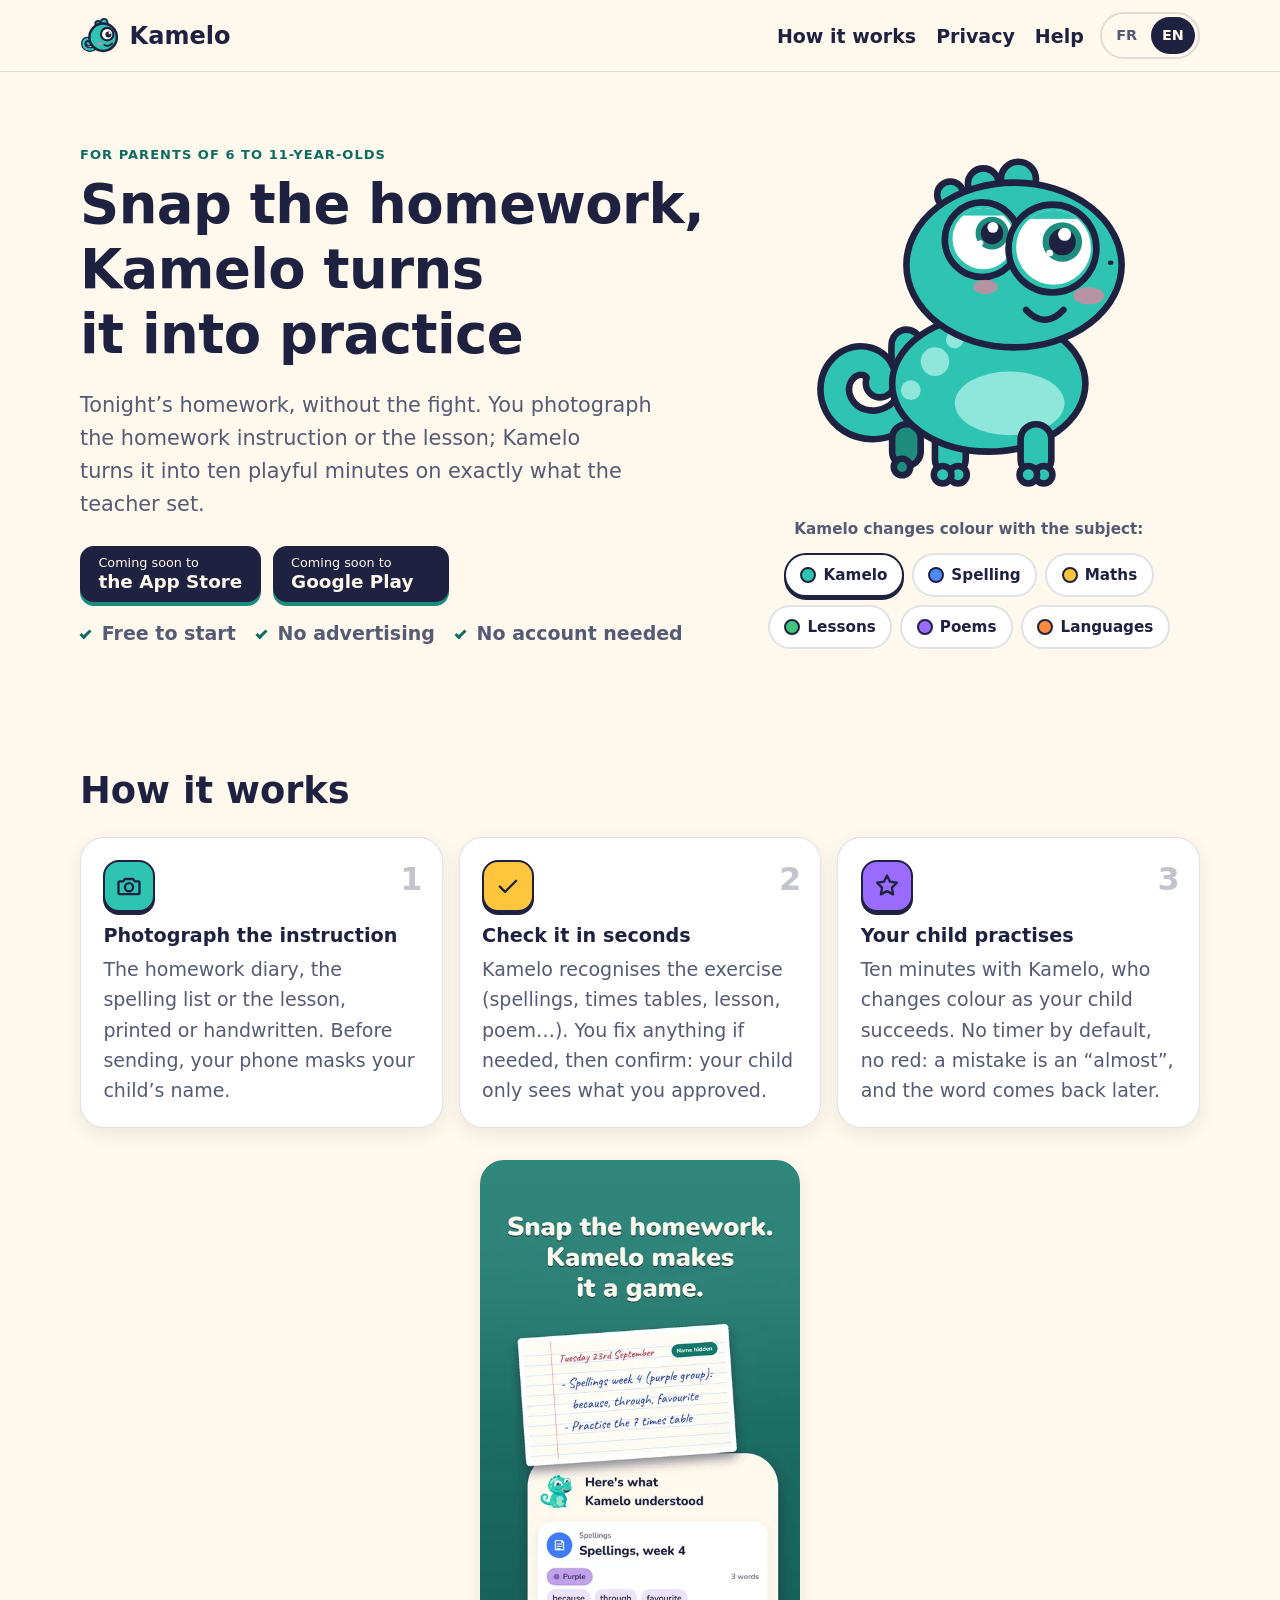
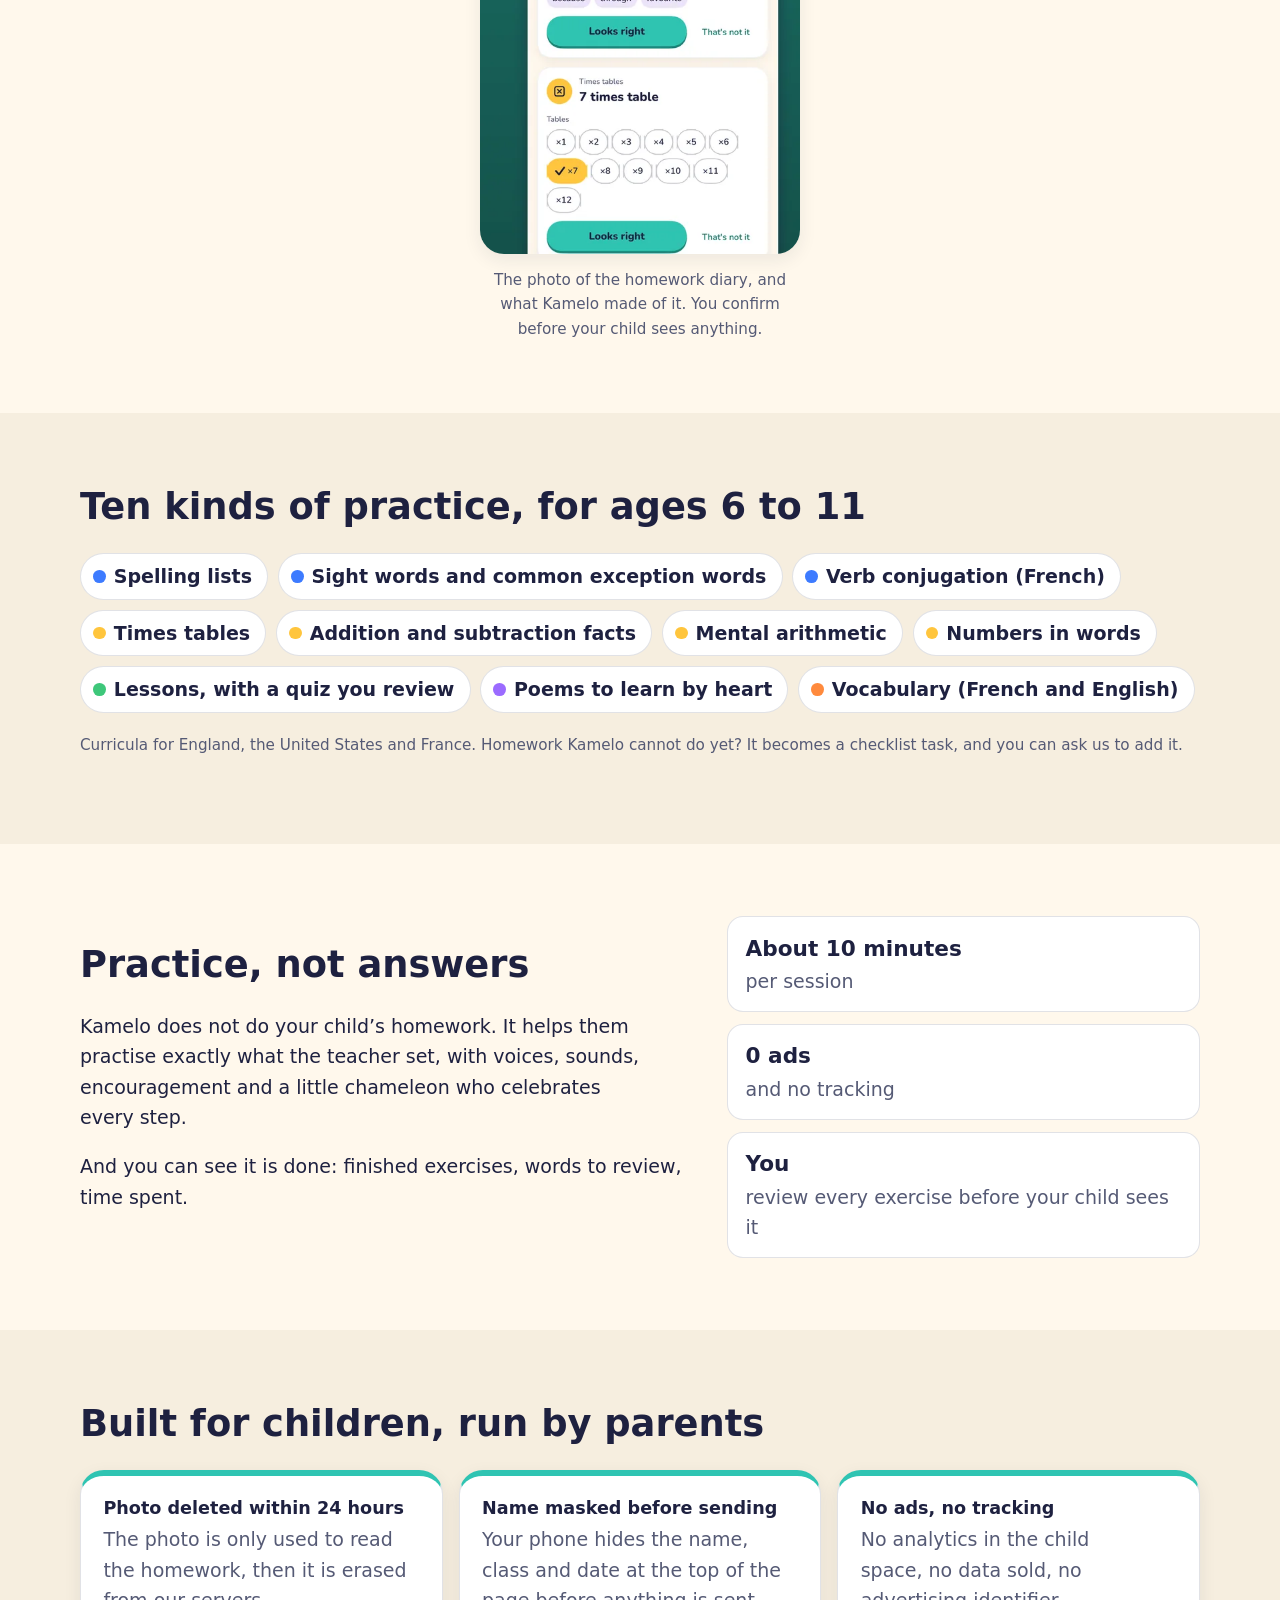
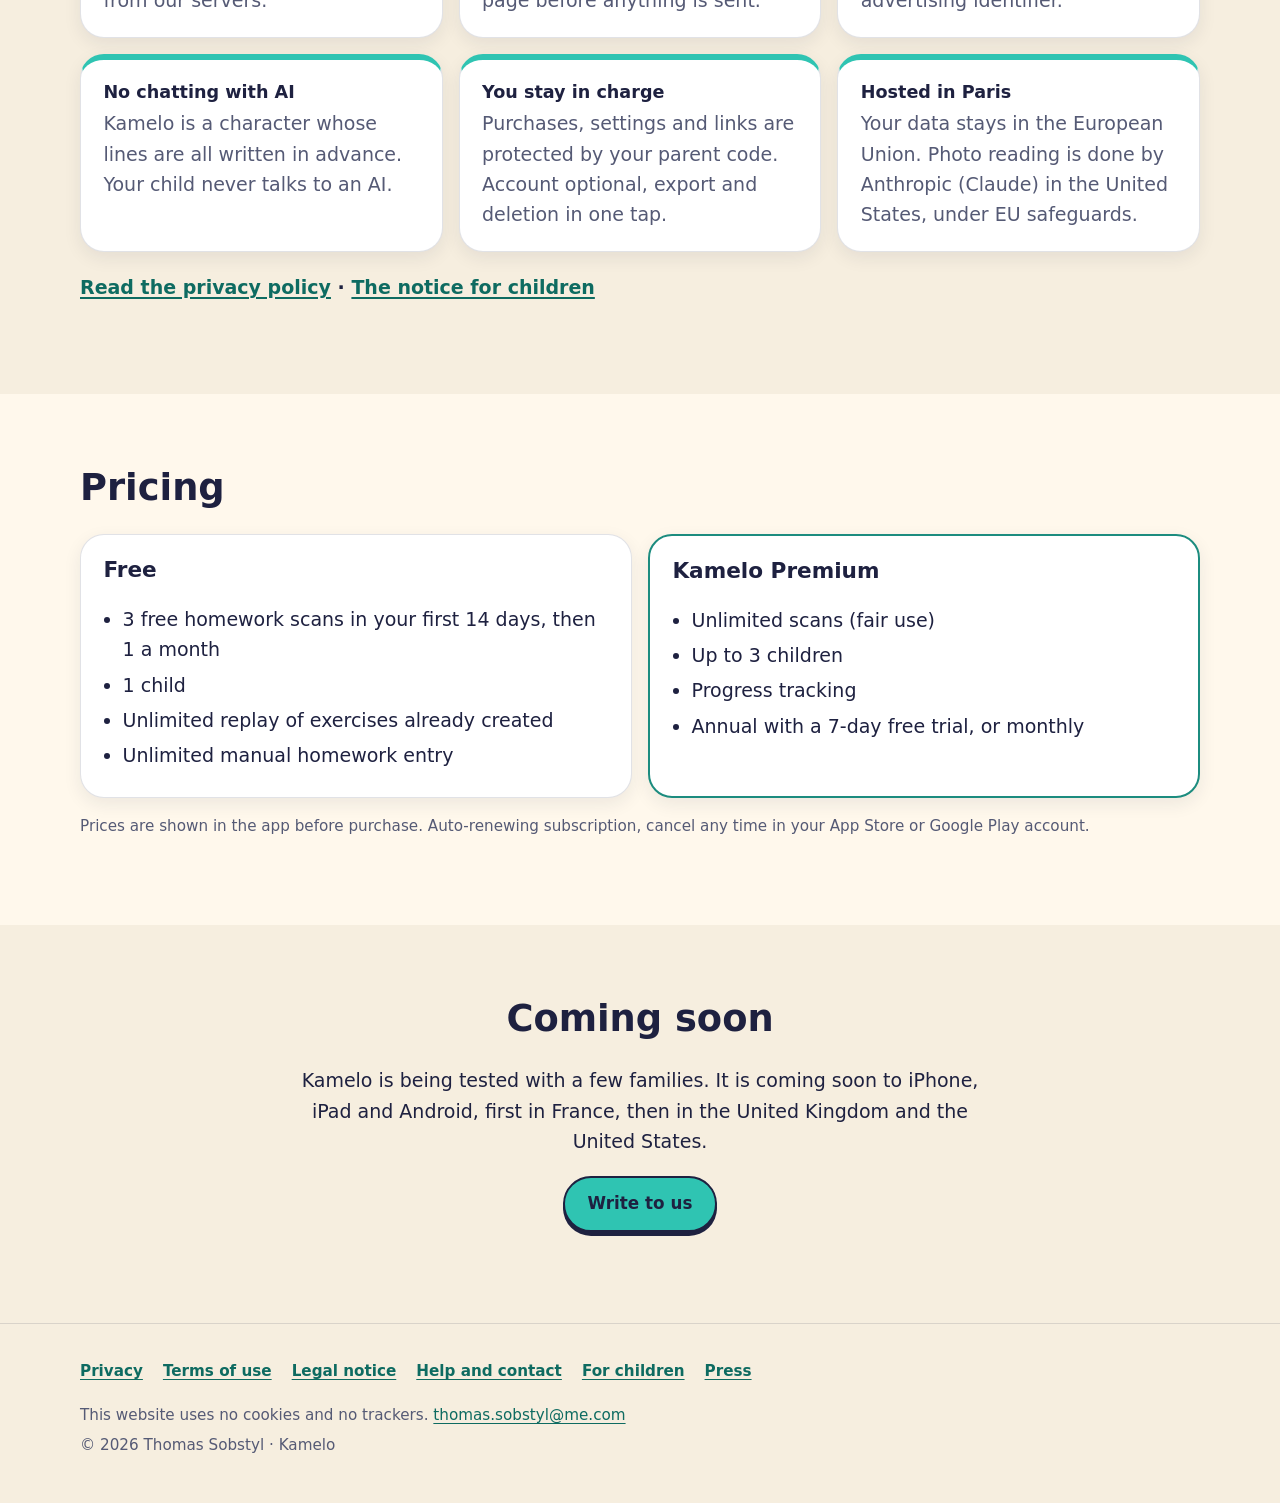
<file: index.html>
<!doctype html>
<html lang="fr" data-title-fr="Kamelo · appli d’aide aux devoirs : dictée, tables, leçons" data-title-en="Kamelo · homework help app: spellings, times tables, poems">
<head>
<meta charset="utf-8">
<meta name="viewport" content="width=device-width, initial-scale=1">
<meta http-equiv="Content-Security-Policy" content="default-src 'none'; img-src 'self'; style-src 'self'; script-src 'sha256-I9BgKOawifnJGNiBx4F5HJiavsiwz4P4nHcMTh/zUJw='; base-uri 'none'; form-action 'none'">
<meta name="referrer" content="no-referrer">
<title>Kamelo · appli d’aide aux devoirs : dictée, tables, leçons</title>
<meta name="description" content="Photographiez le cahier de textes : Kamelo transforme la dictée, les tables ou la leçon du soir en dix minutes de jeu, du CP au CM2. Sans publicité, sans traceur.">
<script type="application/ld+json">{"@context": "https://schema.org", "@type": "MobileApplication", "name": "Kamelo", "operatingSystem": "iOS, Android", "applicationCategory": "EducationalApplication", "inLanguage": ["fr", "en"], "url": "https://fox1304.github.io/kamelo-site/", "image": "https://fox1304.github.io/kamelo-site/og-kamelo.png", "description": "Photographiez le cahier de textes : Kamelo transforme la dictée, les tables ou la leçon du soir en dix minutes de jeu, du CP au CM2. Sans publicité, sans traceur.", "offers": {"@type": "Offer", "price": "0", "priceCurrency": "EUR"}, "author": {"@type": "Person", "name": "Thomas Sobstyl"}}</script>
<link rel="canonical" href="https://fox1304.github.io/kamelo-site/">
<meta property="og:url" content="https://fox1304.github.io/kamelo-site/">
<meta property="og:type" content="website">
<meta property="og:site_name" content="Kamelo">
<meta property="og:title" content="Kamelo · appli d’aide aux devoirs : dictée, tables, leçons">
<meta property="og:description" content="Photographiez le cahier de textes : Kamelo transforme la dictée, les tables ou la leçon du soir en dix minutes de jeu, du CP au CM2. Sans publicité, sans traceur.">
<meta property="og:locale" content="fr_FR">
<meta property="og:locale:alternate" content="en_GB">
<meta property="og:locale:alternate" content="en_US">
<meta property="og:image" content="https://fox1304.github.io/kamelo-site/og-kamelo.png">
<meta property="og:image:width" content="1200">
<meta property="og:image:height" content="630">
<meta property="og:image:alt" content="Kamelo, le caméléon : « Les devoirs du soir, sans dispute. »">
<meta name="twitter:card" content="summary_large_image">
<meta name="color-scheme" content="light dark">
<meta name="theme-color" content="#FFF8EC" media="(prefers-color-scheme: light)">
<meta name="theme-color" content="#14161F" media="(prefers-color-scheme: dark)">
<link rel="icon" href="favicon.svg" type="image/svg+xml">
<link rel="apple-touch-icon" href="apple-touch-icon.png">
<link rel="stylesheet" href="style.css">
<script>(function () {
  var root = document.documentElement, loc = window.location;
  function langOf(h) {
    h = (h || "").replace(/^#/, "").toLowerCase();
    if (h === "en" || h.slice(0, 3) === "en-") return "en";
    if (h === "fr" || h.slice(0, 3) === "fr-") return "fr";
    return null;
  }
  function browserLang() {
    var list = navigator.languages || [navigator.language || ""];
    for (var i = 0; i < list.length; i++) {
      var l = String(list[i]).toLowerCase().slice(0, 2);
      if (l === "fr" || l === "en") return l;
    }
    return "fr";
  }
  function apply(lang) {
    root.setAttribute("data-show", lang);
    root.setAttribute("lang", lang);
    var t = root.getAttribute("data-title-" + lang);
    if (t) document.title = t;
    var sw = document.querySelectorAll("[data-set-lang]");
    for (var i = 0; i < sw.length; i++) {
      if (sw[i].getAttribute("data-set-lang") === lang) sw[i].setAttribute("aria-current", "true");
      else sw[i].removeAttribute("aria-current");
    }
  }
  var h = loc.hash.slice(1).toLowerCase();
  if ((h === "fr" || h === "en") && window.history.replaceState) window.history.replaceState(null, "", loc.pathname + loc.search);
  apply(langOf(h) || browserLang());
  window.addEventListener("hashchange", function () { var l = langOf(loc.hash); if (l) apply(l); });
  document.addEventListener("DOMContentLoaded", function () {
    apply(root.getAttribute("data-show"));
    var sw = document.querySelectorAll("[data-set-lang]");
    for (var i = 0; i < sw.length; i++) sw[i].addEventListener("click", function (e) {
      e.preventDefault();
      apply(this.getAttribute("data-set-lang"));
    });
    var art = document.querySelector("[data-kamelo]");
    var skins = document.querySelectorAll("[data-skin]");
    for (var j = 0; j < skins.length; j++) skins[j].addEventListener("click", function () {
      if (art) {
        art.style.setProperty("--k-skin", this.getAttribute("data-skin"));
        art.style.setProperty("--k-deep", this.getAttribute("data-deep"));
        art.style.setProperty("--k-light", this.getAttribute("data-light"));
      }
      for (var k = 0; k < skins.length; k++) skins[k].setAttribute("aria-pressed", skins[k] === this ? "true" : "false");
    });
  });
})();</script>
</head>
<body class="page-home">
<a class="skip" href="#main"><span data-lang="fr">Aller au contenu</span><span data-lang="en" lang="en">Skip to content</span></a>
<header class="site-header">
  <div class="wrap header-inner">
    <a class="brand" href="./"><img src="favicon.svg" alt="" width="40" height="40"><span>Kamelo</span></a>
    <nav class="nav" aria-label="Menu">
      <ul>
        <li data-lang="fr"><a href="index.html#fr-comment-ca-marche">Comment ça marche</a></li>
        <li data-lang="fr"><a href="privacy.html#fr">Confidentialité</a></li>
        <li data-lang="fr"><a href="support.html#fr">Aide</a></li>
        <li data-lang="en" lang="en"><a href="index.html#en-how-it-works">How it works</a></li>
        <li data-lang="en" lang="en"><a href="privacy.html#en">Privacy</a></li>
        <li data-lang="en" lang="en"><a href="support.html#en">Help</a></li>
      </ul>
    </nav>
    <div class="lang-switch" role="group" aria-label="Langue / Language">
      <a href="#fr" hreflang="fr" lang="fr" data-set-lang="fr" aria-label="Français">FR</a>
      <a href="#en" hreflang="en" lang="en" data-set-lang="en" aria-label="English">EN</a>
    </div>
  </div>
</header>
<main id="main" tabindex="-1">
<section class="hero">
  <div class="wrap hero-grid">
    <div class="hero-copy">
      <div data-lang="fr">
        <p class="eyebrow">Pour les parents d’enfants de 6 à 11 ans</p>
        <h1>Photographiez les devoirs, Kamelo en fait des exercices</h1>
        <p class="lead">Les devoirs du soir, sans dispute. Vous photographiez la consigne du cahier de textes ou la leçon&#8239;; Kamelo la transforme en dix minutes de jeu, sur exactement ce que l’enseignant a demandé.</p>
        <div class="store-row">
          <a class="store" href="#fr-disponibilite"><span class="store-small">Bientôt sur</span> <span class="store-big">l’App Store</span></a>
          <a class="store" href="#fr-disponibilite"><span class="store-small">Bientôt sur</span> <span class="store-big">Google Play</span></a>
        </div>
        <ul class="ticks">
          <li>Gratuit pour commencer</li>
          <li>Sans publicité</li>
          <li>Sans compte obligatoire</li>
        </ul>
      </div>
      <div data-lang="en" lang="en">
        <p class="eyebrow">For parents of 6 to 11-year-olds</p>
        <h1>Snap the homework, Kamelo turns it into practice</h1>
        <p class="lead">Tonight’s homework, without the fight. You photograph the homework instruction or the lesson; Kamelo turns it into ten playful minutes on exactly what the teacher set.</p>
        <div class="store-row">
          <a class="store" href="#en-availability"><span class="store-small">Coming soon to</span> <span class="store-big">the App Store</span></a>
          <a class="store" href="#en-availability"><span class="store-small">Coming soon to</span> <span class="store-big">Google Play</span></a>
        </div>
        <ul class="ticks">
          <li>Free to start</li>
          <li>No advertising</li>
          <li>No account needed</li>
        </ul>
      </div>
    </div>
    <div class="hero-art">
      <svg class="kamelo" data-kamelo viewBox="24 40 306 324" width="300" height="318" aria-hidden="true" focusable="false">
        <g class="k-body">
          <path d="M122 272C121.6 263.8 118.1 227.2 119.4 222.6C120.6 218.1 128.1 237.3 129.4 244.8C130.8 252.3 129.8 260.9 127.5 267.7C125.2 274.5 120.4 281.2 115.4 285.7C110.4 290.2 103.4 293.4 97.3 294.8C91.1 296.2 84 295.7 78.3 294C72.6 292.3 67.1 288.6 63.3 284.6C59.5 280.7 56.8 275.2 55.5 270.3C54.3 265.4 54.6 259.8 55.8 255.3C57.1 250.9 59.9 246.6 62.9 243.6C65.8 240.7 70 238.6 73.6 237.6C77.3 236.7 81.4 237 84.6 237.9C87.8 238.8 90.9 240.9 92.9 243C94.9 245.1 96.1 248.1 96.7 250.5C97.2 252.9 96.1 256.4 96 257.6" fill="none" stroke="#1E2140" stroke-width="32" stroke-linecap="round" stroke-linejoin="round"/>
          <path class="k-skin-stroke" d="M122 272C121.6 263.8 118.1 227.2 119.4 222.6C120.6 218.1 128.1 237.3 129.4 244.8C130.8 252.3 129.8 260.9 127.5 267.7C125.2 274.5 120.4 281.2 115.4 285.7C110.4 290.2 103.4 293.4 97.3 294.8C91.1 296.2 84 295.7 78.3 294C72.6 292.3 67.1 288.6 63.3 284.6C59.5 280.7 56.8 275.2 55.5 270.3C54.3 265.4 54.6 259.8 55.8 255.3C57.1 250.9 59.9 246.6 62.9 243.6C65.8 240.7 70 238.6 73.6 237.6C77.3 236.7 81.4 237 84.6 237.9C87.8 238.8 90.9 240.9 92.9 243C94.9 245.1 96.1 248.1 96.7 250.5C97.2 252.9 96.1 256.4 96 257.6" fill="none" stroke="#2FC4B2" stroke-width="20" stroke-linecap="round" stroke-linejoin="round"/>
          <rect class="k-deep" x="107" y="295" width="26" height="38" rx="13" fill="#1F8C80" stroke="#1E2140" stroke-width="6"/>
          <circle class="k-deep" cx="116" cy="334" r="7.5" fill="#1F8C80" stroke="#1E2140" stroke-width="6"/>
          <rect class="k-skin" x="146" y="295" width="28" height="46" rx="14" fill="#2FC4B2" stroke="#1E2140" stroke-width="6"/>
          <circle class="k-skin" cx="167" cy="341" r="8" fill="#2FC4B2" stroke="#1E2140" stroke-width="6"/>
          <circle class="k-skin" cx="153" cy="341" r="8" fill="#2FC4B2" stroke="#1E2140" stroke-width="6"/>
          <ellipse class="k-skin" cx="195" cy="258" rx="88" ry="62" fill="#2FC4B2" stroke="#1E2140" stroke-width="6"/>
          <ellipse class="k-light" cx="214" cy="276" rx="50" ry="29" fill="#8FE6DA"/>
          <circle class="k-light" cx="164" cy="218" r="8" fill="#8FE6DA"/>
          <circle class="k-light" cx="124" cy="264" r="9" fill="#8FE6DA"/>
          <circle class="k-light" cx="146" cy="238" r="13" fill="#8FE6DA"/>
          <rect class="k-skin" x="224" y="295" width="28" height="46" rx="14" fill="#2FC4B2" stroke="#1E2140" stroke-width="6"/>
          <circle class="k-skin" cx="245" cy="341" r="8" fill="#2FC4B2" stroke="#1E2140" stroke-width="6"/>
          <circle class="k-skin" cx="231" cy="341" r="8" fill="#2FC4B2" stroke="#1E2140" stroke-width="6"/>
        </g>
        <g class="k-head">
          <circle class="k-skin" cx="160" cy="86" r="12" fill="#2FC4B2" stroke="#1E2140" stroke-width="6"/>
          <circle class="k-skin" cx="190" cy="76" r="14" fill="#2FC4B2" stroke="#1E2140" stroke-width="6"/>
          <circle class="k-skin" cx="222" cy="72" r="16" fill="#2FC4B2" stroke="#1E2140" stroke-width="6"/>
          <ellipse class="k-skin" cx="218" cy="150" rx="98" ry="75" fill="#2FC4B2" stroke="#1E2140" stroke-width="6"/>
          <ellipse cx="306" cy="148" rx="2.5" ry="2" fill="#1E2140"/>
          <circle class="k-skin" cx="189" cy="127" r="34" fill="#2FC4B2" stroke="#1E2140" stroke-width="6"/>
          <clipPath id="k-eye-b"><circle cx="190" cy="126" r="28"/></clipPath>
          <circle cx="190" cy="126" r="28" fill="#FFFFFF"/>
          <g clip-path="url(#k-eye-b)">
            <g class="k-gaze"><circle class="k-deep" cx="198" cy="121" r="15" fill="#1F8C80"/><circle cx="198" cy="121" r="10.2" fill="#1E2140"/></g>
            <rect class="k-skin k-lid" x="158" y="96" width="64" height="9" fill="#2FC4B2"/>
          </g>
          <circle cx="198.75" cy="115.75" r="4.95" fill="#FFFFFF"/>
          <circle cx="187.5" cy="130" r="2.55" fill="#FFFFFF"/>
          <ellipse cx="192" cy="170" rx="11" ry="6.5" fill="#FF7A9A" opacity="0.65"/>
          <ellipse cx="286" cy="178" rx="14" ry="8" fill="#FF7A9A" opacity="0.65"/>
          <circle class="k-skin" cx="253" cy="135" r="40" fill="#2FC4B2" stroke="#1E2140" stroke-width="6"/>
          <clipPath id="k-eye-f"><circle cx="254" cy="134" r="34"/></clipPath>
          <circle cx="254" cy="134" r="34" fill="#FFFFFF"/>
          <g clip-path="url(#k-eye-f)">
            <g class="k-gaze"><circle class="k-deep" cx="262" cy="129" r="18" fill="#1F8C80"/><circle cx="262" cy="129" r="12.24" fill="#1E2140"/></g>
            <rect class="k-skin k-lid" x="216" y="98" width="76" height="10" fill="#2FC4B2"/>
          </g>
          <circle cx="264.1" cy="122.1" r="5.94" fill="#FFFFFF"/>
          <circle cx="250.6" cy="139.2" r="3.06" fill="#FFFFFF"/>
          <path d="M229 191Q246 209 263 191" fill="none" stroke="#1E2140" stroke-width="6" stroke-linecap="round"/>
        </g>
      </svg>
      <div class="skins" role="group" aria-labelledby="skins-label">
        <p id="skins-label" class="skins-label"><span data-lang="fr">Kamelo change de couleur selon la matière&#8239;:</span><span data-lang="en" lang="en">Kamelo changes colour with the subject:</span></p>
        <button type="button" class="skin skin-kamelo" data-skin="#2FC4B2" data-deep="#1F8C80" data-light="#8FE6DA" aria-pressed="true"><span class="dot" aria-hidden="true"></span>Kamelo</button>
        <button type="button" class="skin skin-french" data-skin="#4F8BFF" data-deep="#2A5BC4" data-light="#B9D0FF" aria-pressed="false"><span class="dot" aria-hidden="true"></span><span data-lang="fr">Français</span><span data-lang="en" lang="en">Spelling</span></button>
        <button type="button" class="skin skin-maths" data-skin="#FFC53D" data-deep="#C8900E" data-light="#FFE7A6" aria-pressed="false"><span class="dot" aria-hidden="true"></span><span data-lang="fr">Maths</span><span data-lang="en" lang="en">Maths</span></button>
        <button type="button" class="skin skin-lesson" data-skin="#3EC77A" data-deep="#238A50" data-light="#A9EBC6" aria-pressed="false"><span class="dot" aria-hidden="true"></span><span data-lang="fr">Leçons</span><span data-lang="en" lang="en">Lessons</span></button>
        <button type="button" class="skin skin-poetry" data-skin="#9B6BFF" data-deep="#6B44C9" data-light="#D3C1FF" aria-pressed="false"><span class="dot" aria-hidden="true"></span><span data-lang="fr">Poésie</span><span data-lang="en" lang="en">Poems</span></button>
        <button type="button" class="skin skin-language" data-skin="#FF8A3D" data-deep="#C45A14" data-light="#FFC8A1" aria-pressed="false"><span class="dot" aria-hidden="true"></span><span data-lang="fr">Langues</span><span data-lang="en" lang="en">Languages</span></button>
      </div>
    </div>
  </div>
</section>

<div data-lang="fr" lang="fr" id="fr">
  <section class="band" aria-labelledby="fr-comment-ca-marche">
    <div class="wrap">
      <h2 id="fr-comment-ca-marche" class="section-title">Comment ça marche&#8239;?</h2>
      <ol class="steps">
        <li class="card step">
          <span class="step-icon" aria-hidden="true"><svg viewBox="0 0 24 24" width="28" height="28" fill="none" stroke="currentColor" stroke-width="2" stroke-linecap="round" stroke-linejoin="round"><path d="M4 8h3l1.5-2h7L17 8h3a1 1 0 0 1 1 1v9a1 1 0 0 1-1 1H4a1 1 0 0 1-1-1V9a1 1 0 0 1 1-1z"/><circle cx="12" cy="13" r="3.5"/></svg></span>
          <h3>Photographiez la consigne</h3>
          <p>Le cahier de textes, la liste de mots ou la leçon, imprimés ou manuscrits. Avant l’envoi, votre téléphone masque le nom de votre enfant.</p>
        </li>
        <li class="card step">
          <span class="step-icon" aria-hidden="true"><svg viewBox="0 0 24 24" width="28" height="28" fill="none" stroke="currentColor" stroke-width="2" stroke-linecap="round" stroke-linejoin="round"><path d="M5 12.5l4.5 4.5L19 7.5"/></svg></span>
          <h3>Vérifiez en quelques secondes</h3>
          <p>Kamelo reconnaît l’exercice (dictée, tables, leçon, poésie…). Vous corrigez si besoin, puis vous confirmez&#8239;: votre enfant ne voit que ce que vous avez validé.</p>
        </li>
        <li class="card step">
          <span class="step-icon" aria-hidden="true"><svg viewBox="0 0 24 24" width="28" height="28" fill="none" stroke="currentColor" stroke-width="2" stroke-linecap="round" stroke-linejoin="round"><path d="M12 3l2.6 5.3 5.9.9-4.3 4.2 1 5.8L12 16.4 6.8 19.2l1-5.8L3.5 9.2l5.9-.9z"/></svg></span>
          <h3>Votre enfant s’entraîne</h3>
          <p>Dix minutes avec Kamelo, qui change de couleur au fil des réussites. Pas de chrono par défaut, pas de rouge&#8239;: une erreur, c’est un «&nbsp;presque&nbsp;», et le mot revient plus tard.</p>
        </li>
      </ol>
      <figure class="shot">
        <img src="shot-scan-fr.webp" width="480" height="1040" loading="lazy" decoding="async" alt="Une page de cahier de textes photographiée, prénom masqué, et les exercices que Kamelo en a tirés : la dictée 2 (la girafe, le musicien, un film) et la table de 7, à confirmer.">
        <figcaption>La photo du cahier de textes, et ce que Kamelo en a fait. Vous confirmez avant que votre enfant ne voie quoi que ce soit.</figcaption>
      </figure>
    </div>
  </section>

  <section class="band band-alt" aria-labelledby="fr-exercices">
    <div class="wrap">
      <h2 id="fr-exercices" class="section-title">Dix types d’exercices, du CP au CM2</h2>
      <ul class="types">
        <li class="t-french">Dictée et listes de mots</li>
        <li class="t-french">Mots invariables</li>
        <li class="t-french">Conjugaison</li>
        <li class="t-maths">Tables de multiplication</li>
        <li class="t-maths">Additions et soustractions</li>
        <li class="t-maths">Calcul mental</li>
        <li class="t-maths">Nombres en lettres</li>
        <li class="t-lesson">Leçons, avec un quiz relu par vous</li>
        <li class="t-poetry">Poésie à apprendre</li>
        <li class="t-language">Vocabulaire d’anglais</li>
      </ul>
      <p class="note">Programmes de France, d’Angleterre et des États-Unis. Un devoir que Kamelo ne sait pas encore faire&#8239;? Il devient une tâche à cocher, et vous pouvez nous demander de l’ajouter.</p>
    </div>
  </section>

  <section class="band" aria-labelledby="fr-entrainement">
    <div class="wrap split">
      <div>
        <h2 id="fr-entrainement" class="section-title">L’entraînement, pas les réponses</h2>
        <p>Kamelo ne fait pas les devoirs à la place de votre enfant. Il l’aide à s’entraîner sur ce que l’enseignant a demandé, avec des voix, des sons, des encouragements et un petit caméléon qui se réjouit de chaque progrès.</p>
        <p>Et vous, vous voyez que c’est fait&#8239;: les exercices terminés, les mots à revoir, le temps passé.</p>
      </div>
      <ul class="facts">
        <li><strong>10 minutes</strong> environ par séance</li>
        <li><strong>0 publicité</strong> et aucun traceur</li>
        <li><strong>Vous</strong> relisez chaque exercice avant votre enfant</li>
      </ul>
    </div>
  </section>

  <section class="band band-alt" aria-labelledby="fr-vie-privee">
    <div class="wrap">
      <h2 id="fr-vie-privee" class="section-title">Pensé pour les enfants, piloté par les parents</h2>
      <ul class="promises">
        <li class="card"><h3>Photo supprimée sous 24&nbsp;heures</h3><p>La photo sert uniquement à lire le devoir, puis elle est effacée de nos serveurs.</p></li>
        <li class="card"><h3>Nom masqué avant l’envoi</h3><p>Votre téléphone cache le nom, la classe et la date en haut de la feuille avant tout envoi.</p></li>
        <li class="card"><h3>Ni publicité, ni traceur</h3><p>Aucun outil d’analyse dans l’espace enfant, aucune donnée revendue, aucun identifiant publicitaire.</p></li>
        <li class="card"><h3>Pas de discussion avec l’IA</h3><p>Kamelo est un personnage dont toutes les phrases sont écrites à l’avance. Votre enfant ne parle jamais à une IA.</p></li>
        <li class="card"><h3>Vous gardez la main</h3><p>Achats, réglages et liens sont protégés par votre code parent. Compte facultatif, export et suppression en un geste.</p></li>
        <li class="card"><h3>Hébergé à Paris</h3><p>Vos données restent dans l’Union européenne. La lecture des photos est confiée à Anthropic (Claude), aux États-Unis, avec les garanties européennes.</p></li>
      </ul>
      <p class="more"><a href="privacy.html#fr">Lire la politique de confidentialité</a> · <a href="children.html#fr">La notice pour les enfants</a></p>
    </div>
  </section>

  <section class="band" aria-labelledby="fr-tarifs">
    <div class="wrap">
      <h2 id="fr-tarifs" class="section-title">Tarifs</h2>
      <div class="plans">
        <div class="card plan">
          <h3>Gratuit</h3>
          <ul>
            <li>3 scans de devoirs offerts les 14 premiers jours, puis 1 par mois</li>
            <li>1 enfant</li>
            <li>Exercices déjà créés illimités</li>
            <li>Saisie manuelle des devoirs, illimitée</li>
          </ul>
        </div>
        <div class="card plan plan-premium">
          <h3>Kamelo Premium</h3>
          <ul>
            <li>Scans illimités (usage raisonnable)</li>
            <li>Jusqu’à 3 enfants</li>
            <li>Suivi des progrès</li>
            <li>Annuel avec 7 jours d’essai gratuit, ou mensuel</li>
          </ul>
        </div>
      </div>
      <p class="note">Prix affichés dans l’application avant l’achat. Abonnement à renouvellement automatique, résiliable à tout moment depuis votre compte App Store ou Google Play.</p>
    </div>
  </section>

  <section class="band band-alt" aria-labelledby="fr-disponibilite">
    <div class="wrap narrow center">
      <h2 id="fr-disponibilite" class="section-title">Bientôt disponible</h2>
      <p>Kamelo est en test auprès de quelques familles. Il arrive bientôt sur iPhone, iPad et Android, d’abord en France, puis au Royaume-Uni et aux États-Unis.</p>
      <p><a class="btn" href="mailto:thomas.sobstyl@me.com">Nous écrire</a></p>
    </div>
  </section>
</div>

<div data-lang="en" lang="en" id="en">
  <section class="band" aria-labelledby="en-how-it-works">
    <div class="wrap">
      <h2 id="en-how-it-works" class="section-title">How it works</h2>
      <ol class="steps">
        <li class="card step">
          <span class="step-icon" aria-hidden="true"><svg viewBox="0 0 24 24" width="28" height="28" fill="none" stroke="currentColor" stroke-width="2" stroke-linecap="round" stroke-linejoin="round"><path d="M4 8h3l1.5-2h7L17 8h3a1 1 0 0 1 1 1v9a1 1 0 0 1-1 1H4a1 1 0 0 1-1-1V9a1 1 0 0 1 1-1z"/><circle cx="12" cy="13" r="3.5"/></svg></span>
          <h3>Photograph the instruction</h3>
          <p>The homework diary, the spelling list or the lesson, printed or handwritten. Before sending, your phone masks your child’s name.</p>
        </li>
        <li class="card step">
          <span class="step-icon" aria-hidden="true"><svg viewBox="0 0 24 24" width="28" height="28" fill="none" stroke="currentColor" stroke-width="2" stroke-linecap="round" stroke-linejoin="round"><path d="M5 12.5l4.5 4.5L19 7.5"/></svg></span>
          <h3>Check it in seconds</h3>
          <p>Kamelo recognises the exercise (spellings, times tables, lesson, poem…). You fix anything if needed, then confirm: your child only sees what you approved.</p>
        </li>
        <li class="card step">
          <span class="step-icon" aria-hidden="true"><svg viewBox="0 0 24 24" width="28" height="28" fill="none" stroke="currentColor" stroke-width="2" stroke-linecap="round" stroke-linejoin="round"><path d="M12 3l2.6 5.3 5.9.9-4.3 4.2 1 5.8L12 16.4 6.8 19.2l1-5.8L3.5 9.2l5.9-.9z"/></svg></span>
          <h3>Your child practises</h3>
          <p>Ten minutes with Kamelo, who changes colour as your child succeeds. No timer by default, no red: a mistake is an “almost”, and the word comes back later.</p>
        </li>
      </ol>
      <figure class="shot">
        <img src="shot-scan-en.webp" width="480" height="1040" loading="lazy" decoding="async" alt="A photographed homework diary page, name masked, and the exercises Kamelo made from it: this week's spellings (because, through, favourite) and the 7 times table, ready to confirm.">
        <figcaption>The photo of the homework diary, and what Kamelo made of it. You confirm before your child sees anything.</figcaption>
      </figure>
    </div>
  </section>

  <section class="band band-alt" aria-labelledby="en-exercises">
    <div class="wrap">
      <h2 id="en-exercises" class="section-title">Ten kinds of practice, for ages 6 to 11</h2>
      <ul class="types">
        <li class="t-french">Spelling lists</li>
        <li class="t-french">Sight words and common exception words</li>
        <li class="t-french">Verb conjugation (French)</li>
        <li class="t-maths">Times tables</li>
        <li class="t-maths">Addition and subtraction facts</li>
        <li class="t-maths">Mental arithmetic</li>
        <li class="t-maths">Numbers in words</li>
        <li class="t-lesson">Lessons, with a quiz you review</li>
        <li class="t-poetry">Poems to learn by heart</li>
        <li class="t-language">Vocabulary (French and English)</li>
      </ul>
      <p class="note">Curricula for England, the United States and France. Homework Kamelo cannot do yet? It becomes a checklist task, and you can ask us to add it.</p>
    </div>
  </section>

  <section class="band" aria-labelledby="en-practice">
    <div class="wrap split">
      <div>
        <h2 id="en-practice" class="section-title">Practice, not answers</h2>
        <p>Kamelo does not do your child’s homework. It helps them practise exactly what the teacher set, with voices, sounds, encouragement and a little chameleon who celebrates every step.</p>
        <p>And you can see it is done: finished exercises, words to review, time spent.</p>
      </div>
      <ul class="facts">
        <li><strong>About 10 minutes</strong> per session</li>
        <li><strong>0 ads</strong> and no tracking</li>
        <li><strong>You</strong> review every exercise before your child sees it</li>
      </ul>
    </div>
  </section>

  <section class="band band-alt" aria-labelledby="en-privacy">
    <div class="wrap">
      <h2 id="en-privacy" class="section-title">Built for children, run by parents</h2>
      <ul class="promises">
        <li class="card"><h3>Photo deleted within 24 hours</h3><p>The photo is only used to read the homework, then it is erased from our servers.</p></li>
        <li class="card"><h3>Name masked before sending</h3><p>Your phone hides the name, class and date at the top of the page before anything is sent.</p></li>
        <li class="card"><h3>No ads, no tracking</h3><p>No analytics in the child space, no data sold, no advertising identifier.</p></li>
        <li class="card"><h3>No chatting with AI</h3><p>Kamelo is a character whose lines are all written in advance. Your child never talks to an AI.</p></li>
        <li class="card"><h3>You stay in charge</h3><p>Purchases, settings and links are protected by your parent code. Account optional, export and deletion in one tap.</p></li>
        <li class="card"><h3>Hosted in Paris</h3><p>Your data stays in the European Union. Photo reading is done by Anthropic (Claude) in the United States, under EU safeguards.</p></li>
      </ul>
      <p class="more"><a href="privacy.html#en">Read the privacy policy</a> · <a href="children.html#en">The notice for children</a></p>
    </div>
  </section>

  <section class="band" aria-labelledby="en-pricing">
    <div class="wrap">
      <h2 id="en-pricing" class="section-title">Pricing</h2>
      <div class="plans">
        <div class="card plan">
          <h3>Free</h3>
          <ul>
            <li>3 free homework scans in your first 14 days, then 1 a month</li>
            <li>1 child</li>
            <li>Unlimited replay of exercises already created</li>
            <li>Unlimited manual homework entry</li>
          </ul>
        </div>
        <div class="card plan plan-premium">
          <h3>Kamelo Premium</h3>
          <ul>
            <li>Unlimited scans (fair use)</li>
            <li>Up to 3 children</li>
            <li>Progress tracking</li>
            <li>Annual with a 7-day free trial, or monthly</li>
          </ul>
        </div>
      </div>
      <p class="note">Prices are shown in the app before purchase. Auto-renewing subscription, cancel any time in your App Store or Google Play account.</p>
    </div>
  </section>

  <section class="band band-alt" aria-labelledby="en-availability">
    <div class="wrap narrow center">
      <h2 id="en-availability" class="section-title">Coming soon</h2>
      <p>Kamelo is being tested with a few families. It is coming soon to iPhone, iPad and Android, first in France, then in the United Kingdom and the United States.</p>
      <p><a class="btn" href="mailto:thomas.sobstyl@me.com">Write to us</a></p>
    </div>
  </section>
</div>
</main>
<footer class="site-footer">
  <div class="wrap">
    <div class="footer-block" data-lang="fr">
      <nav aria-label="Liens utiles">
        <ul class="footer-links">
          <li><a href="privacy.html#fr">Confidentialité</a></li>
          <li><a href="terms.html#fr">Conditions d’utilisation</a></li>
          <li><a href="terms.html#fr-mentions-legales">Mentions légales</a></li>
          <li><a href="support.html#fr">Aide et contact</a></li>
          <li><a href="children.html#fr">Pour les enfants</a></li>
          <li><a href="press.html#fr">Presse</a></li>
        </ul>
      </nav>
      <p class="footer-note">Ce site n’utilise aucun cookie ni aucun traceur. <a href="mailto:thomas.sobstyl@me.com">thomas.sobstyl@me.com</a></p>
      <p class="footer-copy">© 2026 Thomas Sobstyl · Kamelo</p>
    </div>
    <div class="footer-block" data-lang="en" lang="en">
      <nav aria-label="Useful links">
        <ul class="footer-links">
          <li><a href="privacy.html#en">Privacy</a></li>
          <li><a href="terms.html#en">Terms of use</a></li>
          <li><a href="terms.html#en-legal-notice">Legal notice</a></li>
          <li><a href="support.html#en">Help and contact</a></li>
          <li><a href="children.html#en">For children</a></li>
          <li><a href="press.html#en">Press</a></li>
        </ul>
      </nav>
      <p class="footer-note">This website uses no cookies and no trackers. <a href="mailto:thomas.sobstyl@me.com">thomas.sobstyl@me.com</a></p>
      <p class="footer-copy">© 2026 Thomas Sobstyl · Kamelo</p>
    </div>
  </div>
</footer>
</body>
</html>
</file>
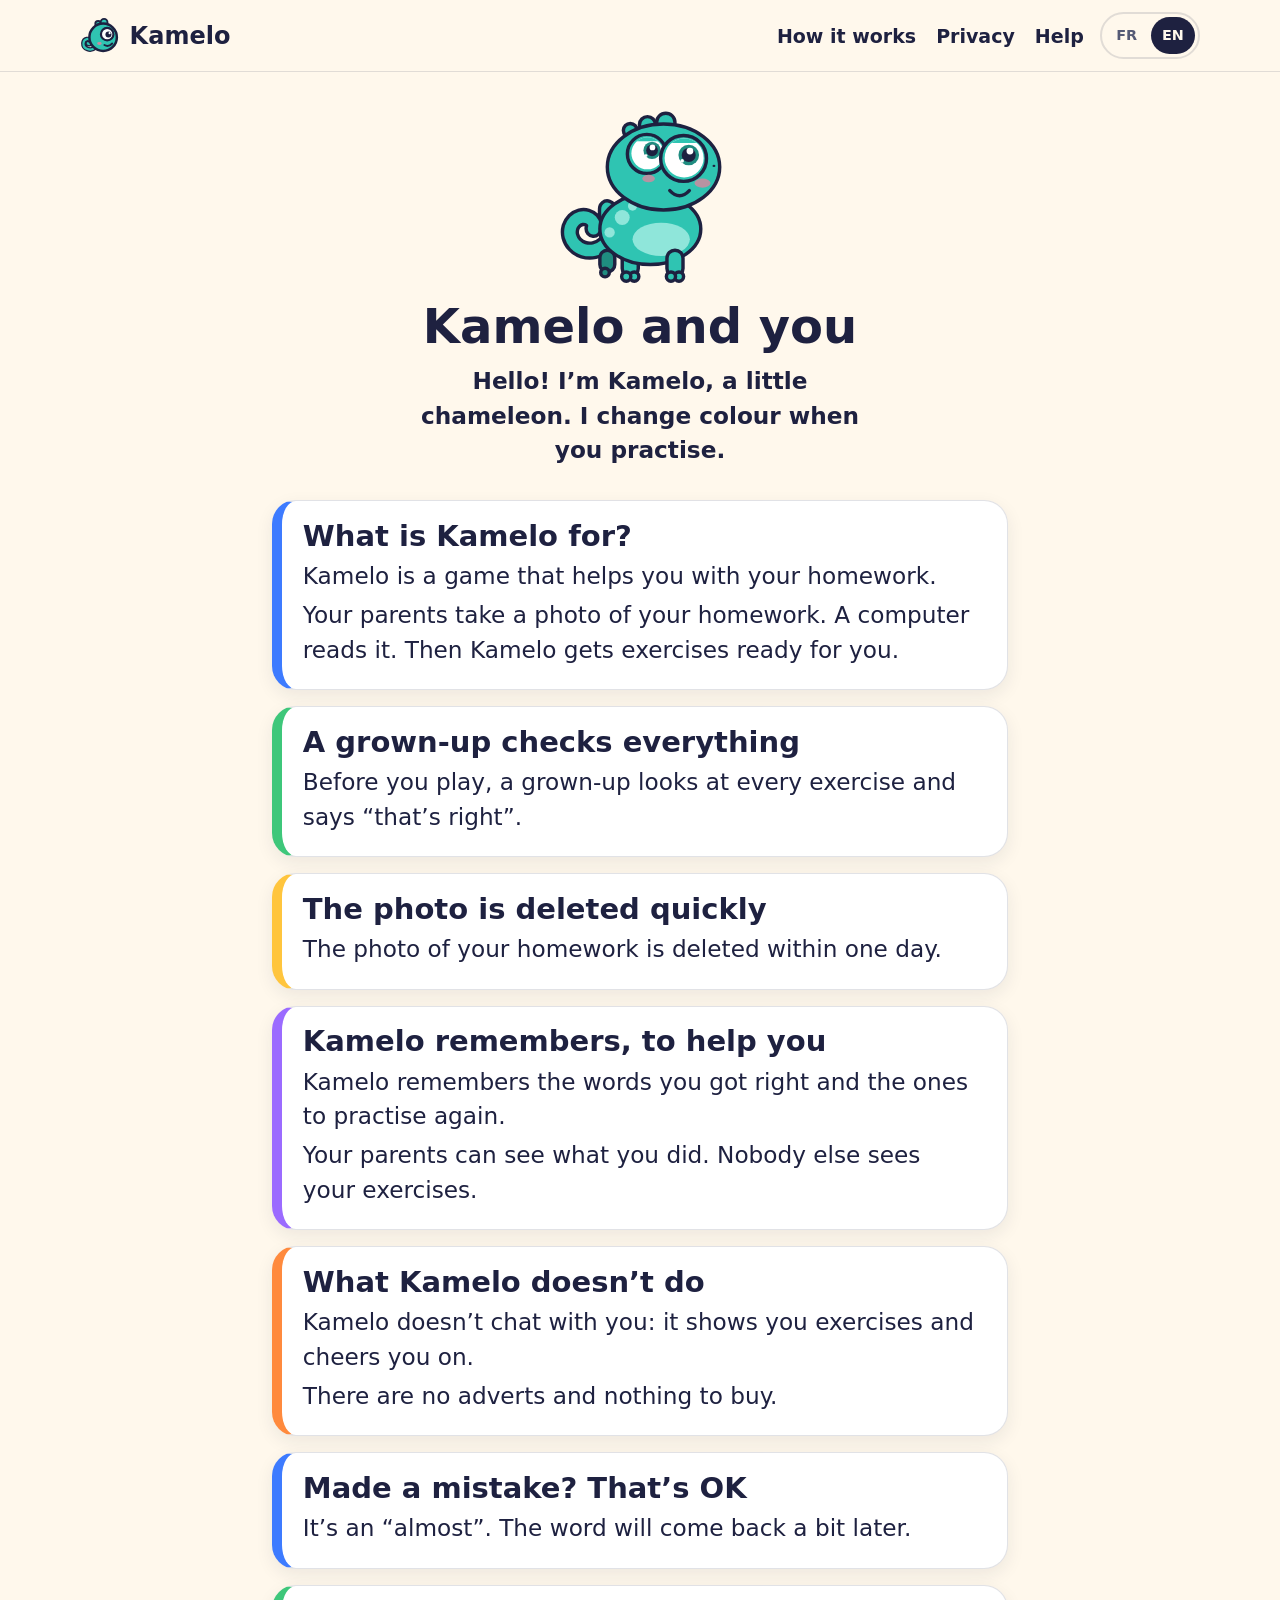
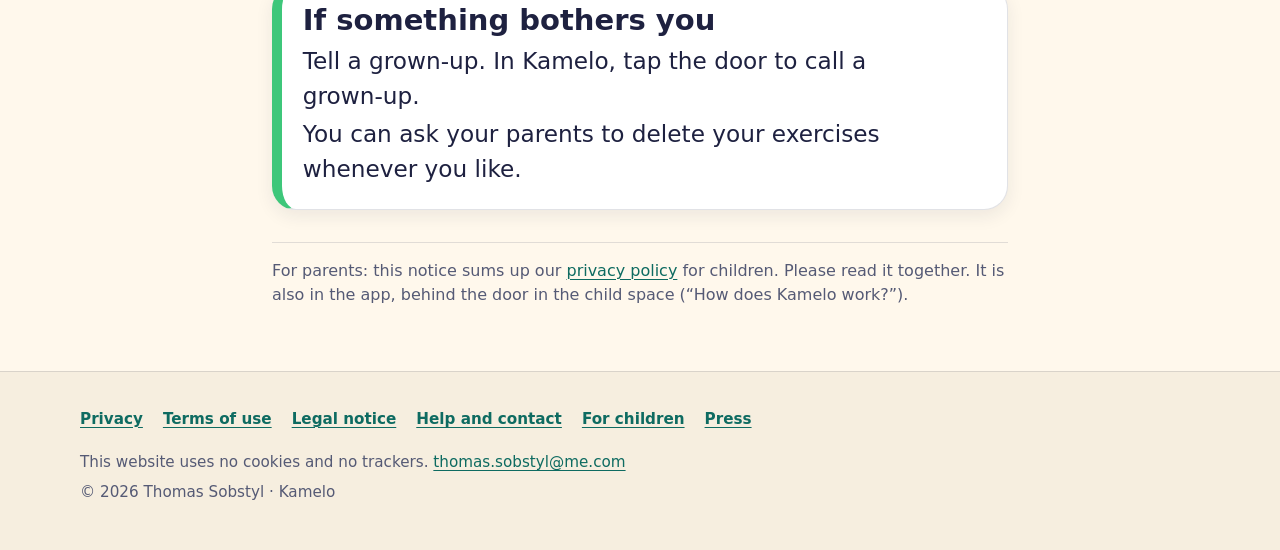
<file: children.html>
<!doctype html>
<html lang="fr" data-title-fr="Kamelo et toi · la notice pour les enfants" data-title-en="Kamelo and you · the notice for children">
<head>
<meta charset="utf-8">
<meta name="viewport" content="width=device-width, initial-scale=1">
<meta http-equiv="Content-Security-Policy" content="default-src 'none'; img-src 'self'; style-src 'self'; script-src 'sha256-I9BgKOawifnJGNiBx4F5HJiavsiwz4P4nHcMTh/zUJw='; base-uri 'none'; form-action 'none'">
<meta name="referrer" content="no-referrer">
<title>Kamelo et toi · la notice pour les enfants</title>
<meta name="description" content="Kamelo expliqué aux enfants de 6 à 11 ans, avec des mots simples : ce que fait Kamelo, qui voit tes exercices, et à qui en parler. Kamelo explained to children.">
<link rel="canonical" href="https://fox1304.github.io/kamelo-site/children.html">
<meta property="og:url" content="https://fox1304.github.io/kamelo-site/children.html">
<meta property="og:type" content="website">
<meta property="og:site_name" content="Kamelo">
<meta property="og:title" content="Kamelo et toi · la notice pour les enfants">
<meta property="og:description" content="Kamelo expliqué aux enfants de 6 à 11 ans, avec des mots simples : ce que fait Kamelo, qui voit tes exercices, et à qui en parler. Kamelo explained to children.">
<meta property="og:locale" content="fr_FR">
<meta property="og:locale:alternate" content="en_GB">
<meta property="og:locale:alternate" content="en_US">
<meta property="og:image" content="https://fox1304.github.io/kamelo-site/og-kamelo.png">
<meta property="og:image:width" content="1200">
<meta property="og:image:height" content="630">
<meta property="og:image:alt" content="Kamelo, le caméléon : « Les devoirs du soir, sans dispute. »">
<meta name="twitter:card" content="summary_large_image">
<meta name="color-scheme" content="light dark">
<meta name="theme-color" content="#FFF8EC" media="(prefers-color-scheme: light)">
<meta name="theme-color" content="#14161F" media="(prefers-color-scheme: dark)">
<link rel="icon" href="favicon.svg" type="image/svg+xml">
<link rel="apple-touch-icon" href="apple-touch-icon.png">
<link rel="stylesheet" href="style.css">
<script>(function () {
  var root = document.documentElement, loc = window.location;
  function langOf(h) {
    h = (h || "").replace(/^#/, "").toLowerCase();
    if (h === "en" || h.slice(0, 3) === "en-") return "en";
    if (h === "fr" || h.slice(0, 3) === "fr-") return "fr";
    return null;
  }
  function browserLang() {
    var list = navigator.languages || [navigator.language || ""];
    for (var i = 0; i < list.length; i++) {
      var l = String(list[i]).toLowerCase().slice(0, 2);
      if (l === "fr" || l === "en") return l;
    }
    return "fr";
  }
  function apply(lang) {
    root.setAttribute("data-show", lang);
    root.setAttribute("lang", lang);
    var t = root.getAttribute("data-title-" + lang);
    if (t) document.title = t;
    var sw = document.querySelectorAll("[data-set-lang]");
    for (var i = 0; i < sw.length; i++) {
      if (sw[i].getAttribute("data-set-lang") === lang) sw[i].setAttribute("aria-current", "true");
      else sw[i].removeAttribute("aria-current");
    }
  }
  var h = loc.hash.slice(1).toLowerCase();
  if ((h === "fr" || h === "en") && window.history.replaceState) window.history.replaceState(null, "", loc.pathname + loc.search);
  apply(langOf(h) || browserLang());
  window.addEventListener("hashchange", function () { var l = langOf(loc.hash); if (l) apply(l); });
  document.addEventListener("DOMContentLoaded", function () {
    apply(root.getAttribute("data-show"));
    var sw = document.querySelectorAll("[data-set-lang]");
    for (var i = 0; i < sw.length; i++) sw[i].addEventListener("click", function (e) {
      e.preventDefault();
      apply(this.getAttribute("data-set-lang"));
    });
    var art = document.querySelector("[data-kamelo]");
    var skins = document.querySelectorAll("[data-skin]");
    for (var j = 0; j < skins.length; j++) skins[j].addEventListener("click", function () {
      if (art) {
        art.style.setProperty("--k-skin", this.getAttribute("data-skin"));
        art.style.setProperty("--k-deep", this.getAttribute("data-deep"));
        art.style.setProperty("--k-light", this.getAttribute("data-light"));
      }
      for (var k = 0; k < skins.length; k++) skins[k].setAttribute("aria-pressed", skins[k] === this ? "true" : "false");
    });
  });
})();</script>
</head>
<body class="page-children">
<a class="skip" href="#main"><span data-lang="fr">Aller au contenu</span><span data-lang="en" lang="en">Skip to content</span></a>
<header class="site-header">
  <div class="wrap header-inner">
    <a class="brand" href="./"><img src="favicon.svg" alt="" width="40" height="40"><span>Kamelo</span></a>
    <nav class="nav" aria-label="Menu">
      <ul>
        <li data-lang="fr"><a href="index.html#fr-comment-ca-marche">Comment ça marche</a></li>
        <li data-lang="fr"><a href="privacy.html#fr">Confidentialité</a></li>
        <li data-lang="fr"><a href="support.html#fr">Aide</a></li>
        <li data-lang="en" lang="en"><a href="index.html#en-how-it-works">How it works</a></li>
        <li data-lang="en" lang="en"><a href="privacy.html#en">Privacy</a></li>
        <li data-lang="en" lang="en"><a href="support.html#en">Help</a></li>
      </ul>
    </nav>
    <div class="lang-switch" role="group" aria-label="Langue / Language">
      <a href="#fr" hreflang="fr" lang="fr" data-set-lang="fr" aria-label="Français">FR</a>
      <a href="#en" hreflang="en" lang="en" data-set-lang="en" aria-label="English">EN</a>
    </div>
  </div>
</header>
<main id="main" tabindex="-1">
<div class="wrap narrow kids">
  <div class="kids-mascot" aria-hidden="true">
    <svg class="kamelo kamelo-small" viewBox="24 40 306 324" width="180" height="190" focusable="false">
      <g class="k-body">
        <path d="M122 272C121.6 263.8 118.1 227.2 119.4 222.6C120.6 218.1 128.1 237.3 129.4 244.8C130.8 252.3 129.8 260.9 127.5 267.7C125.2 274.5 120.4 281.2 115.4 285.7C110.4 290.2 103.4 293.4 97.3 294.8C91.1 296.2 84 295.7 78.3 294C72.6 292.3 67.1 288.6 63.3 284.6C59.5 280.7 56.8 275.2 55.5 270.3C54.3 265.4 54.6 259.8 55.8 255.3C57.1 250.9 59.9 246.6 62.9 243.6C65.8 240.7 70 238.6 73.6 237.6C77.3 236.7 81.4 237 84.6 237.9C87.8 238.8 90.9 240.9 92.9 243C94.9 245.1 96.1 248.1 96.7 250.5C97.2 252.9 96.1 256.4 96 257.6" fill="none" stroke="#1E2140" stroke-width="32" stroke-linecap="round" stroke-linejoin="round"/>
        <path class="k-skin-stroke" d="M122 272C121.6 263.8 118.1 227.2 119.4 222.6C120.6 218.1 128.1 237.3 129.4 244.8C130.8 252.3 129.8 260.9 127.5 267.7C125.2 274.5 120.4 281.2 115.4 285.7C110.4 290.2 103.4 293.4 97.3 294.8C91.1 296.2 84 295.7 78.3 294C72.6 292.3 67.1 288.6 63.3 284.6C59.5 280.7 56.8 275.2 55.5 270.3C54.3 265.4 54.6 259.8 55.8 255.3C57.1 250.9 59.9 246.6 62.9 243.6C65.8 240.7 70 238.6 73.6 237.6C77.3 236.7 81.4 237 84.6 237.9C87.8 238.8 90.9 240.9 92.9 243C94.9 245.1 96.1 248.1 96.7 250.5C97.2 252.9 96.1 256.4 96 257.6" fill="none" stroke="#2FC4B2" stroke-width="20" stroke-linecap="round" stroke-linejoin="round"/>
        <rect class="k-deep" x="107" y="295" width="26" height="38" rx="13" fill="#1F8C80" stroke="#1E2140" stroke-width="6"/>
        <circle class="k-deep" cx="116" cy="334" r="7.5" fill="#1F8C80" stroke="#1E2140" stroke-width="6"/>
        <rect class="k-skin" x="146" y="295" width="28" height="46" rx="14" fill="#2FC4B2" stroke="#1E2140" stroke-width="6"/>
        <circle class="k-skin" cx="167" cy="341" r="8" fill="#2FC4B2" stroke="#1E2140" stroke-width="6"/>
        <circle class="k-skin" cx="153" cy="341" r="8" fill="#2FC4B2" stroke="#1E2140" stroke-width="6"/>
        <ellipse class="k-skin" cx="195" cy="258" rx="88" ry="62" fill="#2FC4B2" stroke="#1E2140" stroke-width="6"/>
        <ellipse class="k-light" cx="214" cy="276" rx="50" ry="29" fill="#8FE6DA"/>
        <circle class="k-light" cx="164" cy="218" r="8" fill="#8FE6DA"/>
        <circle class="k-light" cx="124" cy="264" r="9" fill="#8FE6DA"/>
        <circle class="k-light" cx="146" cy="238" r="13" fill="#8FE6DA"/>
        <rect class="k-skin" x="224" y="295" width="28" height="46" rx="14" fill="#2FC4B2" stroke="#1E2140" stroke-width="6"/>
        <circle class="k-skin" cx="245" cy="341" r="8" fill="#2FC4B2" stroke="#1E2140" stroke-width="6"/>
        <circle class="k-skin" cx="231" cy="341" r="8" fill="#2FC4B2" stroke="#1E2140" stroke-width="6"/>
      </g>
      <g class="k-head">
        <circle class="k-skin" cx="160" cy="86" r="12" fill="#2FC4B2" stroke="#1E2140" stroke-width="6"/>
        <circle class="k-skin" cx="190" cy="76" r="14" fill="#2FC4B2" stroke="#1E2140" stroke-width="6"/>
        <circle class="k-skin" cx="222" cy="72" r="16" fill="#2FC4B2" stroke="#1E2140" stroke-width="6"/>
        <ellipse class="k-skin" cx="218" cy="150" rx="98" ry="75" fill="#2FC4B2" stroke="#1E2140" stroke-width="6"/>
        <ellipse cx="306" cy="148" rx="2.5" ry="2" fill="#1E2140"/>
        <circle class="k-skin" cx="189" cy="127" r="34" fill="#2FC4B2" stroke="#1E2140" stroke-width="6"/>
        <clipPath id="k-eye-b"><circle cx="190" cy="126" r="28"/></clipPath>
        <circle cx="190" cy="126" r="28" fill="#FFFFFF"/>
        <g clip-path="url(#k-eye-b)">
          <g class="k-gaze"><circle class="k-deep" cx="198" cy="121" r="15" fill="#1F8C80"/><circle cx="198" cy="121" r="10.2" fill="#1E2140"/></g>
          <rect class="k-skin k-lid" x="158" y="96" width="64" height="9" fill="#2FC4B2"/>
        </g>
        <circle cx="198.75" cy="115.75" r="4.95" fill="#FFFFFF"/>
        <circle cx="187.5" cy="130" r="2.55" fill="#FFFFFF"/>
        <ellipse cx="192" cy="170" rx="11" ry="6.5" fill="#FF7A9A" opacity="0.65"/>
        <ellipse cx="286" cy="178" rx="14" ry="8" fill="#FF7A9A" opacity="0.65"/>
        <circle class="k-skin" cx="253" cy="135" r="40" fill="#2FC4B2" stroke="#1E2140" stroke-width="6"/>
        <clipPath id="k-eye-f"><circle cx="254" cy="134" r="34"/></clipPath>
        <circle cx="254" cy="134" r="34" fill="#FFFFFF"/>
        <g clip-path="url(#k-eye-f)">
          <g class="k-gaze"><circle class="k-deep" cx="262" cy="129" r="18" fill="#1F8C80"/><circle cx="262" cy="129" r="12.24" fill="#1E2140"/></g>
          <rect class="k-skin k-lid" x="216" y="98" width="76" height="10" fill="#2FC4B2"/>
        </g>
        <circle cx="264.1" cy="122.1" r="5.94" fill="#FFFFFF"/>
        <circle cx="250.6" cy="139.2" r="3.06" fill="#FFFFFF"/>
        <path d="M229 191Q246 209 263 191" fill="none" stroke="#1E2140" stroke-width="6" stroke-linecap="round"/>
      </g>
    </svg>
  </div>

  <article data-lang="fr" lang="fr" id="fr">
    <h1>Kamelo et toi</h1>
    <p class="kids-hello">Bonjour&#8239;! Je suis Kamelo, un petit caméléon. Je change de couleur quand tu t’entraînes.</p>
    <ol class="kids-list">
      <li class="k-card k-french"><h2>À quoi sert Kamelo&#8239;?</h2><p>Kamelo est un jeu pour t’aider à faire tes devoirs.</p><p>Tes parents prennent une photo de ton devoir. Un ordinateur la lit. Puis Kamelo te prépare des exercices.</p></li>
      <li class="k-card k-lesson"><h2>Un adulte vérifie tout</h2><p>Avant que tu joues, un adulte regarde chaque exercice et dit «&nbsp;c’est bon&nbsp;».</p></li>
      <li class="k-card k-maths"><h2>La photo s’efface vite</h2><p>La photo de ton devoir est effacée en un jour.</p></li>
      <li class="k-card k-poetry"><h2>Kamelo se souvient, pour t’aider</h2><p>Kamelo retient les mots que tu as réussis et ceux à revoir.</p><p>Tes parents peuvent voir ce que tu as fait. Personne d’autre ne voit tes exercices.</p></li>
      <li class="k-card k-language"><h2>Ce que Kamelo ne fait pas</h2><p>Kamelo ne discute pas avec toi&#8239;: il te montre des exercices et il t’encourage.</p><p>Il n’y a pas de publicité et rien à acheter.</p></li>
      <li class="k-card k-french"><h2>Tu te trompes&#8239;? Ce n’est pas grave</h2><p>C’est un «&nbsp;presque&nbsp;». Le mot reviendra un peu plus tard.</p></li>
      <li class="k-card k-lesson"><h2>Si quelque chose te dérange</h2><p>Dis-le à un adulte. Dans Kamelo, appuie sur la porte pour appeler un adulte.</p><p>Tu peux demander à tes parents d’effacer tes exercices quand tu veux.</p></li>
    </ol>
    <p class="kids-parents">Pour les parents&#8239;: cette notice résume, pour les enfants, notre <a href="privacy.html#fr">politique de confidentialité</a>. Lisez-la ensemble. Elle est aussi dans l’application, derrière la porte de l’espace enfant («&nbsp;Comment marche Kamelo&nbsp;?&nbsp;»).</p>
  </article>

  <article data-lang="en" lang="en" id="en">
    <h1>Kamelo and you</h1>
    <p class="kids-hello">Hello! I’m Kamelo, a little chameleon. I change colour when you practise.</p>
    <ol class="kids-list">
      <li class="k-card k-french"><h2>What is Kamelo for?</h2><p>Kamelo is a game that helps you with your homework.</p><p>Your parents take a photo of your homework. A computer reads it. Then Kamelo gets exercises ready for you.</p></li>
      <li class="k-card k-lesson"><h2>A grown-up checks everything</h2><p>Before you play, a grown-up looks at every exercise and says “that’s right”.</p></li>
      <li class="k-card k-maths"><h2>The photo is deleted quickly</h2><p>The photo of your homework is deleted within one day.</p></li>
      <li class="k-card k-poetry"><h2>Kamelo remembers, to help you</h2><p>Kamelo remembers the words you got right and the ones to practise again.</p><p>Your parents can see what you did. Nobody else sees your exercises.</p></li>
      <li class="k-card k-language"><h2>What Kamelo doesn’t do</h2><p>Kamelo doesn’t chat with you: it shows you exercises and cheers you on.</p><p>There are no adverts and nothing to buy.</p></li>
      <li class="k-card k-french"><h2>Made a mistake? That’s OK</h2><p>It’s an “almost”. The word will come back a bit later.</p></li>
      <li class="k-card k-lesson"><h2>If something bothers you</h2><p>Tell a grown-up. In Kamelo, tap the door to call a grown-up.</p><p>You can ask your parents to delete your exercises whenever you like.</p></li>
    </ol>
    <p class="kids-parents">For parents: this notice sums up our <a href="privacy.html#en">privacy policy</a> for children. Please read it together. It is also in the app, behind the door in the child space (“How does Kamelo work?”).</p>
  </article>
</div>
</main>
<footer class="site-footer">
  <div class="wrap">
    <div class="footer-block" data-lang="fr">
      <nav aria-label="Liens utiles">
        <ul class="footer-links">
          <li><a href="privacy.html#fr">Confidentialité</a></li>
          <li><a href="terms.html#fr">Conditions d’utilisation</a></li>
          <li><a href="terms.html#fr-mentions-legales">Mentions légales</a></li>
          <li><a href="support.html#fr">Aide et contact</a></li>
          <li><a href="children.html#fr">Pour les enfants</a></li>
          <li><a href="press.html#fr">Presse</a></li>
        </ul>
      </nav>
      <p class="footer-note">Ce site n’utilise aucun cookie ni aucun traceur. <a href="mailto:thomas.sobstyl@me.com">thomas.sobstyl@me.com</a></p>
      <p class="footer-copy">© 2026 Thomas Sobstyl · Kamelo</p>
    </div>
    <div class="footer-block" data-lang="en" lang="en">
      <nav aria-label="Useful links">
        <ul class="footer-links">
          <li><a href="privacy.html#en">Privacy</a></li>
          <li><a href="terms.html#en">Terms of use</a></li>
          <li><a href="terms.html#en-legal-notice">Legal notice</a></li>
          <li><a href="support.html#en">Help and contact</a></li>
          <li><a href="children.html#en">For children</a></li>
          <li><a href="press.html#en">Press</a></li>
        </ul>
      </nav>
      <p class="footer-note">This website uses no cookies and no trackers. <a href="mailto:thomas.sobstyl@me.com">thomas.sobstyl@me.com</a></p>
      <p class="footer-copy">© 2026 Thomas Sobstyl · Kamelo</p>
    </div>
  </div>
</footer>
</body>
</html>
</file>
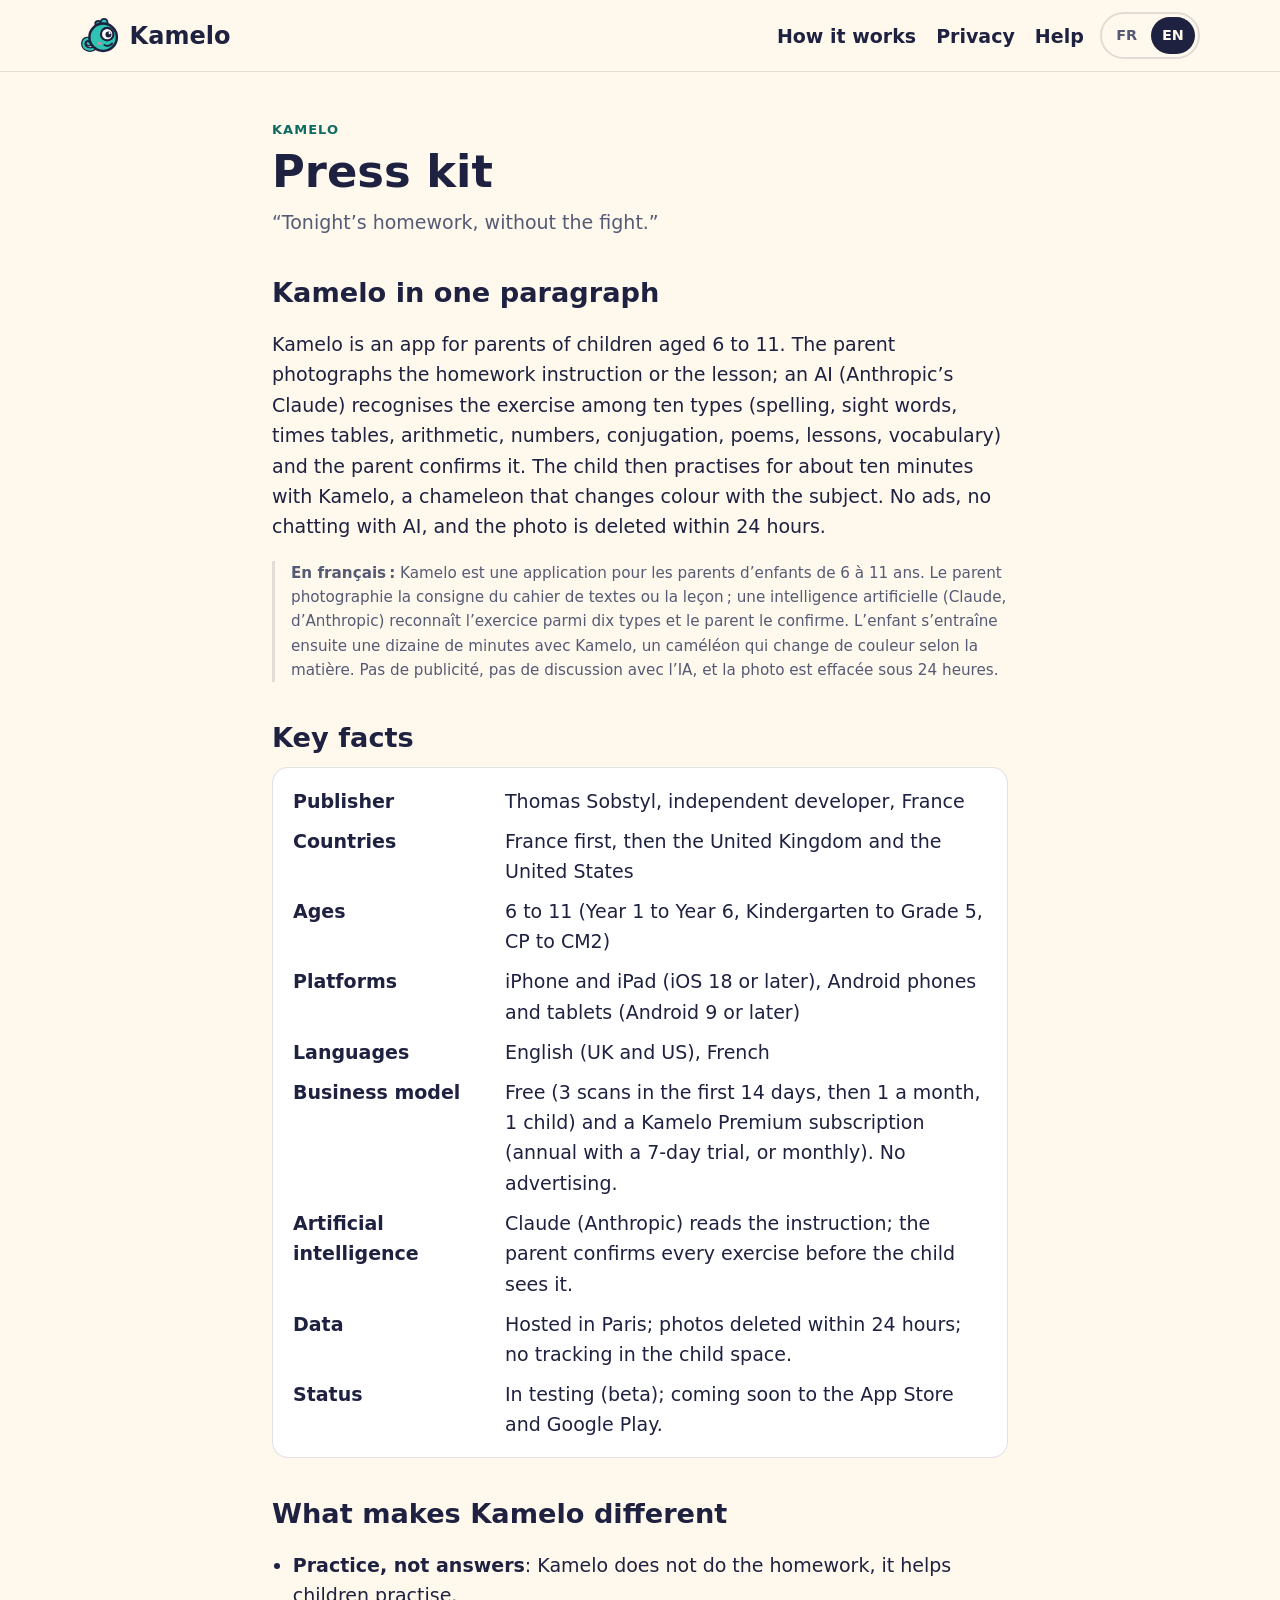
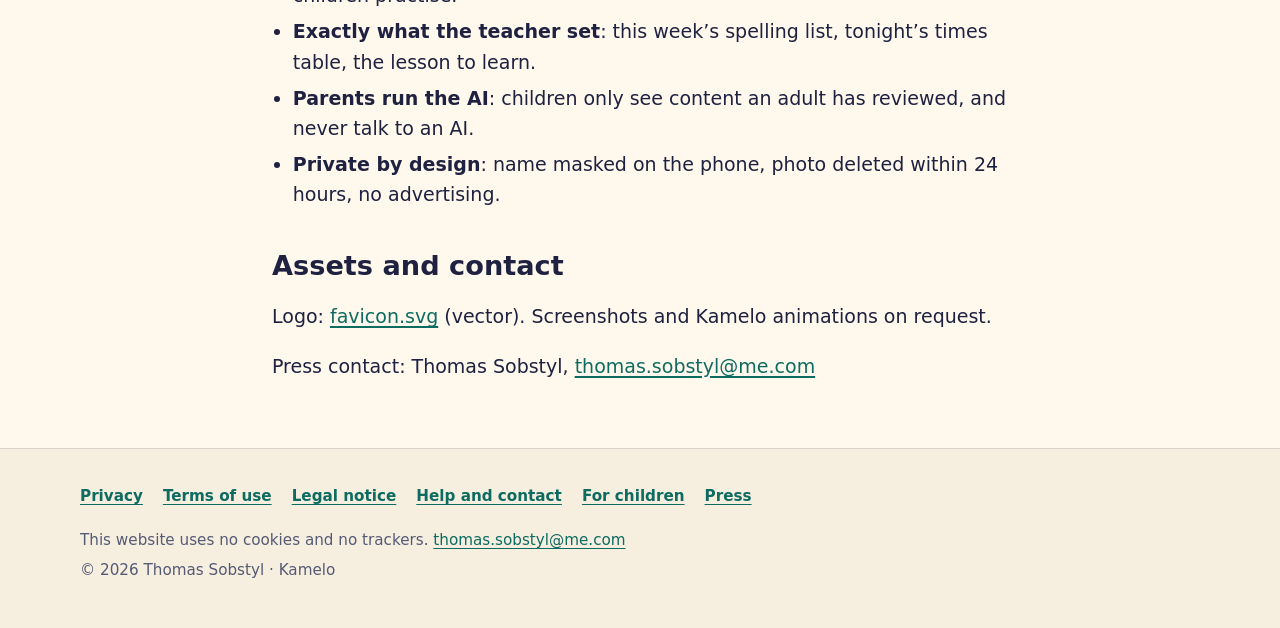
<file: press.html>
<!doctype html>
<html lang="fr" data-title-fr="Presse · Kamelo" data-title-en="Press · Kamelo">
<head>
<meta charset="utf-8">
<meta name="viewport" content="width=device-width, initial-scale=1">
<meta http-equiv="Content-Security-Policy" content="default-src 'none'; img-src 'self'; style-src 'self'; script-src 'sha256-I9BgKOawifnJGNiBx4F5HJiavsiwz4P4nHcMTh/zUJw='; base-uri 'none'; form-action 'none'">
<meta name="referrer" content="no-referrer">
<title>Presse · Kamelo</title>
<meta name="description" content="Kit presse Kamelo : description, chiffres clés, pays, âges, plateformes et contact. Kamelo press kit in English.">
<link rel="canonical" href="https://fox1304.github.io/kamelo-site/press.html">
<meta property="og:url" content="https://fox1304.github.io/kamelo-site/press.html">
<meta property="og:type" content="website">
<meta property="og:site_name" content="Kamelo">
<meta property="og:title" content="Presse · Kamelo">
<meta property="og:description" content="Kit presse Kamelo : description, chiffres clés, pays, âges, plateformes et contact. Kamelo press kit in English.">
<meta property="og:locale" content="fr_FR">
<meta property="og:locale:alternate" content="en_GB">
<meta property="og:locale:alternate" content="en_US">
<meta property="og:image" content="https://fox1304.github.io/kamelo-site/og-kamelo.png">
<meta property="og:image:width" content="1200">
<meta property="og:image:height" content="630">
<meta property="og:image:alt" content="Kamelo, le caméléon : « Les devoirs du soir, sans dispute. »">
<meta name="twitter:card" content="summary_large_image">
<meta name="color-scheme" content="light dark">
<meta name="theme-color" content="#FFF8EC" media="(prefers-color-scheme: light)">
<meta name="theme-color" content="#14161F" media="(prefers-color-scheme: dark)">
<link rel="icon" href="favicon.svg" type="image/svg+xml">
<link rel="apple-touch-icon" href="apple-touch-icon.png">
<link rel="stylesheet" href="style.css">
<script>(function () {
  var root = document.documentElement, loc = window.location;
  function langOf(h) {
    h = (h || "").replace(/^#/, "").toLowerCase();
    if (h === "en" || h.slice(0, 3) === "en-") return "en";
    if (h === "fr" || h.slice(0, 3) === "fr-") return "fr";
    return null;
  }
  function browserLang() {
    var list = navigator.languages || [navigator.language || ""];
    for (var i = 0; i < list.length; i++) {
      var l = String(list[i]).toLowerCase().slice(0, 2);
      if (l === "fr" || l === "en") return l;
    }
    return "fr";
  }
  function apply(lang) {
    root.setAttribute("data-show", lang);
    root.setAttribute("lang", lang);
    var t = root.getAttribute("data-title-" + lang);
    if (t) document.title = t;
    var sw = document.querySelectorAll("[data-set-lang]");
    for (var i = 0; i < sw.length; i++) {
      if (sw[i].getAttribute("data-set-lang") === lang) sw[i].setAttribute("aria-current", "true");
      else sw[i].removeAttribute("aria-current");
    }
  }
  var h = loc.hash.slice(1).toLowerCase();
  if ((h === "fr" || h === "en") && window.history.replaceState) window.history.replaceState(null, "", loc.pathname + loc.search);
  apply(langOf(h) || browserLang());
  window.addEventListener("hashchange", function () { var l = langOf(loc.hash); if (l) apply(l); });
  document.addEventListener("DOMContentLoaded", function () {
    apply(root.getAttribute("data-show"));
    var sw = document.querySelectorAll("[data-set-lang]");
    for (var i = 0; i < sw.length; i++) sw[i].addEventListener("click", function (e) {
      e.preventDefault();
      apply(this.getAttribute("data-set-lang"));
    });
    var art = document.querySelector("[data-kamelo]");
    var skins = document.querySelectorAll("[data-skin]");
    for (var j = 0; j < skins.length; j++) skins[j].addEventListener("click", function () {
      if (art) {
        art.style.setProperty("--k-skin", this.getAttribute("data-skin"));
        art.style.setProperty("--k-deep", this.getAttribute("data-deep"));
        art.style.setProperty("--k-light", this.getAttribute("data-light"));
      }
      for (var k = 0; k < skins.length; k++) skins[k].setAttribute("aria-pressed", skins[k] === this ? "true" : "false");
    });
  });
})();</script>
</head>
<body class="page-press">
<a class="skip" href="#main"><span data-lang="fr">Aller au contenu</span><span data-lang="en" lang="en">Skip to content</span></a>
<header class="site-header">
  <div class="wrap header-inner">
    <a class="brand" href="./"><img src="favicon.svg" alt="" width="40" height="40"><span>Kamelo</span></a>
    <nav class="nav" aria-label="Menu">
      <ul>
        <li data-lang="fr"><a href="index.html#fr-comment-ca-marche">Comment ça marche</a></li>
        <li data-lang="fr"><a href="privacy.html#fr">Confidentialité</a></li>
        <li data-lang="fr"><a href="support.html#fr">Aide</a></li>
        <li data-lang="en" lang="en"><a href="index.html#en-how-it-works">How it works</a></li>
        <li data-lang="en" lang="en"><a href="privacy.html#en">Privacy</a></li>
        <li data-lang="en" lang="en"><a href="support.html#en">Help</a></li>
      </ul>
    </nav>
    <div class="lang-switch" role="group" aria-label="Langue / Language">
      <a href="#fr" hreflang="fr" lang="fr" data-set-lang="fr" aria-label="Français">FR</a>
      <a href="#en" hreflang="en" lang="en" data-set-lang="en" aria-label="English">EN</a>
    </div>
  </div>
</header>
<main id="main" tabindex="-1">
<div class="wrap narrow">
<article class="doc" data-lang="fr" lang="fr" id="fr">
  <header class="doc-head">
    <p class="eyebrow">Kamelo</p>
    <h1>Espace presse</h1>
    <p class="doc-meta">«&nbsp;Les devoirs du soir, sans dispute.&nbsp;»</p>
  </header>

  <section aria-labelledby="fr-en-bref">
    <h2 id="fr-en-bref">Kamelo en un paragraphe</h2>
    <p>Kamelo est une application pour les parents d’enfants de 6 à 11 ans. Le parent photographie la consigne du cahier de textes ou la leçon&#8239;; une intelligence artificielle (Claude, d’Anthropic) reconnaît l’exercice parmi dix types (dictée, mots invariables, tables, calcul, nombres, conjugaison, poésie, leçon, vocabulaire) et le parent le confirme. L’enfant s’entraîne ensuite une dizaine de minutes avec Kamelo, un caméléon qui change de couleur selon la matière. Pas de publicité, pas de discussion avec l’IA, et la photo est effacée sous 24&nbsp;heures.</p>
    <p lang="en" class="alt-lang"><strong>In English:</strong> Kamelo is an app for parents of children aged 6 to 11. The parent photographs the homework instruction or the lesson; an AI (Anthropic’s Claude) recognises the exercise among ten types (spelling, sight words, times tables, arithmetic, numbers, conjugation, poems, lessons, vocabulary) and the parent confirms it. The child then practises for about ten minutes with Kamelo, a chameleon that changes colour with the subject. No ads, no chatting with AI, and the photo is deleted within 24 hours.</p>
  </section>

  <section aria-labelledby="fr-faits">
    <h2 id="fr-faits">Faits clés</h2>
    <dl class="facts-list">
      <dt>Éditeur</dt><dd>Thomas Sobstyl, développeur indépendant, France</dd>
      <dt>Pays</dt><dd>France d’abord, puis Royaume-Uni et États-Unis</dd>
      <dt>Âges</dt><dd>6 à 11 ans (CP au CM2, Year 1 à Year 6, Kindergarten à Grade 5)</dd>
      <dt>Plateformes</dt><dd>iPhone et iPad (iOS 18 ou plus récent), téléphones et tablettes Android (Android 9 ou plus récent)</dd>
      <dt>Langues</dt><dd>Français, anglais (Royaume-Uni et États-Unis)</dd>
      <dt>Modèle</dt><dd>Gratuit (3 scans offerts les 14 premiers jours, puis 1 par mois, 1 enfant) et abonnement Kamelo Premium (annuel avec 7 jours d’essai, ou mensuel). Aucune publicité.</dd>
      <dt>Intelligence artificielle</dt><dd>Claude (Anthropic) lit la consigne&#8239;; le parent confirme chaque exercice avant l’enfant.</dd>
      <dt>Données</dt><dd>Hébergées à Paris&#8239;; photos supprimées sous 24&nbsp;heures&#8239;; aucun traceur dans l’espace enfant.</dd>
      <dt>Statut</dt><dd>En test (bêta)&#8239;; bientôt sur l’App Store et Google Play.</dd>
    </dl>
  </section>

  <section aria-labelledby="fr-messages">
    <h2 id="fr-messages">Ce qui rend Kamelo différent</h2>
    <ul>
      <li><strong>L’entraînement, pas les réponses</strong>&#8239;: Kamelo ne fait pas les devoirs, il fait réviser.</li>
      <li><strong>Exactement ce que l’enseignant a demandé</strong>&#8239;: la liste de mots de la semaine, la table du jour, la leçon à apprendre.</li>
      <li><strong>Le parent pilote l’IA</strong>&#8239;: l’enfant ne voit que des contenus relus par un adulte, et ne parle jamais à une IA.</li>
      <li><strong>Vie privée dès la conception</strong>&#8239;: nom masqué sur le téléphone, photo effacée sous 24&nbsp;heures, aucune publicité.</li>
    </ul>
  </section>

  <section aria-labelledby="fr-visuels">
    <h2 id="fr-visuels">Visuels et contact</h2>
    <p>Logo&#8239;: <a href="favicon.svg">favicon.svg</a> (vectoriel). Captures d’écran et animations de Kamelo sur demande.</p>
    <p>Contact presse&#8239;: Thomas Sobstyl, <a href="mailto:thomas.sobstyl@me.com">thomas.sobstyl@me.com</a></p>
  </section>
</article>

<article class="doc" data-lang="en" lang="en" id="en">
  <header class="doc-head">
    <p class="eyebrow">Kamelo</p>
    <h1>Press kit</h1>
    <p class="doc-meta">“Tonight’s homework, without the fight.”</p>
  </header>

  <section aria-labelledby="en-in-short">
    <h2 id="en-in-short">Kamelo in one paragraph</h2>
    <p>Kamelo is an app for parents of children aged 6 to 11. The parent photographs the homework instruction or the lesson; an AI (Anthropic’s Claude) recognises the exercise among ten types (spelling, sight words, times tables, arithmetic, numbers, conjugation, poems, lessons, vocabulary) and the parent confirms it. The child then practises for about ten minutes with Kamelo, a chameleon that changes colour with the subject. No ads, no chatting with AI, and the photo is deleted within 24 hours.</p>
    <p lang="fr" class="alt-lang"><strong>En français&#8239;:</strong> Kamelo est une application pour les parents d’enfants de 6 à 11 ans. Le parent photographie la consigne du cahier de textes ou la leçon&#8239;; une intelligence artificielle (Claude, d’Anthropic) reconnaît l’exercice parmi dix types et le parent le confirme. L’enfant s’entraîne ensuite une dizaine de minutes avec Kamelo, un caméléon qui change de couleur selon la matière. Pas de publicité, pas de discussion avec l’IA, et la photo est effacée sous 24&nbsp;heures.</p>
  </section>

  <section aria-labelledby="en-facts">
    <h2 id="en-facts">Key facts</h2>
    <dl class="facts-list">
      <dt>Publisher</dt><dd>Thomas Sobstyl, independent developer, France</dd>
      <dt>Countries</dt><dd>France first, then the United Kingdom and the United States</dd>
      <dt>Ages</dt><dd>6 to 11 (Year 1 to Year 6, Kindergarten to Grade 5, CP to CM2)</dd>
      <dt>Platforms</dt><dd>iPhone and iPad (iOS 18 or later), Android phones and tablets (Android 9 or later)</dd>
      <dt>Languages</dt><dd>English (UK and US), French</dd>
      <dt>Business model</dt><dd>Free (3 scans in the first 14 days, then 1 a month, 1 child) and a Kamelo Premium subscription (annual with a 7-day trial, or monthly). No advertising.</dd>
      <dt>Artificial intelligence</dt><dd>Claude (Anthropic) reads the instruction; the parent confirms every exercise before the child sees it.</dd>
      <dt>Data</dt><dd>Hosted in Paris; photos deleted within 24 hours; no tracking in the child space.</dd>
      <dt>Status</dt><dd>In testing (beta); coming soon to the App Store and Google Play.</dd>
    </dl>
  </section>

  <section aria-labelledby="en-messages">
    <h2 id="en-messages">What makes Kamelo different</h2>
    <ul>
      <li><strong>Practice, not answers</strong>: Kamelo does not do the homework, it helps children practise.</li>
      <li><strong>Exactly what the teacher set</strong>: this week’s spelling list, tonight’s times table, the lesson to learn.</li>
      <li><strong>Parents run the AI</strong>: children only see content an adult has reviewed, and never talk to an AI.</li>
      <li><strong>Private by design</strong>: name masked on the phone, photo deleted within 24 hours, no advertising.</li>
    </ul>
  </section>

  <section aria-labelledby="en-assets">
    <h2 id="en-assets">Assets and contact</h2>
    <p>Logo: <a href="favicon.svg">favicon.svg</a> (vector). Screenshots and Kamelo animations on request.</p>
    <p>Press contact: Thomas Sobstyl, <a href="mailto:thomas.sobstyl@me.com">thomas.sobstyl@me.com</a></p>
  </section>
</article>
</div>
</main>
<footer class="site-footer">
  <div class="wrap">
    <div class="footer-block" data-lang="fr">
      <nav aria-label="Liens utiles">
        <ul class="footer-links">
          <li><a href="privacy.html#fr">Confidentialité</a></li>
          <li><a href="terms.html#fr">Conditions d’utilisation</a></li>
          <li><a href="terms.html#fr-mentions-legales">Mentions légales</a></li>
          <li><a href="support.html#fr">Aide et contact</a></li>
          <li><a href="children.html#fr">Pour les enfants</a></li>
          <li><a href="press.html#fr">Presse</a></li>
        </ul>
      </nav>
      <p class="footer-note">Ce site n’utilise aucun cookie ni aucun traceur. <a href="mailto:thomas.sobstyl@me.com">thomas.sobstyl@me.com</a></p>
      <p class="footer-copy">© 2026 Thomas Sobstyl · Kamelo</p>
    </div>
    <div class="footer-block" data-lang="en" lang="en">
      <nav aria-label="Useful links">
        <ul class="footer-links">
          <li><a href="privacy.html#en">Privacy</a></li>
          <li><a href="terms.html#en">Terms of use</a></li>
          <li><a href="terms.html#en-legal-notice">Legal notice</a></li>
          <li><a href="support.html#en">Help and contact</a></li>
          <li><a href="children.html#en">For children</a></li>
          <li><a href="press.html#en">Press</a></li>
        </ul>
      </nav>
      <p class="footer-note">This website uses no cookies and no trackers. <a href="mailto:thomas.sobstyl@me.com">thomas.sobstyl@me.com</a></p>
      <p class="footer-copy">© 2026 Thomas Sobstyl · Kamelo</p>
    </div>
  </div>
</footer>
</body>
</html>
</file>
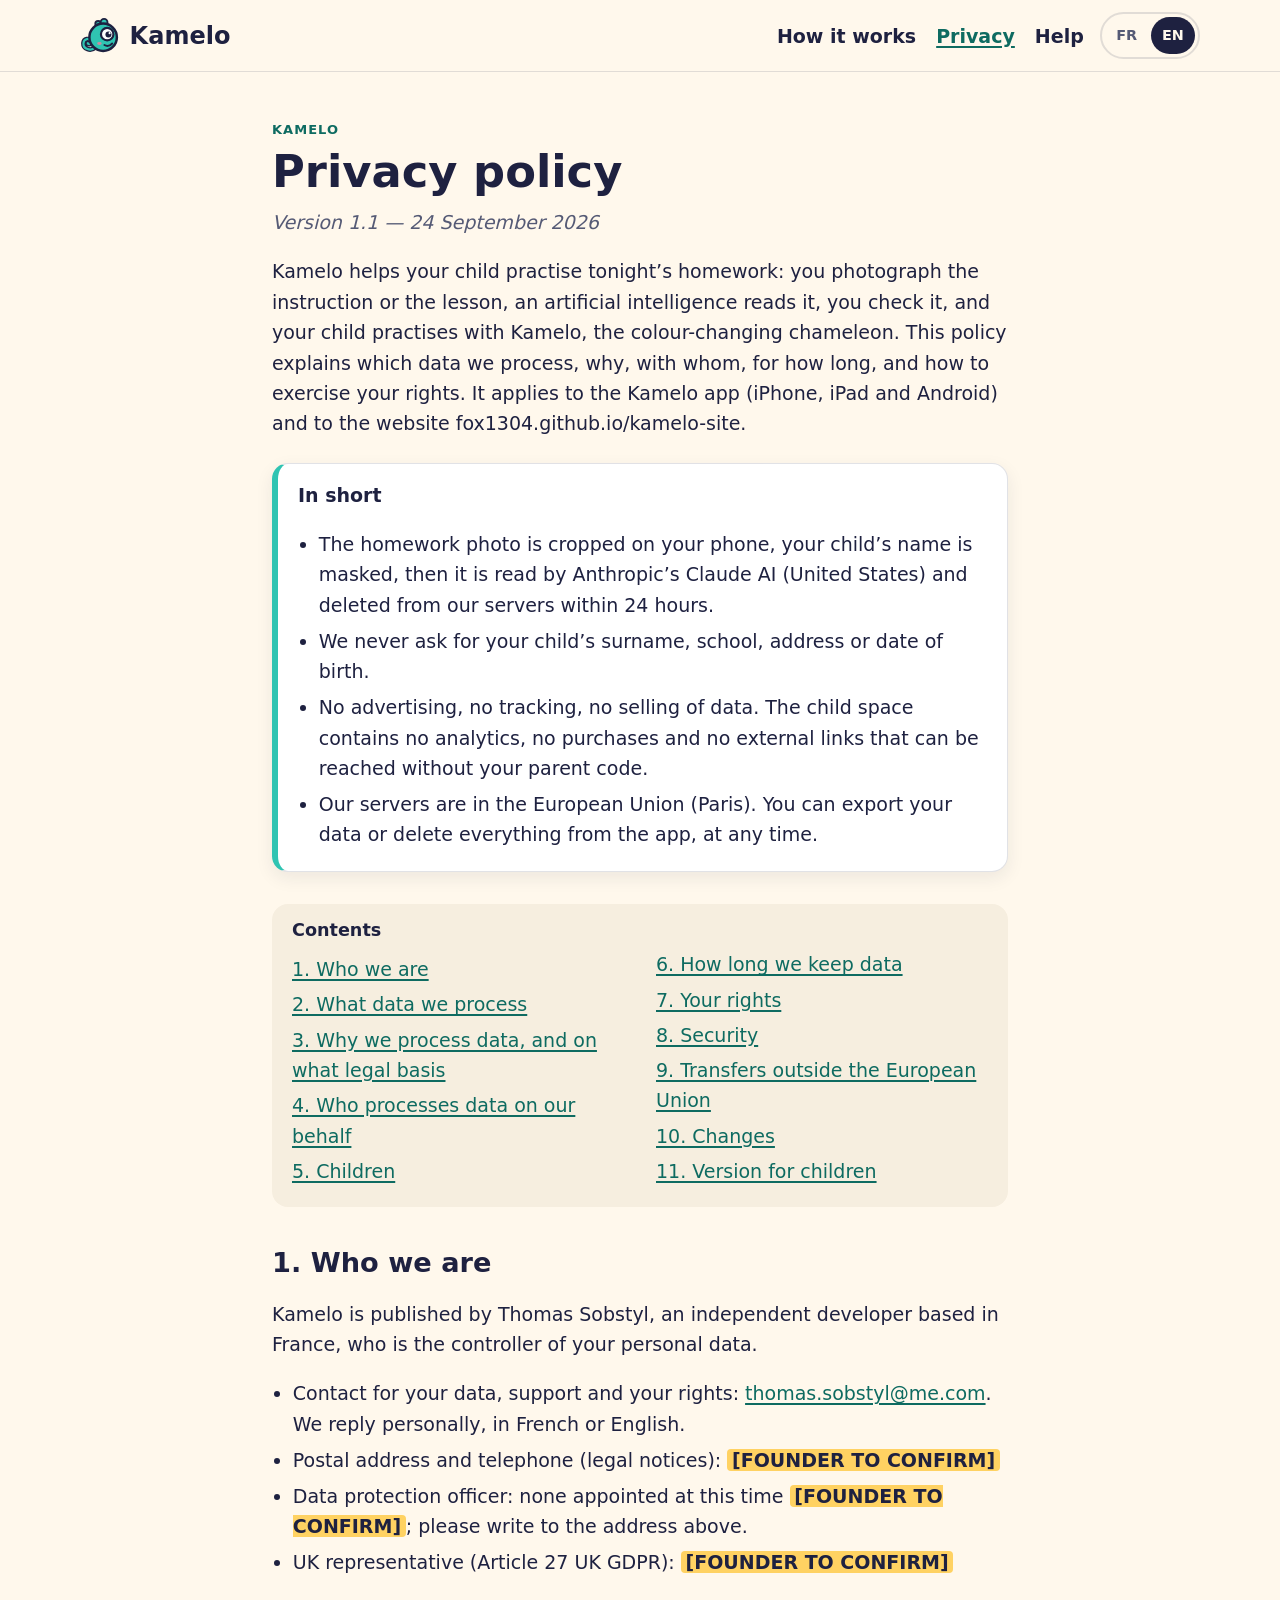
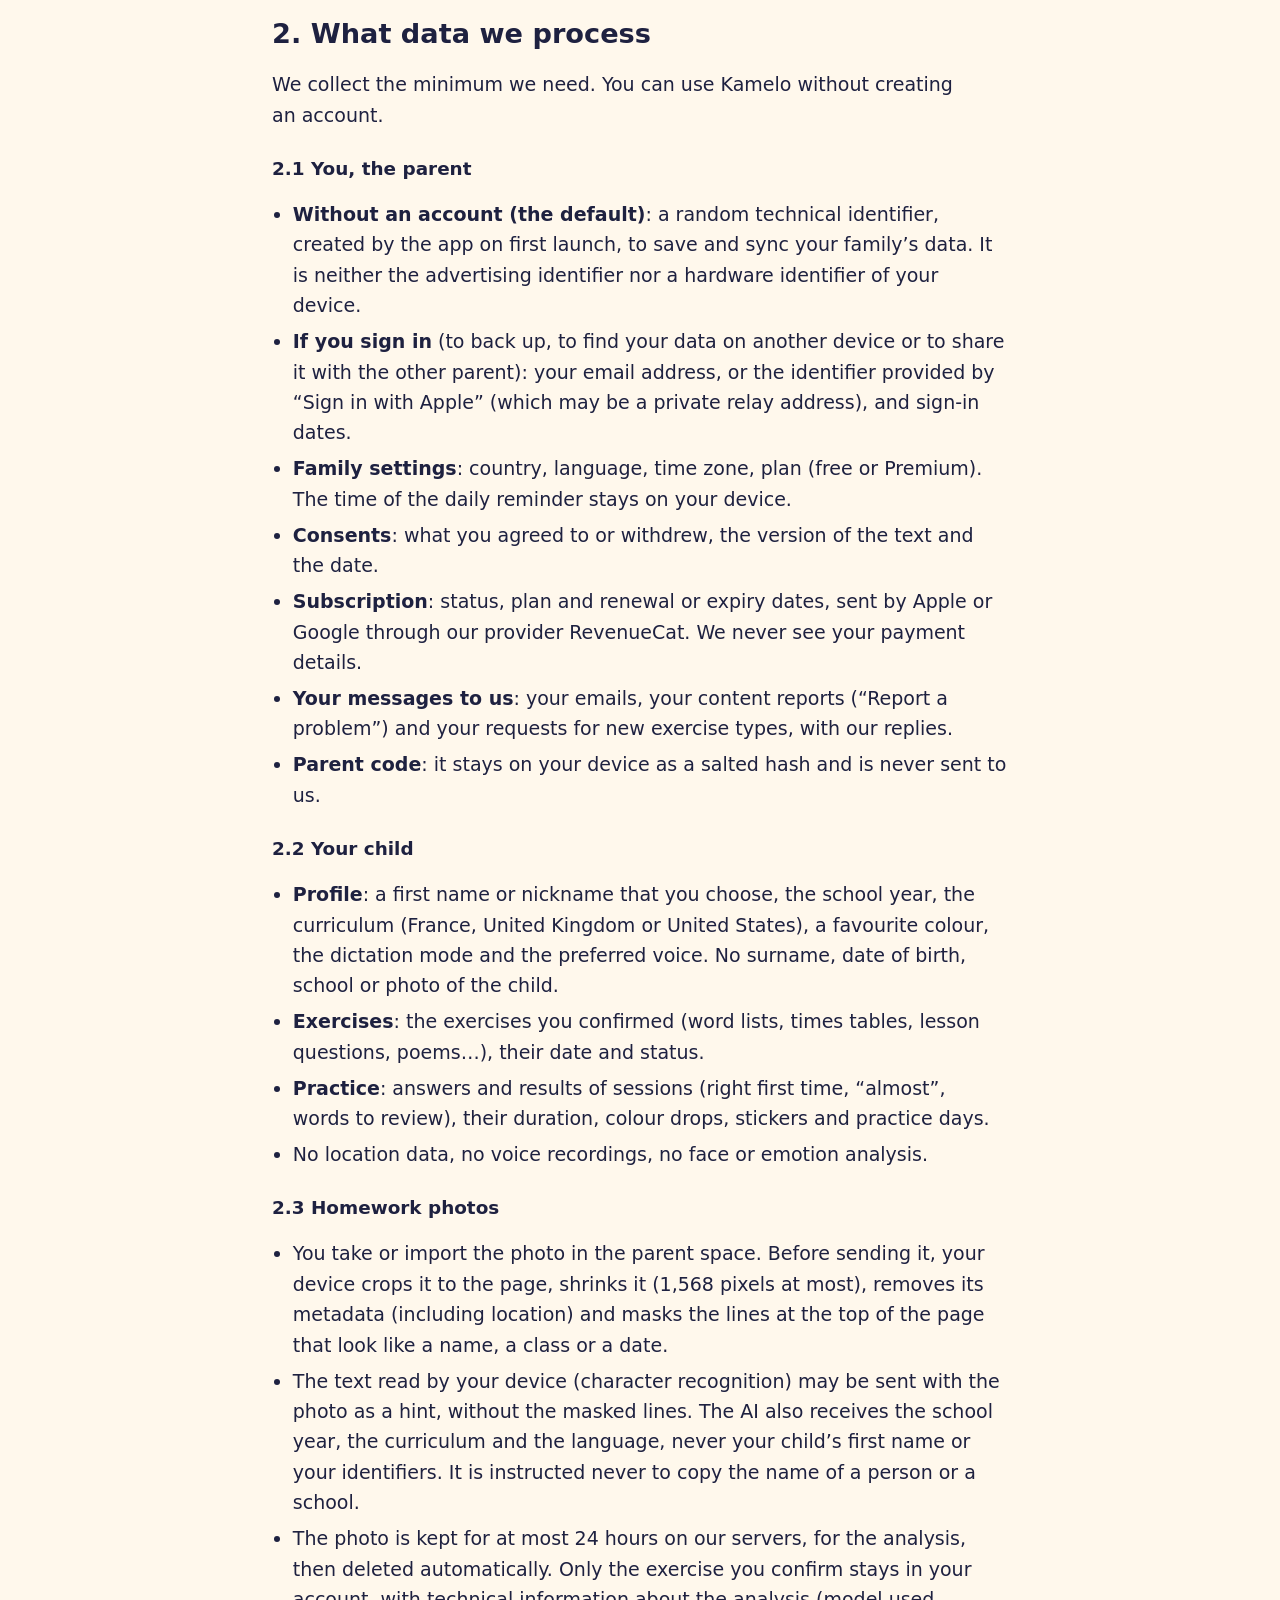
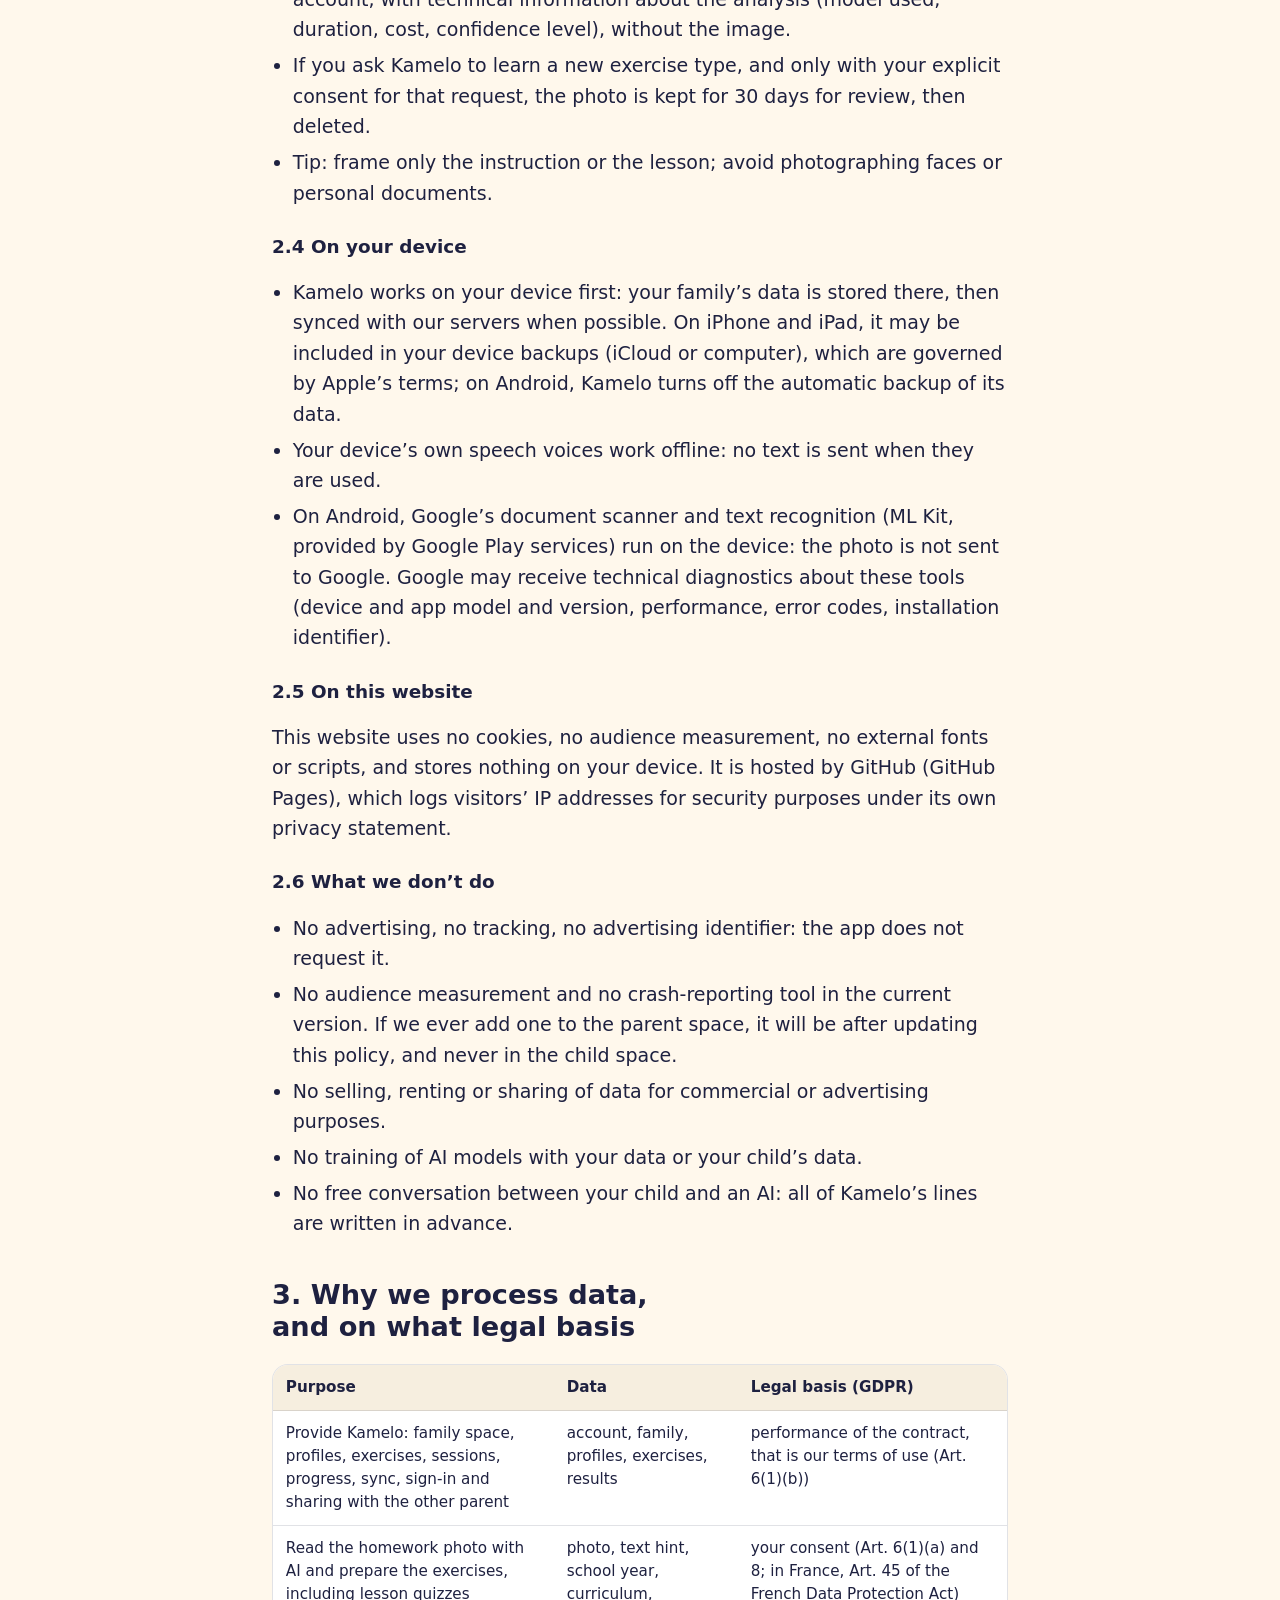
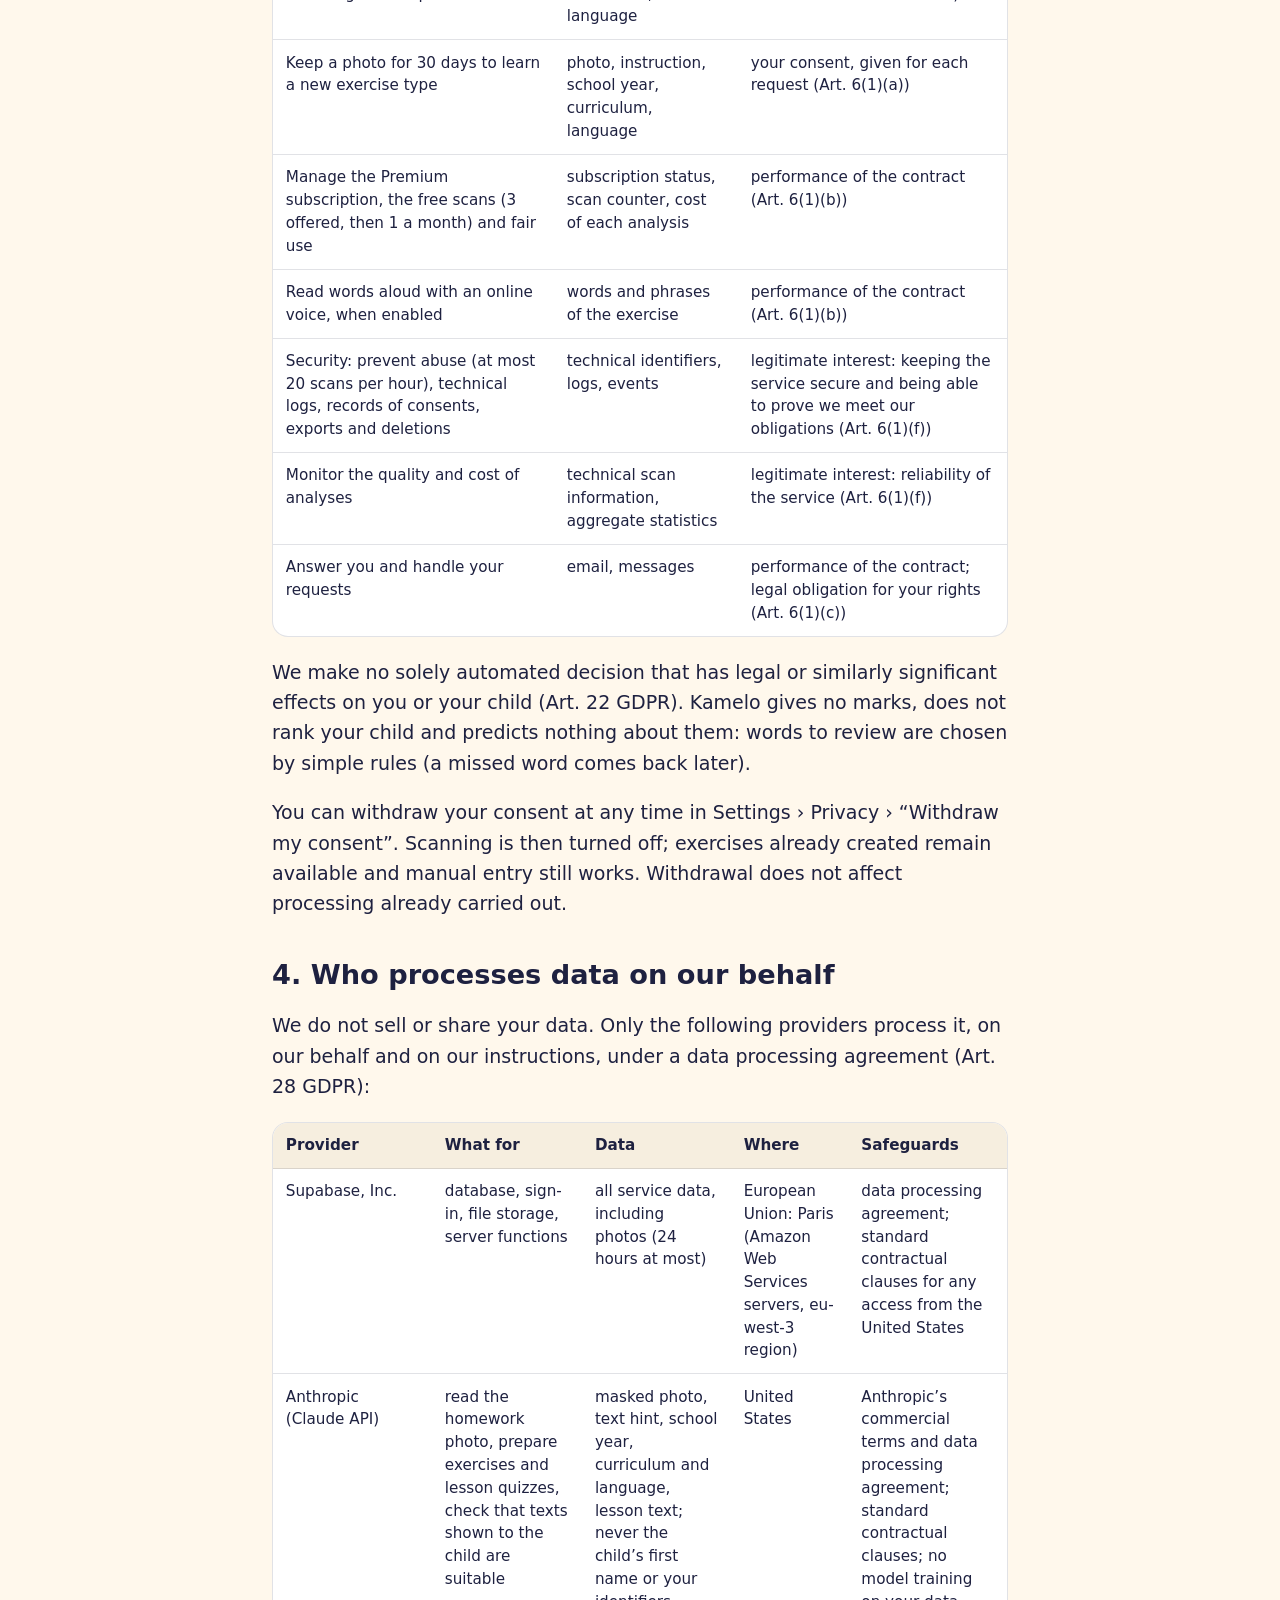
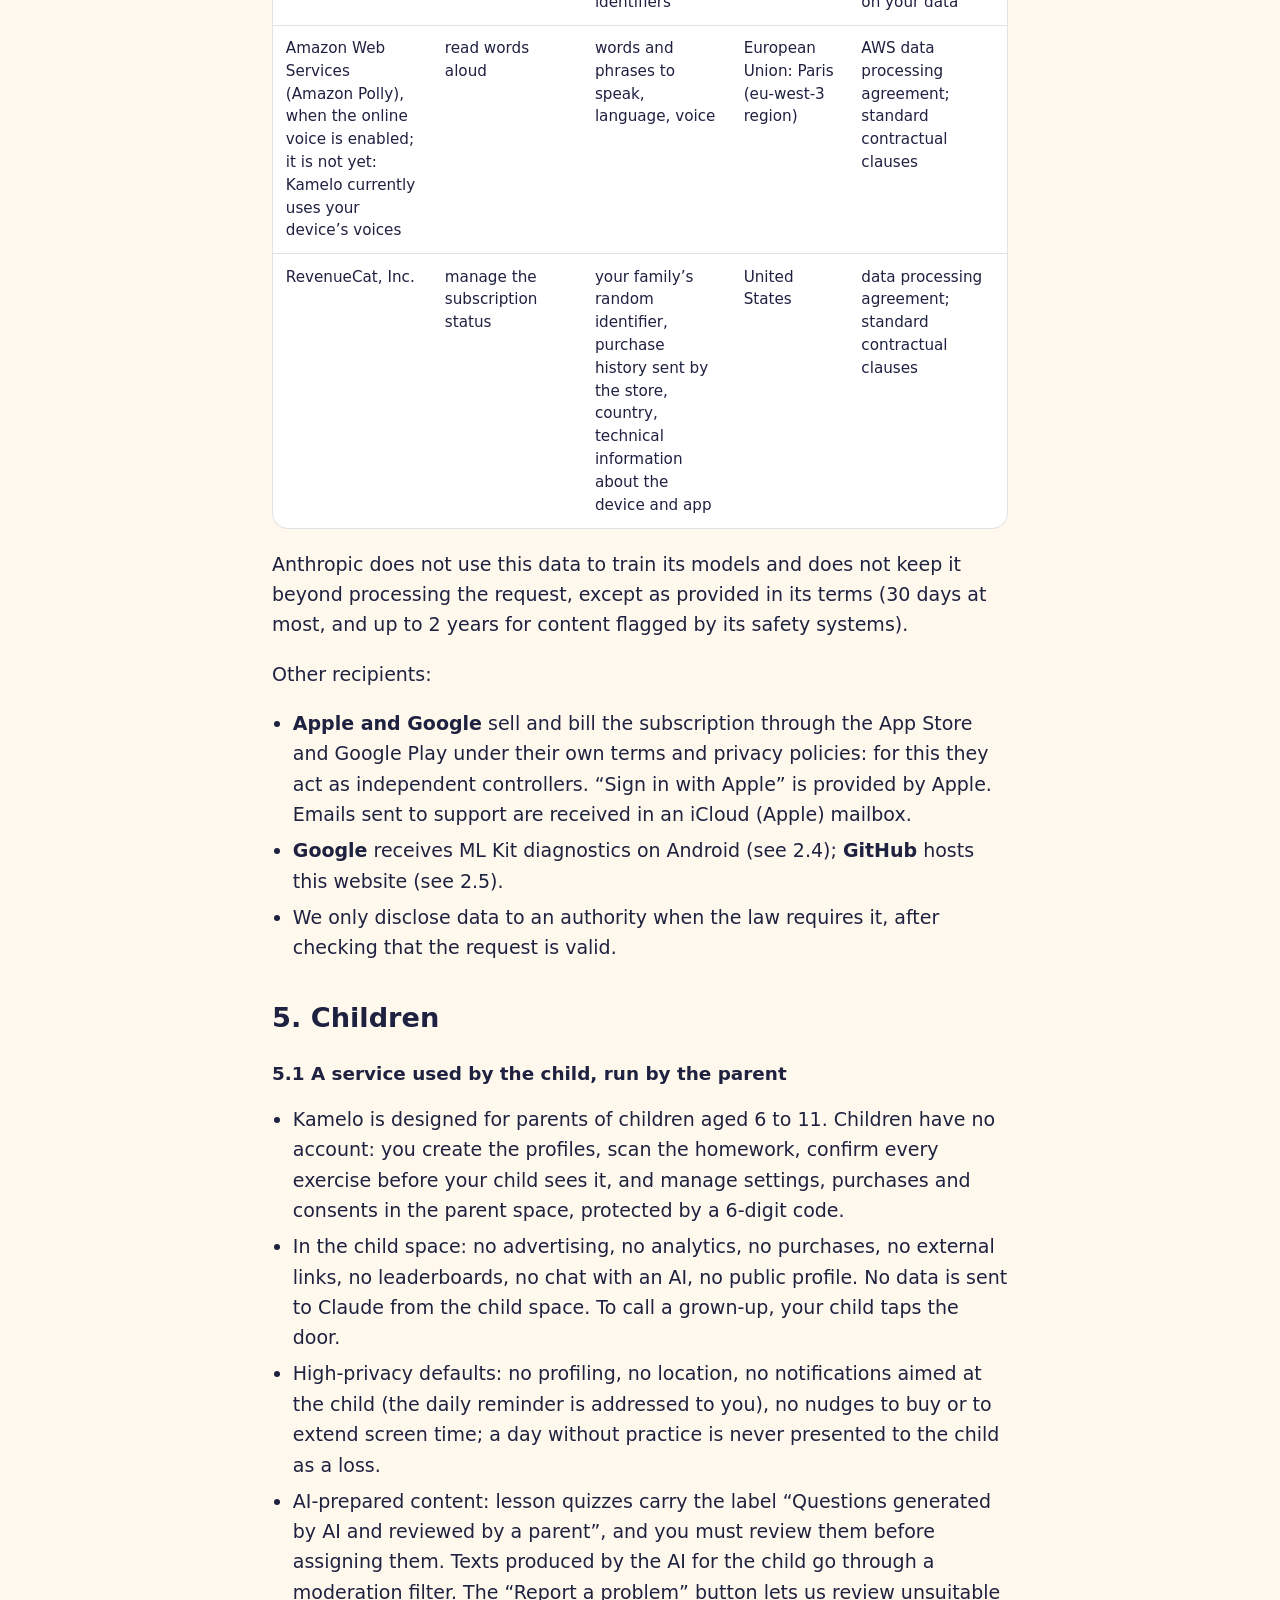
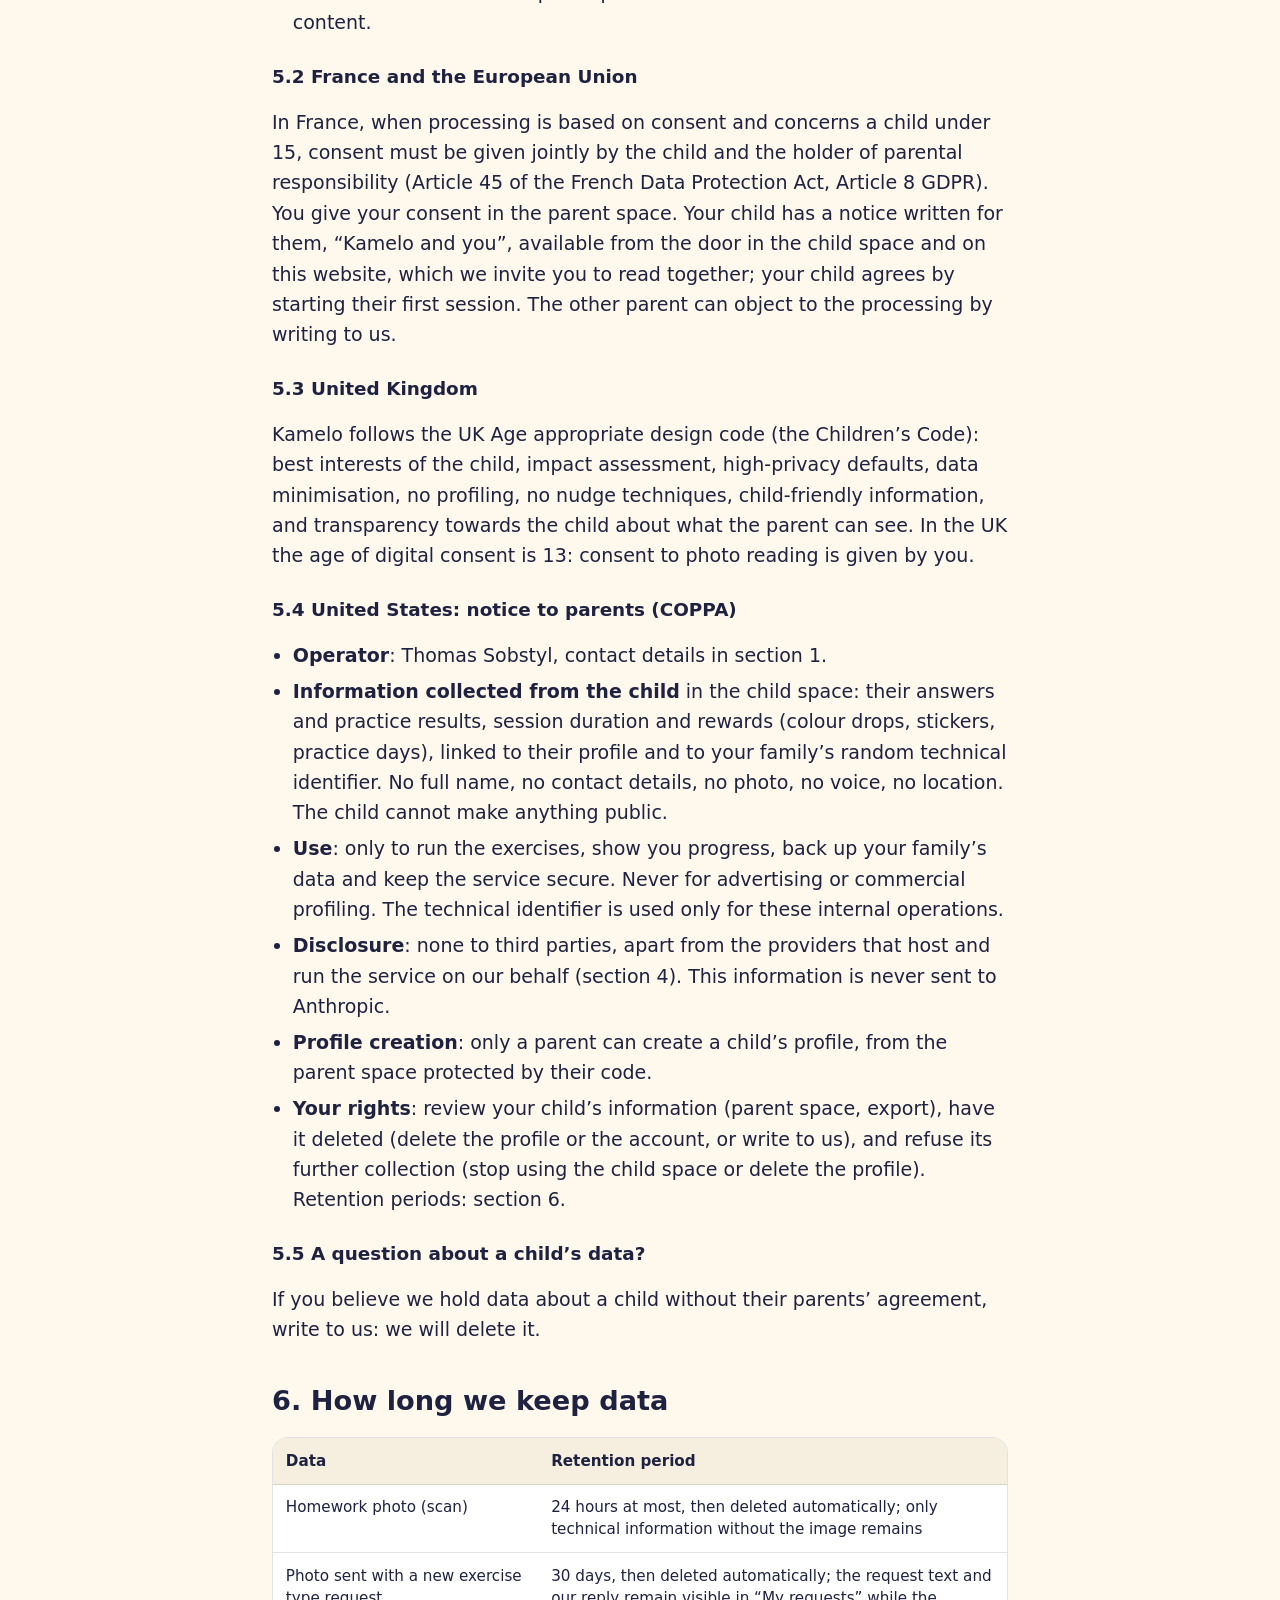
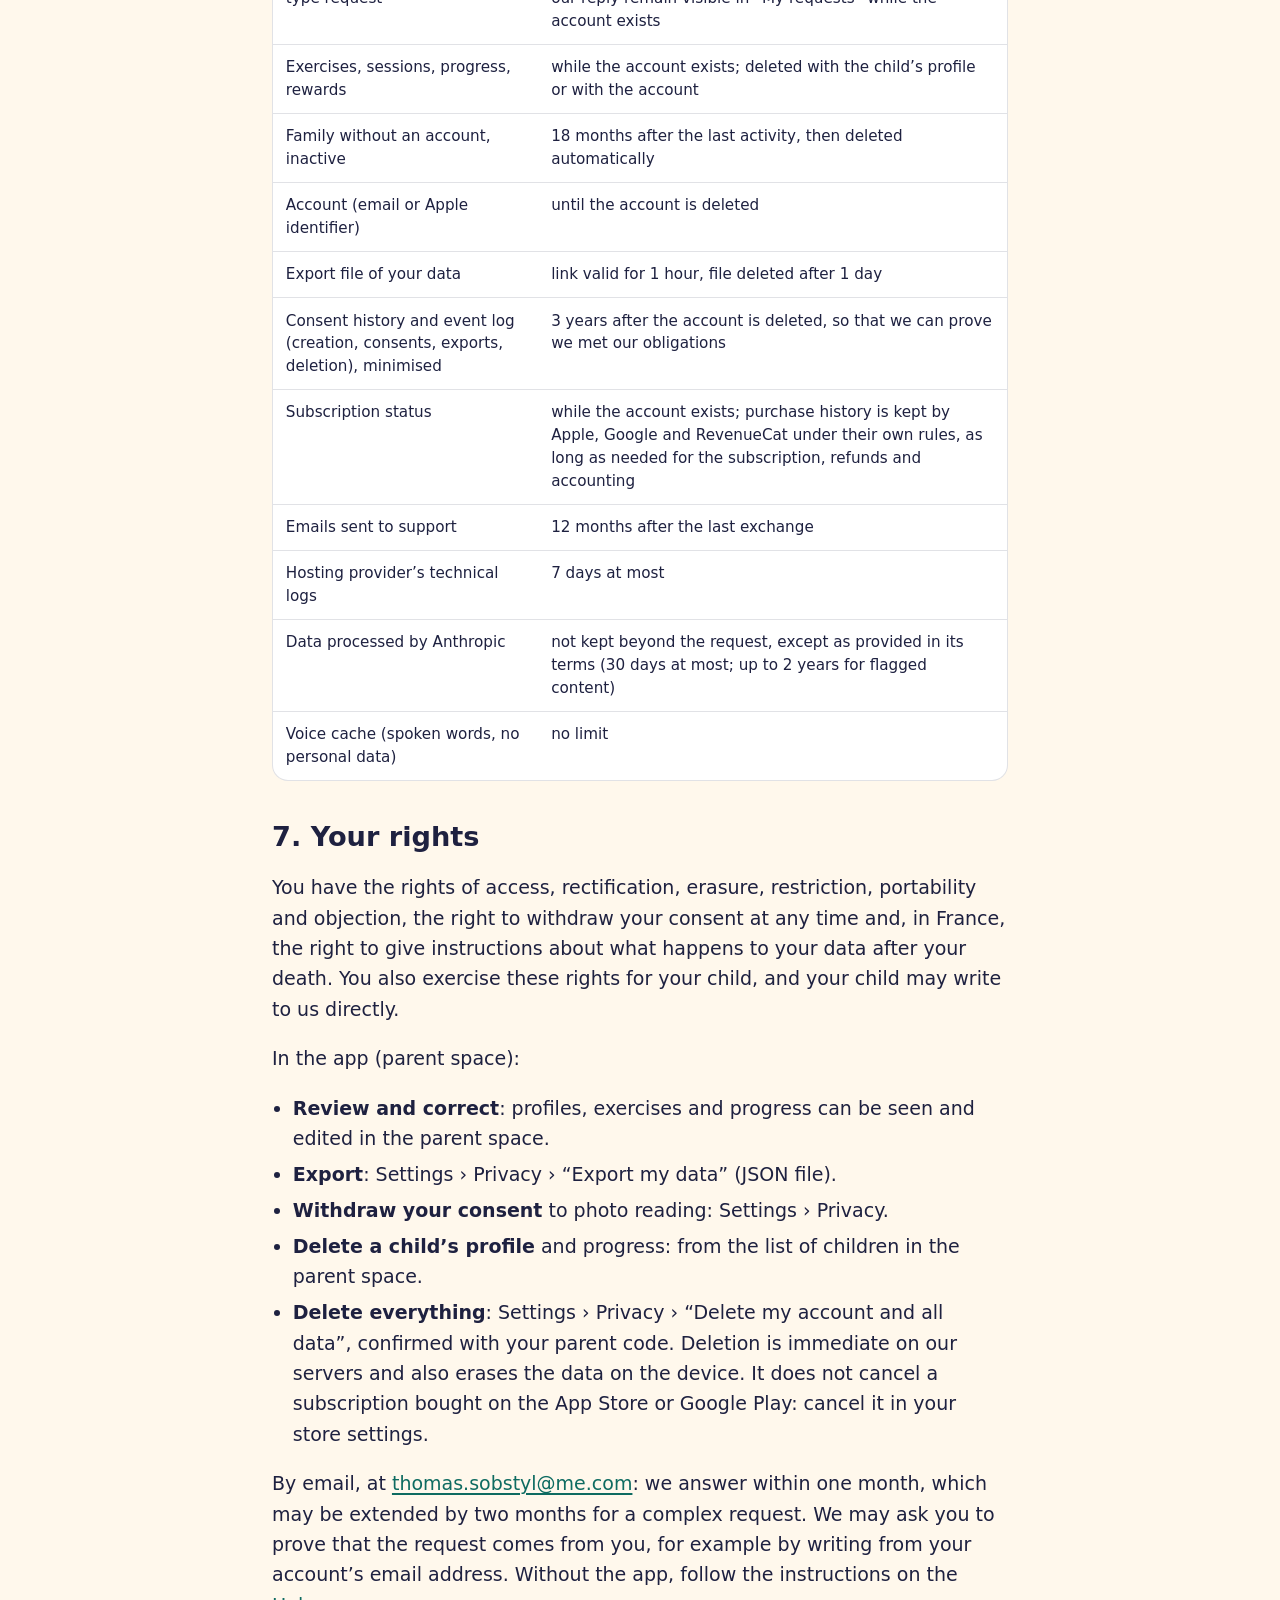
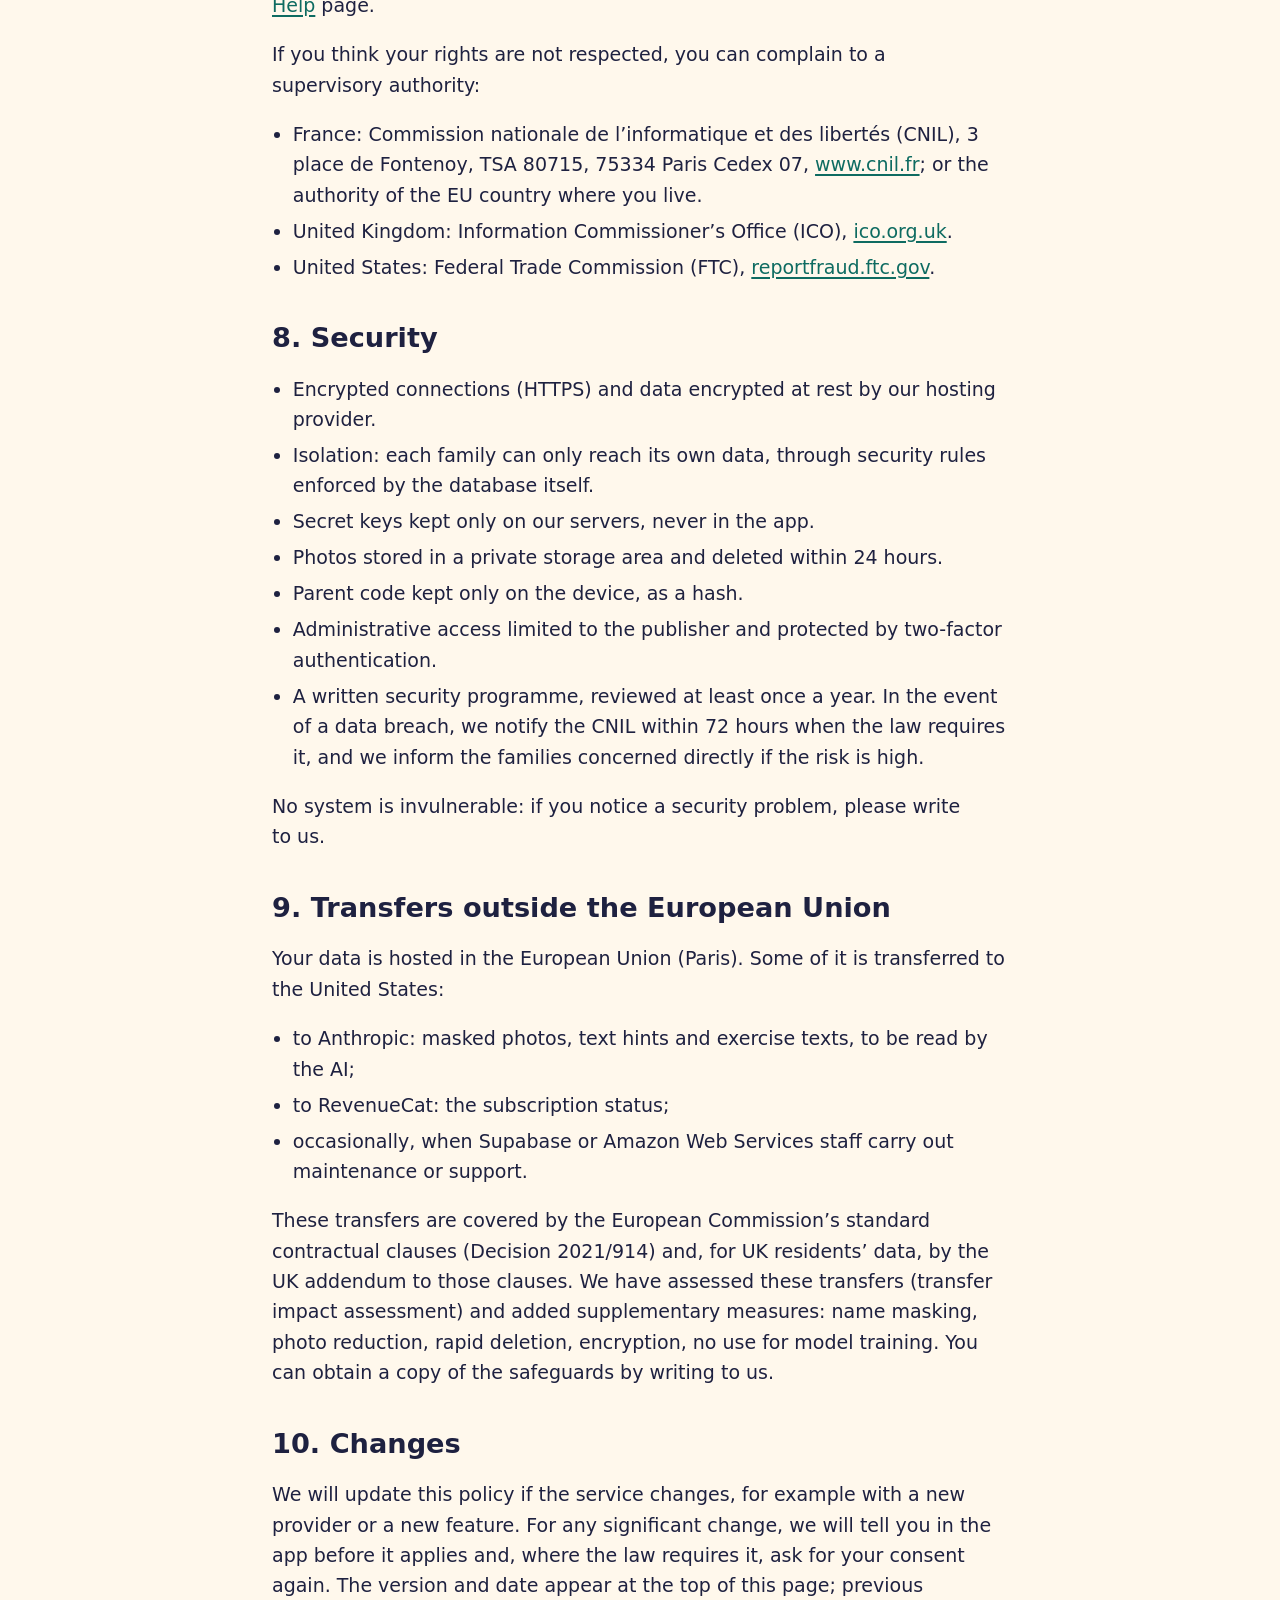
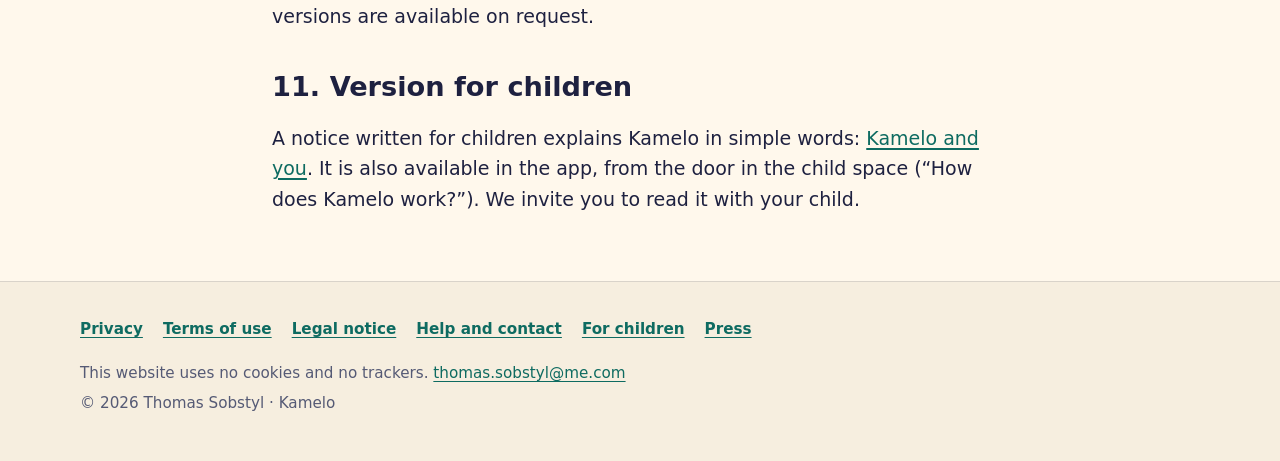
<file: privacy.html>
<!doctype html>
<html lang="fr" data-title-fr="Politique de confidentialité · Kamelo" data-title-en="Privacy policy · Kamelo">
<head>
<meta charset="utf-8">
<meta name="viewport" content="width=device-width, initial-scale=1">
<meta http-equiv="Content-Security-Policy" content="default-src 'none'; img-src 'self'; style-src 'self'; script-src 'sha256-I9BgKOawifnJGNiBx4F5HJiavsiwz4P4nHcMTh/zUJw='; base-uri 'none'; form-action 'none'">
<meta name="referrer" content="no-referrer">
<title>Politique de confidentialité · Kamelo</title>
<meta name="description" content="Politique de confidentialité de Kamelo : données traitées, IA, enfants, durées de conservation, droits. Kamelo privacy policy in English.">
<link rel="canonical" href="https://fox1304.github.io/kamelo-site/privacy.html">
<meta property="og:url" content="https://fox1304.github.io/kamelo-site/privacy.html">
<meta property="og:type" content="website">
<meta property="og:site_name" content="Kamelo">
<meta property="og:title" content="Politique de confidentialité · Kamelo">
<meta property="og:description" content="Politique de confidentialité de Kamelo : données traitées, IA, enfants, durées de conservation, droits. Kamelo privacy policy in English.">
<meta property="og:locale" content="fr_FR">
<meta property="og:locale:alternate" content="en_GB">
<meta property="og:locale:alternate" content="en_US">
<meta property="og:image" content="https://fox1304.github.io/kamelo-site/og-kamelo.png">
<meta property="og:image:width" content="1200">
<meta property="og:image:height" content="630">
<meta property="og:image:alt" content="Kamelo, le caméléon : « Les devoirs du soir, sans dispute. »">
<meta name="twitter:card" content="summary_large_image">
<meta name="color-scheme" content="light dark">
<meta name="theme-color" content="#FFF8EC" media="(prefers-color-scheme: light)">
<meta name="theme-color" content="#14161F" media="(prefers-color-scheme: dark)">
<link rel="icon" href="favicon.svg" type="image/svg+xml">
<link rel="apple-touch-icon" href="apple-touch-icon.png">
<link rel="stylesheet" href="style.css">
<script>(function () {
  var root = document.documentElement, loc = window.location;
  function langOf(h) {
    h = (h || "").replace(/^#/, "").toLowerCase();
    if (h === "en" || h.slice(0, 3) === "en-") return "en";
    if (h === "fr" || h.slice(0, 3) === "fr-") return "fr";
    return null;
  }
  function browserLang() {
    var list = navigator.languages || [navigator.language || ""];
    for (var i = 0; i < list.length; i++) {
      var l = String(list[i]).toLowerCase().slice(0, 2);
      if (l === "fr" || l === "en") return l;
    }
    return "fr";
  }
  function apply(lang) {
    root.setAttribute("data-show", lang);
    root.setAttribute("lang", lang);
    var t = root.getAttribute("data-title-" + lang);
    if (t) document.title = t;
    var sw = document.querySelectorAll("[data-set-lang]");
    for (var i = 0; i < sw.length; i++) {
      if (sw[i].getAttribute("data-set-lang") === lang) sw[i].setAttribute("aria-current", "true");
      else sw[i].removeAttribute("aria-current");
    }
  }
  var h = loc.hash.slice(1).toLowerCase();
  if ((h === "fr" || h === "en") && window.history.replaceState) window.history.replaceState(null, "", loc.pathname + loc.search);
  apply(langOf(h) || browserLang());
  window.addEventListener("hashchange", function () { var l = langOf(loc.hash); if (l) apply(l); });
  document.addEventListener("DOMContentLoaded", function () {
    apply(root.getAttribute("data-show"));
    var sw = document.querySelectorAll("[data-set-lang]");
    for (var i = 0; i < sw.length; i++) sw[i].addEventListener("click", function (e) {
      e.preventDefault();
      apply(this.getAttribute("data-set-lang"));
    });
    var art = document.querySelector("[data-kamelo]");
    var skins = document.querySelectorAll("[data-skin]");
    for (var j = 0; j < skins.length; j++) skins[j].addEventListener("click", function () {
      if (art) {
        art.style.setProperty("--k-skin", this.getAttribute("data-skin"));
        art.style.setProperty("--k-deep", this.getAttribute("data-deep"));
        art.style.setProperty("--k-light", this.getAttribute("data-light"));
      }
      for (var k = 0; k < skins.length; k++) skins[k].setAttribute("aria-pressed", skins[k] === this ? "true" : "false");
    });
  });
})();</script>
</head>
<body class="page-privacy">
<a class="skip" href="#main"><span data-lang="fr">Aller au contenu</span><span data-lang="en" lang="en">Skip to content</span></a>
<header class="site-header">
  <div class="wrap header-inner">
    <a class="brand" href="./"><img src="favicon.svg" alt="" width="40" height="40"><span>Kamelo</span></a>
    <nav class="nav" aria-label="Menu">
      <ul>
        <li data-lang="fr"><a href="index.html#fr-comment-ca-marche">Comment ça marche</a></li>
        <li data-lang="fr"><a href="privacy.html#fr" aria-current="page">Confidentialité</a></li>
        <li data-lang="fr"><a href="support.html#fr">Aide</a></li>
        <li data-lang="en" lang="en"><a href="index.html#en-how-it-works">How it works</a></li>
        <li data-lang="en" lang="en"><a href="privacy.html#en" aria-current="page">Privacy</a></li>
        <li data-lang="en" lang="en"><a href="support.html#en">Help</a></li>
      </ul>
    </nav>
    <div class="lang-switch" role="group" aria-label="Langue / Language">
      <a href="#fr" hreflang="fr" lang="fr" data-set-lang="fr" aria-label="Français">FR</a>
      <a href="#en" hreflang="en" lang="en" data-set-lang="en" aria-label="English">EN</a>
    </div>
  </div>
</header>
<main id="main" tabindex="-1">
<div class="wrap narrow legal">
<article class="doc" data-lang="fr" lang="fr" id="fr">
  <header class="doc-head">
    <p class="eyebrow">Kamelo</p>
    <h1 id="fr-top">Politique de confidentialité</h1>
    <p class="doc-meta"><em>Version 1.1 — 24 septembre 2026</em></p>
  </header>
<p>Kamelo aide votre enfant à s’entraîner sur ses devoirs du soir : vous photographiez la consigne ou la leçon, une intelligence artificielle la lit, vous vérifiez, puis votre enfant s’entraîne avec Kamelo, le caméléon qui change de couleur. Cette politique explique quelles données nous traitons, pourquoi, avec qui, combien de temps, et comment exercer vos droits. Elle s’applique à l’application Kamelo (iPhone, iPad et Android) et au site fox1304.github.io/kamelo-site.</p>
<aside class="callout">
<p><strong>En bref</strong></p>
<ul>
  <li>La photo du devoir est recadrée sur votre téléphone, le nom de votre enfant y est masqué, puis elle est lue par l’IA Claude d’Anthropic (États-Unis) et supprimée de nos serveurs sous 24 heures.</li>
  <li>Nous ne demandons jamais le nom de famille, l’école, l’adresse ni la date de naissance de votre enfant.</li>
  <li>Aucune publicité, aucun traceur, aucune revente de données. L’espace enfant ne contient ni outil d’analyse, ni achat, ni lien externe accessible sans votre code parent.</li>
  <li>Nos serveurs sont situés dans l’Union européenne (Paris). Vous pouvez exporter vos données ou tout supprimer depuis l’application, à tout moment.</li>
</ul>
</aside>
<nav class="toc" aria-labelledby="toc-fr">
  <h2 id="toc-fr" class="toc-title">Sommaire</h2>
  <ol>
    <li><a href="#fr-qui-sommes-nous">1. Qui sommes-nous ?</a></li>
    <li><a href="#fr-quelles-donnees-traitons-nous">2. Quelles données traitons-nous ?</a></li>
    <li><a href="#fr-pourquoi-et-sur-quelle-base-legale">3. Pourquoi et sur quelle base légale ?</a></li>
    <li><a href="#fr-qui-traite-vos-donnees-pour-nous">4. Qui traite vos données pour nous ?</a></li>
    <li><a href="#fr-enfants">5. Enfants</a></li>
    <li><a href="#fr-combien-de-temps-gardons-nous-les-donnees">6. Combien de temps gardons-nous les données ?</a></li>
    <li><a href="#fr-vos-droits">7. Vos droits</a></li>
    <li><a href="#fr-securite">8. Sécurité</a></li>
    <li><a href="#fr-transferts-hors-de-l-union-europeenne">9. Transferts hors de l’Union européenne</a></li>
    <li><a href="#fr-modifications">10. Modifications</a></li>
    <li><a href="#fr-version-pour-les-enfants">11. Version pour les enfants</a></li>
  </ol>
</nav>
<section aria-labelledby="fr-qui-sommes-nous">
<h2 id="fr-qui-sommes-nous">1. Qui sommes-nous ?</h2>
<p>Kamelo est édité par Thomas Sobstyl, développeur indépendant établi en France. Il est le responsable du traitement de vos données personnelles.</p>
<ul>
  <li>Contact pour vos données, le support et l’exercice de vos droits : <a href="mailto:thomas.sobstyl@me.com">thomas.sobstyl@me.com</a>. Nous répondons personnellement, en français ou en anglais.</li>
  <li>Adresse postale et téléphone (notifications légales) : <mark class="todo">[FOUNDER TO CONFIRM]</mark></li>
  <li>Délégué à la protection des données : aucun n’est désigné à ce jour <mark class="todo">[FOUNDER TO CONFIRM]</mark> ; écrivez-nous à l’adresse ci-dessus.</li>
  <li>Représentant au Royaume-Uni (article 27 du RGPD britannique) : <mark class="todo">[FOUNDER TO CONFIRM]</mark></li>
</ul>
</section>
<section aria-labelledby="fr-quelles-donnees-traitons-nous">
<h2 id="fr-quelles-donnees-traitons-nous">2. Quelles données traitons-nous ?</h2>
<p>Nous collectons le minimum nécessaire. Vous pouvez utiliser Kamelo sans créer de compte.</p>
<h3 id="fr-vous-le-parent">2.1 Vous, le parent</h3>
<ul>
  <li><strong>Sans compte (par défaut)</strong> : un identifiant technique aléatoire, créé par l’application au premier lancement, pour enregistrer et synchroniser les données de votre famille. Ce n’est ni l’identifiant publicitaire ni un identifiant matériel de votre appareil.</li>
  <li><strong>Si vous vous connectez</strong> (pour sauvegarder, retrouver vos données sur un autre appareil ou les partager avec l’autre parent) : votre adresse e-mail, ou l’identifiant transmis par « Se connecter avec Apple » (qui peut être une adresse relais masquée), et les dates de connexion.</li>
  <li><strong>Réglages de la famille</strong> : pays, langue, fuseau horaire, formule (gratuite ou Premium). L’heure du rappel quotidien reste sur votre appareil.</li>
  <li><strong>Consentements</strong> : ce que vous avez accepté ou retiré, la version du texte et la date.</li>
  <li><strong>Abonnement</strong> : statut, formule et dates de renouvellement ou d’expiration, transmis par Apple ou Google via notre prestataire RevenueCat. Nous ne voyons jamais vos coordonnées bancaires.</li>
  <li><strong>Échanges avec nous</strong> : vos e-mails, vos signalements de contenu (« Signaler un problème ») et vos demandes de nouveau type d’exercice, ainsi que nos réponses.</li>
  <li><strong>Code parent</strong> : il reste sur votre appareil, sous forme d’empreinte (hachage salé), et ne nous est jamais transmis.</li>
</ul>
<h3 id="fr-votre-enfant">2.2 Votre enfant</h3>
<ul>
  <li><strong>Profil</strong> : un prénom ou un surnom que vous choisissez, la classe, le programme scolaire (France, Royaume-Uni ou États-Unis), la couleur préférée, le mode de dictée et la voix préférée. Pas de nom de famille, de date de naissance, d’école ni de photo de l’enfant.</li>
  <li><strong>Exercices</strong> : les exercices que vous avez confirmés (listes de mots, tables, questions de leçon, poèmes…), leur date et leur statut.</li>
  <li><strong>Entraînement</strong> : les réponses et résultats des séances (réussi du premier coup, « presque », mots à revoir), leur durée, les gouttes de couleur, autocollants et jours d’entraînement.</li>
  <li>Aucune donnée de localisation, aucun enregistrement de la voix, aucune analyse du visage ou des émotions.</li>
</ul>
<h3 id="fr-les-photos-des-devoirs">2.3 Les photos des devoirs</h3>
<ul>
  <li>Vous prenez ou importez la photo dans l’espace parent. Avant l’envoi, votre appareil la recadre sur la feuille, la réduit (1 568 pixels au plus), retire ses métadonnées (dont la localisation) et masque les lignes du haut de page qui ressemblent à un nom, une classe ou une date.</li>
  <li>Le texte lu par votre appareil (reconnaissance de caractères) peut accompagner la photo comme indice, sans les lignes masquées. L’IA reçoit aussi la classe, le programme et la langue, jamais le prénom de votre enfant ni vos identifiants. Elle a pour consigne de ne jamais recopier un nom de personne ou d’école.</li>
  <li>La photo est conservée au plus 24 heures sur nos serveurs, le temps de l’analyse, puis supprimée automatiquement. Seul l’exercice que vous confirmez reste dans votre compte, avec des informations techniques sur l’analyse (modèle utilisé, durée, coût, niveau de confiance), sans image.</li>
  <li>Si vous demandez à Kamelo d’apprendre un nouveau type d’exercice, et seulement avec votre accord explicite pour cette demande, la photo est conservée 30 jours pour être étudiée, puis supprimée.</li>
  <li>Conseil : cadrez uniquement la consigne ou la leçon ; évitez de photographier des visages ou des documents personnels.</li>
</ul>
<h3 id="fr-sur-votre-appareil">2.4 Sur votre appareil</h3>
<ul>
  <li>Kamelo fonctionne d’abord sur votre appareil : les données de votre famille y sont enregistrées, puis synchronisées avec nos serveurs dès que possible. Sur iPhone et iPad, elles peuvent figurer dans les sauvegardes de votre appareil (iCloud ou ordinateur), régies par les conditions d’Apple ; sur Android, Kamelo désactive la sauvegarde automatique de ses données.</li>
  <li>Les voix de synthèse de votre appareil fonctionnent sans connexion : aucun texte n’est alors envoyé.</li>
  <li>Sur Android, le scanner de documents et la reconnaissance de texte de Google (ML Kit, fournis par les services Google Play) fonctionnent sur l’appareil : la photo n’est pas envoyée à Google. Google peut recevoir des données techniques de diagnostic sur ces outils (modèle et version de l’appareil et de l’application, performances, codes d’erreur, identifiant d’installation).</li>
</ul>
<h3 id="fr-sur-ce-site">2.5 Sur ce site</h3>
<p>Ce site n’utilise ni cookie, ni mesure d’audience, ni police ou script externe, et n’enregistre rien sur votre appareil. Il est hébergé par GitHub (GitHub Pages), qui enregistre l’adresse IP des visiteurs pour des raisons de sécurité, selon sa propre politique de confidentialité.</p>
<h3 id="fr-ce-que-nous-ne-faisons-pas">2.6 Ce que nous ne faisons pas</h3>
<ul>
  <li>Pas de publicité, pas de traceur, pas d’identifiant publicitaire : l’application ne le demande pas.</li>
  <li>Pas de mesure d’audience ni d’outil de rapport de plantage dans la version actuelle. Si nous en ajoutons un jour dans l’espace parent, ce sera après mise à jour de cette politique, et jamais dans l’espace enfant.</li>
  <li>Pas de vente, de location ni de partage de données à des fins commerciales ou publicitaires.</li>
  <li>Pas d’entraînement de modèles d’IA avec vos données ou celles de votre enfant.</li>
  <li>Pas de discussion libre entre votre enfant et une IA : toutes les phrases de Kamelo sont écrites à l’avance.</li>
</ul>
</section>
<section aria-labelledby="fr-pourquoi-et-sur-quelle-base-legale">
<h2 id="fr-pourquoi-et-sur-quelle-base-legale">3. Pourquoi et sur quelle base légale ?</h2>
<div class="table-wrap">
<table role="table">
  <thead role="rowgroup"><tr role="row"><th scope="col" role="columnheader">Finalité</th><th scope="col" role="columnheader">Données</th><th scope="col" role="columnheader">Base légale (RGPD)</th></tr></thead>
  <tbody role="rowgroup">
    <tr role="row"><td role="cell" data-label="Finalité">Fournir Kamelo : espace famille, profils, exercices, séances, progrès, synchronisation, connexion et partage avec l’autre parent</td><td role="cell" data-label="Données">compte, famille, profils, exercices, résultats</td><td role="cell" data-label="Base légale (RGPD)">exécution du contrat, c’est-à-dire nos conditions d’utilisation (art. 6.1.b)</td></tr>
    <tr role="row"><td role="cell" data-label="Finalité">Lire la photo du devoir avec l’IA et préparer les exercices, y compris les quiz de leçon</td><td role="cell" data-label="Données">photo, indice texte, classe, programme, langue</td><td role="cell" data-label="Base légale (RGPD)">votre consentement (art. 6.1.a et 8 ; en France, art. 45 de la loi Informatique et Libertés)</td></tr>
    <tr role="row"><td role="cell" data-label="Finalité">Conserver une photo 30 jours pour apprendre un nouveau type d’exercice</td><td role="cell" data-label="Données">photo, consigne, classe, programme, langue</td><td role="cell" data-label="Base légale (RGPD)">votre consentement, donné pour chaque demande (art. 6.1.a)</td></tr>
    <tr role="row"><td role="cell" data-label="Finalité">Gérer l’abonnement Premium, les scans gratuits (3 offerts, puis 1 par mois) et l’usage raisonnable</td><td role="cell" data-label="Données">statut d’abonnement, compteur de scans, coût de chaque analyse</td><td role="cell" data-label="Base légale (RGPD)">exécution du contrat (art. 6.1.b)</td></tr>
    <tr role="row"><td role="cell" data-label="Finalité">Lire les mots à voix haute avec une voix en ligne, lorsqu’elle est activée</td><td role="cell" data-label="Données">mots et phrases de l’exercice</td><td role="cell" data-label="Base légale (RGPD)">exécution du contrat (art. 6.1.b)</td></tr>
    <tr role="row"><td role="cell" data-label="Finalité">Sécurité : prévenir les abus (au plus 20 scans par heure), journaux techniques, trace des consentements, des exports et des suppressions</td><td role="cell" data-label="Données">identifiants techniques, journaux, événements</td><td role="cell" data-label="Base légale (RGPD)">intérêt légitime : sécuriser le service et pouvoir prouver le respect de nos obligations (art. 6.1.f)</td></tr>
    <tr role="row"><td role="cell" data-label="Finalité">Suivre la qualité et le coût des analyses</td><td role="cell" data-label="Données">informations techniques des scans, statistiques agrégées</td><td role="cell" data-label="Base légale (RGPD)">intérêt légitime : fiabilité du service (art. 6.1.f)</td></tr>
    <tr role="row"><td role="cell" data-label="Finalité">Vous répondre et traiter vos demandes</td><td role="cell" data-label="Données">e-mail, messages</td><td role="cell" data-label="Base légale (RGPD)">exécution du contrat ; obligation légale pour l’exercice de vos droits (art. 6.1.c)</td></tr>
  </tbody>
</table>
</div>
<p>Nous ne prenons aucune décision entièrement automatisée qui produirait des effets juridiques à votre égard ou à l’égard de votre enfant (art. 22 du RGPD). Kamelo ne donne pas de note, ne classe pas votre enfant et ne prédit rien à son sujet : les mots à revoir sont choisis par des règles simples (un mot manqué revient plus tard).</p>
<p>Vous pouvez retirer votre consentement à tout moment dans Réglages › Confidentialité › « Retirer mon accord ». Les scans sont alors désactivés ; les exercices déjà créés restent disponibles et la saisie manuelle reste possible. Le retrait ne remet pas en cause les traitements déjà effectués.</p>
</section>
<section aria-labelledby="fr-qui-traite-vos-donnees-pour-nous">
<h2 id="fr-qui-traite-vos-donnees-pour-nous">4. Qui traite vos données pour nous ?</h2>
<p>Nous ne vendons ni ne partageons vos données. Seuls les prestataires suivants les traitent, pour notre compte et selon nos instructions, dans le cadre d’un accord de traitement des données (art. 28 du RGPD) :</p>
<div class="table-wrap">
<table role="table">
  <thead role="rowgroup"><tr role="row"><th scope="col" role="columnheader">Prestataire</th><th scope="col" role="columnheader">Pour quoi faire</th><th scope="col" role="columnheader">Données</th><th scope="col" role="columnheader">Où</th><th scope="col" role="columnheader">Garanties</th></tr></thead>
  <tbody role="rowgroup">
    <tr role="row"><td role="cell" data-label="Prestataire">Supabase, Inc.</td><td role="cell" data-label="Pour quoi faire">base de données, connexion, stockage des fichiers, fonctions serveur</td><td role="cell" data-label="Données">toutes les données du service, dont les photos (24 heures au plus)</td><td role="cell" data-label="Où">Union européenne : Paris (serveurs Amazon Web Services, région eu-west-3)</td><td role="cell" data-label="Garanties">accord de traitement ; clauses contractuelles types pour tout accès depuis les États-Unis</td></tr>
    <tr role="row"><td role="cell" data-label="Prestataire">Anthropic (API Claude)</td><td role="cell" data-label="Pour quoi faire">lire la photo du devoir, préparer les exercices et les quiz de leçon, vérifier que les textes montrés à l’enfant sont adaptés</td><td role="cell" data-label="Données">photo masquée, indice texte, classe, programme et langue, texte de la leçon ; jamais le prénom de l’enfant ni vos identifiants</td><td role="cell" data-label="Où">États-Unis</td><td role="cell" data-label="Garanties">conditions commerciales et accord de traitement d’Anthropic ; clauses contractuelles types ; aucun entraînement des modèles sur vos données</td></tr>
    <tr role="row"><td role="cell" data-label="Prestataire">Amazon Web Services (Amazon Polly), lorsque la voix en ligne est activée ; ce n’est pas encore le cas : Kamelo utilise pour l’instant les voix de votre appareil</td><td role="cell" data-label="Pour quoi faire">lire les mots à voix haute</td><td role="cell" data-label="Données">mots et phrases à prononcer, langue, voix</td><td role="cell" data-label="Où">Union européenne : Paris (région eu-west-3)</td><td role="cell" data-label="Garanties">accord de traitement d’AWS ; clauses contractuelles types</td></tr>
    <tr role="row"><td role="cell" data-label="Prestataire">RevenueCat, Inc.</td><td role="cell" data-label="Pour quoi faire">gérer le statut de l’abonnement</td><td role="cell" data-label="Données">identifiant aléatoire de votre famille, historique d’achat transmis par le store, pays, informations techniques sur l’appareil et l’application</td><td role="cell" data-label="Où">États-Unis</td><td role="cell" data-label="Garanties">accord de traitement ; clauses contractuelles types</td></tr>
  </tbody>
</table>
</div>
<p>Anthropic n’utilise pas ces données pour entraîner ses modèles et ne les conserve pas au-delà du traitement de la requête, sauf exceptions prévues par ses conditions (au plus 30 jours, et jusqu’à 2 ans pour un contenu signalé par ses systèmes de sécurité).</p>
<p>Autres destinataires :</p>
<ul>
  <li><strong>Apple et Google</strong> vendent et facturent l’abonnement via l’App Store et Google Play, selon leurs propres conditions et politiques de confidentialité : ils agissent alors en tant que responsables de traitement indépendants. « Se connecter avec Apple » est fourni par Apple. Les e-mails envoyés au support sont reçus dans une messagerie iCloud (Apple).</li>
  <li><strong>Google</strong> reçoit les diagnostics de ML Kit sur Android (voir 2.4) ; <strong>GitHub</strong> héberge ce site (voir 2.5).</li>
  <li>Nous ne communiquons des données à une autorité que si la loi l’exige, après avoir vérifié la validité de la demande.</li>
</ul>
</section>
<section aria-labelledby="fr-enfants">
<h2 id="fr-enfants">5. Enfants</h2>
<h3 id="fr-un-service-utilise-par-l-enfant-pilote-par-le-parent">5.1 Un service utilisé par l’enfant, piloté par le parent</h3>
<ul>
  <li>Kamelo s’adresse aux parents d’enfants de 6 à 11 ans. Les enfants n’ont pas de compte : c’est vous qui créez les profils, scannez les devoirs, confirmez chaque exercice avant que votre enfant le voie, et gérez les réglages, les achats et les consentements dans l’espace parent, protégé par un code à 6 chiffres.</li>
  <li>Dans l’espace enfant : pas de publicité, pas d’outil d’analyse, pas d’achat, pas de lien externe, pas de classement, pas de discussion avec une IA, pas de profil public. Aucune donnée n’est envoyée à Claude depuis l’espace enfant. Pour appeler un adulte, votre enfant appuie sur la porte.</li>
  <li>Réglages protecteurs par défaut : aucun profilage, aucune localisation, aucune notification adressée à l’enfant (le rappel quotidien s’adresse à vous), aucune incitation à acheter ou à prolonger le temps d’écran ; un jour sans entraînement n’est jamais présenté à l’enfant comme une perte.</li>
  <li>Contenus préparés par l’IA : les quiz de leçon portent la mention « Questions générées par une IA et relues par un parent », et vous devez les relire avant de les proposer. Les textes produits par l’IA et destinés à l’enfant passent par un filtre de modération. Le bouton « Signaler un problème » nous permet d’examiner un contenu inadapté.</li>
</ul>
<h3 id="fr-france-et-union-europeenne">5.2 France et Union européenne</h3>
<p>En France, lorsqu’un traitement repose sur le consentement et concerne un enfant de moins de 15 ans, le consentement doit être donné conjointement par l’enfant et par le titulaire de l’autorité parentale (article 45 de la loi Informatique et Libertés, article 8 du RGPD). Vous donnez votre accord dans l’espace parent. Votre enfant dispose d’une notice écrite pour lui, « Kamelo et toi », accessible depuis la porte de l’espace enfant et sur ce site, que nous vous invitons à lire avec lui ; il exprime son accord en commençant sa première séance. L’autre parent peut s’opposer au traitement en nous écrivant.</p>
<h3 id="fr-royaume-uni">5.3 Royaume-Uni</h3>
<p>Kamelo applique le code britannique de conception adaptée à l’âge (« Age appropriate design code », ou Children’s Code) : intérêt supérieur de l’enfant, analyse d’impact, réglages protecteurs par défaut, minimisation des données, pas de profilage, pas de techniques d’incitation, information adaptée à l’enfant, et transparence envers lui sur ce que voit le parent. Au Royaume-Uni, l’âge du consentement numérique est de 13 ans : le consentement à la lecture des photos est donné par vous.</p>
<h3 id="fr-etats-unis-avis-aux-parents-coppa">5.4 États-Unis : avis aux parents (COPPA)</h3>
<ul>
  <li><strong>Opérateur</strong> : Thomas Sobstyl, coordonnées à la section 1.</li>
  <li><strong>Informations recueillies auprès de l’enfant</strong> dans l’espace enfant : ses réponses et résultats d’entraînement, la durée des séances et ses récompenses (gouttes de couleur, autocollants, jours d’entraînement), rattachés à son profil et à l’identifiant technique aléatoire de votre famille. Aucun nom complet, aucune coordonnée, aucune photo, aucune voix, aucune localisation. L’enfant ne peut rien rendre public.</li>
  <li><strong>Utilisation</strong> : uniquement pour faire fonctionner les exercices, vous montrer les progrès, sauvegarder les données de votre famille et sécuriser le service. Jamais pour la publicité ou le profilage commercial. L’identifiant technique ne sert qu’à ces opérations internes.</li>
  <li><strong>Communication</strong> : aucune à des tiers, en dehors des prestataires qui hébergent et font fonctionner le service pour notre compte (section 4). Ces informations ne sont jamais envoyées à Anthropic.</li>
  <li><strong>Création des profils</strong> : seul un parent peut créer le profil d’un enfant, depuis l’espace parent protégé par son code.</li>
  <li><strong>Vos droits</strong> : consulter les informations de votre enfant (espace parent, export), les faire supprimer (supprimer le profil ou le compte, ou nous écrire), refuser qu’elles continuent d’être collectées (ne plus utiliser l’espace enfant ou supprimer le profil). Durées de conservation : section 6.</li>
</ul>
<h3 id="fr-une-question-sur-les-donnees-d-un-enfant">5.5 Une question sur les données d’un enfant ?</h3>
<p>Si vous pensez que nous détenons des données concernant un enfant sans l’accord de ses parents, écrivez-nous : nous les supprimerons.</p>
</section>
<section aria-labelledby="fr-combien-de-temps-gardons-nous-les-donnees">
<h2 id="fr-combien-de-temps-gardons-nous-les-donnees">6. Combien de temps gardons-nous les données ?</h2>
<div class="table-wrap">
<table role="table">
  <thead role="rowgroup"><tr role="row"><th scope="col" role="columnheader">Données</th><th scope="col" role="columnheader">Durée de conservation</th></tr></thead>
  <tbody role="rowgroup">
    <tr role="row"><td role="cell" data-label="Données">Photo d’un devoir (scan)</td><td role="cell" data-label="Durée de conservation">24 heures au plus, puis suppression automatique ; seules des informations techniques sans image restent</td></tr>
    <tr role="row"><td role="cell" data-label="Données">Photo d’une demande de nouveau type d’exercice</td><td role="cell" data-label="Durée de conservation">30 jours, puis suppression automatique ; le texte de la demande et notre réponse restent visibles dans « Mes demandes » tant que le compte existe</td></tr>
    <tr role="row"><td role="cell" data-label="Données">Exercices, séances, progrès, récompenses</td><td role="cell" data-label="Durée de conservation">tant que le compte existe ; supprimés avec le profil de l’enfant concerné ou avec le compte</td></tr>
    <tr role="row"><td role="cell" data-label="Données">Famille sans compte, inactive</td><td role="cell" data-label="Durée de conservation">18 mois après la dernière activité, puis suppression automatique</td></tr>
    <tr role="row"><td role="cell" data-label="Données">Compte (e-mail ou identifiant Apple)</td><td role="cell" data-label="Durée de conservation">jusqu’à la suppression du compte</td></tr>
    <tr role="row"><td role="cell" data-label="Données">Fichier d’export de vos données</td><td role="cell" data-label="Durée de conservation">lien valable 1 heure, fichier supprimé après 1 jour</td></tr>
    <tr role="row"><td role="cell" data-label="Données">Historique des consentements et journal des événements (création, consentements, exports, suppression), réduits au minimum</td><td role="cell" data-label="Durée de conservation">3 ans après la suppression du compte, pour pouvoir prouver le respect de nos obligations</td></tr>
    <tr role="row"><td role="cell" data-label="Données">Statut d’abonnement</td><td role="cell" data-label="Durée de conservation">tant que le compte existe ; l’historique d’achat est conservé par Apple, Google et RevenueCat selon leurs propres règles, le temps nécessaire à la gestion de l’abonnement, des remboursements et de la comptabilité</td></tr>
    <tr role="row"><td role="cell" data-label="Données">E-mails envoyés au support</td><td role="cell" data-label="Durée de conservation">12 mois après le dernier échange</td></tr>
    <tr role="row"><td role="cell" data-label="Données">Journaux techniques de l’hébergeur</td><td role="cell" data-label="Durée de conservation">7 jours au plus</td></tr>
    <tr role="row"><td role="cell" data-label="Données">Données traitées par Anthropic</td><td role="cell" data-label="Durée de conservation">aucune conservation au-delà de la requête, sauf exceptions prévues par ses conditions (au plus 30 jours ; jusqu’à 2 ans pour un contenu signalé)</td></tr>
    <tr role="row"><td role="cell" data-label="Données">Cache des voix (mots prononcés, sans donnée personnelle)</td><td role="cell" data-label="Durée de conservation">sans limite</td></tr>
  </tbody>
</table>
</div>
</section>
<section aria-labelledby="fr-vos-droits">
<h2 id="fr-vos-droits">7. Vos droits</h2>
<p>Vous disposez des droits d’accès, de rectification, d’effacement, de limitation, de portabilité et d’opposition, du droit de retirer votre consentement à tout moment et, en France, du droit de définir des directives sur le sort de vos données après votre décès. Vous exercez aussi ces droits pour votre enfant, et votre enfant peut nous écrire lui-même.</p>
<p>Dans l’application (espace parent) :</p>
<ul>
  <li><strong>Consulter et corriger</strong> : profils, exercices et progrès sont visibles et modifiables dans l’espace parent.</li>
  <li><strong>Exporter</strong> : Réglages › Confidentialité › « Exporter mes données » (fichier JSON).</li>
  <li><strong>Retirer votre accord</strong> pour la lecture des photos : Réglages › Confidentialité.</li>
  <li><strong>Supprimer le profil d’un enfant</strong> et ses progrès : depuis la liste des enfants, dans l’espace parent.</li>
  <li><strong>Tout supprimer</strong> : Réglages › Confidentialité › « Supprimer mon compte et toutes les données », à confirmer avec votre code parent. La suppression est immédiate sur nos serveurs et efface aussi les données de l’appareil. Elle ne résilie pas un abonnement souscrit sur l’App Store ou Google Play : résiliez-le dans les réglages de votre store.</li>
</ul>
<p>Par e-mail, à <a href="mailto:thomas.sobstyl@me.com">thomas.sobstyl@me.com</a> : nous répondons dans un délai d’un mois, prolongeable de deux mois pour une demande complexe. Nous pouvons vous demander de prouver que la demande vient bien de vous, par exemple en écrivant depuis l’adresse de votre compte. Sans l’application, suivez les indications de la page <a href="support.html#fr">Aide</a>.</p>
<p>Si vous estimez que vos droits ne sont pas respectés, vous pouvez saisir une autorité de contrôle :</p>
<ul>
  <li>France : Commission nationale de l’informatique et des libertés (CNIL), 3 place de Fontenoy, TSA 80715, 75334 Paris Cedex 07, <a href="https://www.cnil.fr">www.cnil.fr</a> ; ou l’autorité du pays de l’Union européenne où vous vivez.</li>
  <li>Royaume-Uni : Information Commissioner’s Office (ICO), <a href="https://ico.org.uk">ico.org.uk</a>.</li>
  <li>États-Unis : Federal Trade Commission (FTC), <a href="https://reportfraud.ftc.gov">reportfraud.ftc.gov</a>.</li>
</ul>
</section>
<section aria-labelledby="fr-securite">
<h2 id="fr-securite">8. Sécurité</h2>
<ul>
  <li>Échanges chiffrés (HTTPS) et données chiffrées au repos par notre hébergeur.</li>
  <li>Cloisonnement : chaque famille n’accède qu’à ses propres données, grâce à des règles de sécurité appliquées par la base de données elle-même.</li>
  <li>Clés secrètes conservées uniquement sur nos serveurs, jamais dans l’application.</li>
  <li>Photos rangées dans un espace de stockage privé et supprimées sous 24 heures.</li>
  <li>Code parent conservé uniquement sur l’appareil, sous forme d’empreinte.</li>
  <li>Accès d’administration réservés à l’éditeur et protégés par une double authentification.</li>
  <li>Programme de sécurité écrit, revu au moins une fois par an. En cas de violation de données, nous prévenons la CNIL sous 72 heures lorsque la loi l’exige, et nous informons directement les familles concernées si le risque est élevé.</li>
</ul>
<p>Aucun système n’est invulnérable : si vous remarquez un problème de sécurité, écrivez-nous.</p>
</section>
<section aria-labelledby="fr-transferts-hors-de-l-union-europeenne">
<h2 id="fr-transferts-hors-de-l-union-europeenne">9. Transferts hors de l’Union européenne</h2>
<p>Vos données sont hébergées dans l’Union européenne (Paris). Certaines sont transférées aux États-Unis :</p>
<ul>
  <li>vers Anthropic : les photos masquées, les indices texte et les textes des exercices, pour leur lecture par l’IA ;</li>
  <li>vers RevenueCat : le statut d’abonnement ;</li>
  <li>de façon ponctuelle, lorsque les équipes de Supabase ou d’Amazon Web Services interviennent pour la maintenance ou le support.</li>
</ul>
<p>Ces transferts sont encadrés par les clauses contractuelles types de la Commission européenne (décision 2021/914) et, pour les données de résidents britanniques, par l’avenant britannique à ces clauses. Nous avons évalué ces transferts (analyse d’impact des transferts) et ajouté des mesures complémentaires : masquage du nom, réduction de la photo, suppression rapide, chiffrement, aucune utilisation pour l’entraînement des modèles. Vous pouvez obtenir une copie des garanties en nous écrivant.</p>
</section>
<section aria-labelledby="fr-modifications">
<h2 id="fr-modifications">10. Modifications</h2>
<p>Nous mettrons cette politique à jour si le service évolue, par exemple en cas de nouveau prestataire ou de nouvelle fonctionnalité. En cas de changement important, nous vous préviendrons dans l’application avant qu’il ne s’applique et, lorsque la loi l’exige, nous vous redemanderons votre accord. La version et la date figurent en haut de cette page ; les versions précédentes sont disponibles sur demande.</p>
</section>
<section aria-labelledby="fr-version-pour-les-enfants">
<h2 id="fr-version-pour-les-enfants">11. Version pour les enfants</h2>
<p>Une notice écrite pour les enfants explique Kamelo avec des mots simples : <a href="children.html#fr">Kamelo et toi</a>. Elle est aussi accessible dans l’application, depuis la porte de l’espace enfant (« Comment marche Kamelo ? »). Nous vous invitons à la lire avec votre enfant.</p>
</section>
</article>
<article class="doc" data-lang="en" lang="en" id="en">
  <header class="doc-head">
    <p class="eyebrow">Kamelo</p>
    <h1 id="en-top">Privacy policy</h1>
    <p class="doc-meta"><em>Version 1.1 — 24 September 2026</em></p>
  </header>
<p>Kamelo helps your child practise tonight’s homework: you photograph the instruction or the lesson, an artificial intelligence reads it, you check it, and your child practises with Kamelo, the colour-changing chameleon. This policy explains which data we process, why, with whom, for how long, and how to exercise your rights. It applies to the Kamelo app (iPhone, iPad and Android) and to the website fox1304.github.io/kamelo-site.</p>
<aside class="callout">
<p><strong>In short</strong></p>
<ul>
  <li>The homework photo is cropped on your phone, your child’s name is masked, then it is read by Anthropic’s Claude AI (United States) and deleted from our servers within 24 hours.</li>
  <li>We never ask for your child’s surname, school, address or date of birth.</li>
  <li>No advertising, no tracking, no selling of data. The child space contains no analytics, no purchases and no external links that can be reached without your parent code.</li>
  <li>Our servers are in the European Union (Paris). You can export your data or delete everything from the app, at any time.</li>
</ul>
</aside>
<nav class="toc" aria-labelledby="toc-en">
  <h2 id="toc-en" class="toc-title">Contents</h2>
  <ol>
    <li><a href="#en-who-we-are">1. Who we are</a></li>
    <li><a href="#en-what-data-we-process">2. What data we process</a></li>
    <li><a href="#en-why-we-process-data-and-on-what-legal-basis">3. Why we process data, and on what legal basis</a></li>
    <li><a href="#en-who-processes-data-on-our-behalf">4. Who processes data on our behalf</a></li>
    <li><a href="#en-children">5. Children</a></li>
    <li><a href="#en-how-long-we-keep-data">6. How long we keep data</a></li>
    <li><a href="#en-your-rights">7. Your rights</a></li>
    <li><a href="#en-security">8. Security</a></li>
    <li><a href="#en-transfers-outside-the-european-union">9. Transfers outside the European Union</a></li>
    <li><a href="#en-changes">10. Changes</a></li>
    <li><a href="#en-version-for-children">11. Version for children</a></li>
  </ol>
</nav>
<section aria-labelledby="en-who-we-are">
<h2 id="en-who-we-are">1. Who we are</h2>
<p>Kamelo is published by Thomas Sobstyl, an independent developer based in France, who is the controller of your personal data.</p>
<ul>
  <li>Contact for your data, support and your rights: <a href="mailto:thomas.sobstyl@me.com">thomas.sobstyl@me.com</a>. We reply personally, in French or English.</li>
  <li>Postal address and telephone (legal notices): <mark class="todo">[FOUNDER TO CONFIRM]</mark></li>
  <li>Data protection officer: none appointed at this time <mark class="todo">[FOUNDER TO CONFIRM]</mark>; please write to the address above.</li>
  <li>UK representative (Article 27 UK GDPR): <mark class="todo">[FOUNDER TO CONFIRM]</mark></li>
</ul>
</section>
<section aria-labelledby="en-what-data-we-process">
<h2 id="en-what-data-we-process">2. What data we process</h2>
<p>We collect the minimum we need. You can use Kamelo without creating an account.</p>
<h3 id="en-you-the-parent">2.1 You, the parent</h3>
<ul>
  <li><strong>Without an account (the default)</strong>: a random technical identifier, created by the app on first launch, to save and sync your family’s data. It is neither the advertising identifier nor a hardware identifier of your device.</li>
  <li><strong>If you sign in</strong> (to back up, to find your data on another device or to share it with the other parent): your email address, or the identifier provided by “Sign in with Apple” (which may be a private relay address), and sign-in dates.</li>
  <li><strong>Family settings</strong>: country, language, time zone, plan (free or Premium). The time of the daily reminder stays on your device.</li>
  <li><strong>Consents</strong>: what you agreed to or withdrew, the version of the text and the date.</li>
  <li><strong>Subscription</strong>: status, plan and renewal or expiry dates, sent by Apple or Google through our provider RevenueCat. We never see your payment details.</li>
  <li><strong>Your messages to us</strong>: your emails, your content reports (“Report a problem”) and your requests for new exercise types, with our replies.</li>
  <li><strong>Parent code</strong>: it stays on your device as a salted hash and is never sent to us.</li>
</ul>
<h3 id="en-your-child">2.2 Your child</h3>
<ul>
  <li><strong>Profile</strong>: a first name or nickname that you choose, the school year, the curriculum (France, United Kingdom or United States), a favourite colour, the dictation mode and the preferred voice. No surname, date of birth, school or photo of the child.</li>
  <li><strong>Exercises</strong>: the exercises you confirmed (word lists, times tables, lesson questions, poems…), their date and status.</li>
  <li><strong>Practice</strong>: answers and results of sessions (right first time, “almost”, words to review), their duration, colour drops, stickers and practice days.</li>
  <li>No location data, no voice recordings, no face or emotion analysis.</li>
</ul>
<h3 id="en-homework-photos">2.3 Homework photos</h3>
<ul>
  <li>You take or import the photo in the parent space. Before sending it, your device crops it to the page, shrinks it (1,568 pixels at most), removes its metadata (including location) and masks the lines at the top of the page that look like a name, a class or a date.</li>
  <li>The text read by your device (character recognition) may be sent with the photo as a hint, without the masked lines. The AI also receives the school year, the curriculum and the language, never your child’s first name or your identifiers. It is instructed never to copy the name of a person or a school.</li>
  <li>The photo is kept for at most 24 hours on our servers, for the analysis, then deleted automatically. Only the exercise you confirm stays in your account, with technical information about the analysis (model used, duration, cost, confidence level), without the image.</li>
  <li>If you ask Kamelo to learn a new exercise type, and only with your explicit consent for that request, the photo is kept for 30 days for review, then deleted.</li>
  <li>Tip: frame only the instruction or the lesson; avoid photographing faces or personal documents.</li>
</ul>
<h3 id="en-on-your-device">2.4 On your device</h3>
<ul>
  <li>Kamelo works on your device first: your family’s data is stored there, then synced with our servers when possible. On iPhone and iPad, it may be included in your device backups (iCloud or computer), which are governed by Apple’s terms; on Android, Kamelo turns off the automatic backup of its data.</li>
  <li>Your device’s own speech voices work offline: no text is sent when they are used.</li>
  <li>On Android, Google’s document scanner and text recognition (ML Kit, provided by Google Play services) run on the device: the photo is not sent to Google. Google may receive technical diagnostics about these tools (device and app model and version, performance, error codes, installation identifier).</li>
</ul>
<h3 id="en-on-this-website">2.5 On this website</h3>
<p>This website uses no cookies, no audience measurement, no external fonts or scripts, and stores nothing on your device. It is hosted by GitHub (GitHub Pages), which logs visitors’ IP addresses for security purposes under its own privacy statement.</p>
<h3 id="en-what-we-don-t-do">2.6 What we don’t do</h3>
<ul>
  <li>No advertising, no tracking, no advertising identifier: the app does not request it.</li>
  <li>No audience measurement and no crash-reporting tool in the current version. If we ever add one to the parent space, it will be after updating this policy, and never in the child space.</li>
  <li>No selling, renting or sharing of data for commercial or advertising purposes.</li>
  <li>No training of AI models with your data or your child’s data.</li>
  <li>No free conversation between your child and an AI: all of Kamelo’s lines are written in advance.</li>
</ul>
</section>
<section aria-labelledby="en-why-we-process-data-and-on-what-legal-basis">
<h2 id="en-why-we-process-data-and-on-what-legal-basis">3. Why we process data, and on what legal basis</h2>
<div class="table-wrap">
<table role="table">
  <thead role="rowgroup"><tr role="row"><th scope="col" role="columnheader">Purpose</th><th scope="col" role="columnheader">Data</th><th scope="col" role="columnheader">Legal basis (GDPR)</th></tr></thead>
  <tbody role="rowgroup">
    <tr role="row"><td role="cell" data-label="Purpose">Provide Kamelo: family space, profiles, exercises, sessions, progress, sync, sign-in and sharing with the other parent</td><td role="cell" data-label="Data">account, family, profiles, exercises, results</td><td role="cell" data-label="Legal basis (GDPR)">performance of the contract, that is our terms of use (Art. 6(1)(b))</td></tr>
    <tr role="row"><td role="cell" data-label="Purpose">Read the homework photo with AI and prepare the exercises, including lesson quizzes</td><td role="cell" data-label="Data">photo, text hint, school year, curriculum, language</td><td role="cell" data-label="Legal basis (GDPR)">your consent (Art. 6(1)(a) and 8; in France, Art. 45 of the French Data Protection Act)</td></tr>
    <tr role="row"><td role="cell" data-label="Purpose">Keep a photo for 30 days to learn a new exercise type</td><td role="cell" data-label="Data">photo, instruction, school year, curriculum, language</td><td role="cell" data-label="Legal basis (GDPR)">your consent, given for each request (Art. 6(1)(a))</td></tr>
    <tr role="row"><td role="cell" data-label="Purpose">Manage the Premium subscription, the free scans (3 offered, then 1 a month) and fair use</td><td role="cell" data-label="Data">subscription status, scan counter, cost of each analysis</td><td role="cell" data-label="Legal basis (GDPR)">performance of the contract (Art. 6(1)(b))</td></tr>
    <tr role="row"><td role="cell" data-label="Purpose">Read words aloud with an online voice, when enabled</td><td role="cell" data-label="Data">words and phrases of the exercise</td><td role="cell" data-label="Legal basis (GDPR)">performance of the contract (Art. 6(1)(b))</td></tr>
    <tr role="row"><td role="cell" data-label="Purpose">Security: prevent abuse (at most 20 scans per hour), technical logs, records of consents, exports and deletions</td><td role="cell" data-label="Data">technical identifiers, logs, events</td><td role="cell" data-label="Legal basis (GDPR)">legitimate interest: keeping the service secure and being able to prove we meet our obligations (Art. 6(1)(f))</td></tr>
    <tr role="row"><td role="cell" data-label="Purpose">Monitor the quality and cost of analyses</td><td role="cell" data-label="Data">technical scan information, aggregate statistics</td><td role="cell" data-label="Legal basis (GDPR)">legitimate interest: reliability of the service (Art. 6(1)(f))</td></tr>
    <tr role="row"><td role="cell" data-label="Purpose">Answer you and handle your requests</td><td role="cell" data-label="Data">email, messages</td><td role="cell" data-label="Legal basis (GDPR)">performance of the contract; legal obligation for your rights (Art. 6(1)(c))</td></tr>
  </tbody>
</table>
</div>
<p>We make no solely automated decision that has legal or similarly significant effects on you or your child (Art. 22 GDPR). Kamelo gives no marks, does not rank your child and predicts nothing about them: words to review are chosen by simple rules (a missed word comes back later).</p>
<p>You can withdraw your consent at any time in Settings › Privacy › “Withdraw my consent”. Scanning is then turned off; exercises already created remain available and manual entry still works. Withdrawal does not affect processing already carried out.</p>
</section>
<section aria-labelledby="en-who-processes-data-on-our-behalf">
<h2 id="en-who-processes-data-on-our-behalf">4. Who processes data on our behalf</h2>
<p>We do not sell or share your data. Only the following providers process it, on our behalf and on our instructions, under a data processing agreement (Art. 28 GDPR):</p>
<div class="table-wrap">
<table role="table">
  <thead role="rowgroup"><tr role="row"><th scope="col" role="columnheader">Provider</th><th scope="col" role="columnheader">What for</th><th scope="col" role="columnheader">Data</th><th scope="col" role="columnheader">Where</th><th scope="col" role="columnheader">Safeguards</th></tr></thead>
  <tbody role="rowgroup">
    <tr role="row"><td role="cell" data-label="Provider">Supabase, Inc.</td><td role="cell" data-label="What for">database, sign-in, file storage, server functions</td><td role="cell" data-label="Data">all service data, including photos (24 hours at most)</td><td role="cell" data-label="Where">European Union: Paris (Amazon Web Services servers, eu-west-3 region)</td><td role="cell" data-label="Safeguards">data processing agreement; standard contractual clauses for any access from the United States</td></tr>
    <tr role="row"><td role="cell" data-label="Provider">Anthropic (Claude API)</td><td role="cell" data-label="What for">read the homework photo, prepare exercises and lesson quizzes, check that texts shown to the child are suitable</td><td role="cell" data-label="Data">masked photo, text hint, school year, curriculum and language, lesson text; never the child’s first name or your identifiers</td><td role="cell" data-label="Where">United States</td><td role="cell" data-label="Safeguards">Anthropic’s commercial terms and data processing agreement; standard contractual clauses; no model training on your data</td></tr>
    <tr role="row"><td role="cell" data-label="Provider">Amazon Web Services (Amazon Polly), when the online voice is enabled; it is not yet: Kamelo currently uses your device’s voices</td><td role="cell" data-label="What for">read words aloud</td><td role="cell" data-label="Data">words and phrases to speak, language, voice</td><td role="cell" data-label="Where">European Union: Paris (eu-west-3 region)</td><td role="cell" data-label="Safeguards">AWS data processing agreement; standard contractual clauses</td></tr>
    <tr role="row"><td role="cell" data-label="Provider">RevenueCat, Inc.</td><td role="cell" data-label="What for">manage the subscription status</td><td role="cell" data-label="Data">your family’s random identifier, purchase history sent by the store, country, technical information about the device and app</td><td role="cell" data-label="Where">United States</td><td role="cell" data-label="Safeguards">data processing agreement; standard contractual clauses</td></tr>
  </tbody>
</table>
</div>
<p>Anthropic does not use this data to train its models and does not keep it beyond processing the request, except as provided in its terms (30 days at most, and up to 2 years for content flagged by its safety systems).</p>
<p>Other recipients:</p>
<ul>
  <li><strong>Apple and Google</strong> sell and bill the subscription through the App Store and Google Play under their own terms and privacy policies: for this they act as independent controllers. “Sign in with Apple” is provided by Apple. Emails sent to support are received in an iCloud (Apple) mailbox.</li>
  <li><strong>Google</strong> receives ML Kit diagnostics on Android (see 2.4); <strong>GitHub</strong> hosts this website (see 2.5).</li>
  <li>We only disclose data to an authority when the law requires it, after checking that the request is valid.</li>
</ul>
</section>
<section aria-labelledby="en-children">
<h2 id="en-children">5. Children</h2>
<h3 id="en-a-service-used-by-the-child-run-by-the-parent">5.1 A service used by the child, run by the parent</h3>
<ul>
  <li>Kamelo is designed for parents of children aged 6 to 11. Children have no account: you create the profiles, scan the homework, confirm every exercise before your child sees it, and manage settings, purchases and consents in the parent space, protected by a 6-digit code.</li>
  <li>In the child space: no advertising, no analytics, no purchases, no external links, no leaderboards, no chat with an AI, no public profile. No data is sent to Claude from the child space. To call a grown-up, your child taps the door.</li>
  <li>High-privacy defaults: no profiling, no location, no notifications aimed at the child (the daily reminder is addressed to you), no nudges to buy or to extend screen time; a day without practice is never presented to the child as a loss.</li>
  <li>AI-prepared content: lesson quizzes carry the label “Questions generated by AI and reviewed by a parent”, and you must review them before assigning them. Texts produced by the AI for the child go through a moderation filter. The “Report a problem” button lets us review unsuitable content.</li>
</ul>
<h3 id="en-france-and-the-european-union">5.2 France and the European Union</h3>
<p>In France, when processing is based on consent and concerns a child under 15, consent must be given jointly by the child and the holder of parental responsibility (Article 45 of the French Data Protection Act, Article 8 GDPR). You give your consent in the parent space. Your child has a notice written for them, “Kamelo and you”, available from the door in the child space and on this website, which we invite you to read together; your child agrees by starting their first session. The other parent can object to the processing by writing to us.</p>
<h3 id="en-united-kingdom">5.3 United Kingdom</h3>
<p>Kamelo follows the UK Age appropriate design code (the Children’s Code): best interests of the child, impact assessment, high-privacy defaults, data minimisation, no profiling, no nudge techniques, child-friendly information, and transparency towards the child about what the parent can see. In the UK the age of digital consent is 13: consent to photo reading is given by you.</p>
<h3 id="en-united-states-notice-to-parents-coppa">5.4 United States: notice to parents (COPPA)</h3>
<ul>
  <li><strong>Operator</strong>: Thomas Sobstyl, contact details in section 1.</li>
  <li><strong>Information collected from the child</strong> in the child space: their answers and practice results, session duration and rewards (colour drops, stickers, practice days), linked to their profile and to your family’s random technical identifier. No full name, no contact details, no photo, no voice, no location. The child cannot make anything public.</li>
  <li><strong>Use</strong>: only to run the exercises, show you progress, back up your family’s data and keep the service secure. Never for advertising or commercial profiling. The technical identifier is used only for these internal operations.</li>
  <li><strong>Disclosure</strong>: none to third parties, apart from the providers that host and run the service on our behalf (section 4). This information is never sent to Anthropic.</li>
  <li><strong>Profile creation</strong>: only a parent can create a child’s profile, from the parent space protected by their code.</li>
  <li><strong>Your rights</strong>: review your child’s information (parent space, export), have it deleted (delete the profile or the account, or write to us), and refuse its further collection (stop using the child space or delete the profile). Retention periods: section 6.</li>
</ul>
<h3 id="en-a-question-about-a-child-s-data">5.5 A question about a child’s data?</h3>
<p>If you believe we hold data about a child without their parents’ agreement, write to us: we will delete it.</p>
</section>
<section aria-labelledby="en-how-long-we-keep-data">
<h2 id="en-how-long-we-keep-data">6. How long we keep data</h2>
<div class="table-wrap">
<table role="table">
  <thead role="rowgroup"><tr role="row"><th scope="col" role="columnheader">Data</th><th scope="col" role="columnheader">Retention period</th></tr></thead>
  <tbody role="rowgroup">
    <tr role="row"><td role="cell" data-label="Data">Homework photo (scan)</td><td role="cell" data-label="Retention period">24 hours at most, then deleted automatically; only technical information without the image remains</td></tr>
    <tr role="row"><td role="cell" data-label="Data">Photo sent with a new exercise type request</td><td role="cell" data-label="Retention period">30 days, then deleted automatically; the request text and our reply remain visible in “My requests” while the account exists</td></tr>
    <tr role="row"><td role="cell" data-label="Data">Exercises, sessions, progress, rewards</td><td role="cell" data-label="Retention period">while the account exists; deleted with the child’s profile or with the account</td></tr>
    <tr role="row"><td role="cell" data-label="Data">Family without an account, inactive</td><td role="cell" data-label="Retention period">18 months after the last activity, then deleted automatically</td></tr>
    <tr role="row"><td role="cell" data-label="Data">Account (email or Apple identifier)</td><td role="cell" data-label="Retention period">until the account is deleted</td></tr>
    <tr role="row"><td role="cell" data-label="Data">Export file of your data</td><td role="cell" data-label="Retention period">link valid for 1 hour, file deleted after 1 day</td></tr>
    <tr role="row"><td role="cell" data-label="Data">Consent history and event log (creation, consents, exports, deletion), minimised</td><td role="cell" data-label="Retention period">3 years after the account is deleted, so that we can prove we met our obligations</td></tr>
    <tr role="row"><td role="cell" data-label="Data">Subscription status</td><td role="cell" data-label="Retention period">while the account exists; purchase history is kept by Apple, Google and RevenueCat under their own rules, as long as needed for the subscription, refunds and accounting</td></tr>
    <tr role="row"><td role="cell" data-label="Data">Emails sent to support</td><td role="cell" data-label="Retention period">12 months after the last exchange</td></tr>
    <tr role="row"><td role="cell" data-label="Data">Hosting provider’s technical logs</td><td role="cell" data-label="Retention period">7 days at most</td></tr>
    <tr role="row"><td role="cell" data-label="Data">Data processed by Anthropic</td><td role="cell" data-label="Retention period">not kept beyond the request, except as provided in its terms (30 days at most; up to 2 years for flagged content)</td></tr>
    <tr role="row"><td role="cell" data-label="Data">Voice cache (spoken words, no personal data)</td><td role="cell" data-label="Retention period">no limit</td></tr>
  </tbody>
</table>
</div>
</section>
<section aria-labelledby="en-your-rights">
<h2 id="en-your-rights">7. Your rights</h2>
<p>You have the rights of access, rectification, erasure, restriction, portability and objection, the right to withdraw your consent at any time and, in France, the right to give instructions about what happens to your data after your death. You also exercise these rights for your child, and your child may write to us directly.</p>
<p>In the app (parent space):</p>
<ul>
  <li><strong>Review and correct</strong>: profiles, exercises and progress can be seen and edited in the parent space.</li>
  <li><strong>Export</strong>: Settings › Privacy › “Export my data” (JSON file).</li>
  <li><strong>Withdraw your consent</strong> to photo reading: Settings › Privacy.</li>
  <li><strong>Delete a child’s profile</strong> and progress: from the list of children in the parent space.</li>
  <li><strong>Delete everything</strong>: Settings › Privacy › “Delete my account and all data”, confirmed with your parent code. Deletion is immediate on our servers and also erases the data on the device. It does not cancel a subscription bought on the App Store or Google Play: cancel it in your store settings.</li>
</ul>
<p>By email, at <a href="mailto:thomas.sobstyl@me.com">thomas.sobstyl@me.com</a>: we answer within one month, which may be extended by two months for a complex request. We may ask you to prove that the request comes from you, for example by writing from your account’s email address. Without the app, follow the instructions on the <a href="support.html#en">Help</a> page.</p>
<p>If you think your rights are not respected, you can complain to a supervisory authority:</p>
<ul>
  <li>France: Commission nationale de l’informatique et des libertés (CNIL), 3 place de Fontenoy, TSA 80715, 75334 Paris Cedex 07, <a href="https://www.cnil.fr">www.cnil.fr</a>; or the authority of the EU country where you live.</li>
  <li>United Kingdom: Information Commissioner’s Office (ICO), <a href="https://ico.org.uk">ico.org.uk</a>.</li>
  <li>United States: Federal Trade Commission (FTC), <a href="https://reportfraud.ftc.gov">reportfraud.ftc.gov</a>.</li>
</ul>
</section>
<section aria-labelledby="en-security">
<h2 id="en-security">8. Security</h2>
<ul>
  <li>Encrypted connections (HTTPS) and data encrypted at rest by our hosting provider.</li>
  <li>Isolation: each family can only reach its own data, through security rules enforced by the database itself.</li>
  <li>Secret keys kept only on our servers, never in the app.</li>
  <li>Photos stored in a private storage area and deleted within 24 hours.</li>
  <li>Parent code kept only on the device, as a hash.</li>
  <li>Administrative access limited to the publisher and protected by two-factor authentication.</li>
  <li>A written security programme, reviewed at least once a year. In the event of a data breach, we notify the CNIL within 72 hours when the law requires it, and we inform the families concerned directly if the risk is high.</li>
</ul>
<p>No system is invulnerable: if you notice a security problem, please write to us.</p>
</section>
<section aria-labelledby="en-transfers-outside-the-european-union">
<h2 id="en-transfers-outside-the-european-union">9. Transfers outside the European Union</h2>
<p>Your data is hosted in the European Union (Paris). Some of it is transferred to the United States:</p>
<ul>
  <li>to Anthropic: masked photos, text hints and exercise texts, to be read by the AI;</li>
  <li>to RevenueCat: the subscription status;</li>
  <li>occasionally, when Supabase or Amazon Web Services staff carry out maintenance or support.</li>
</ul>
<p>These transfers are covered by the European Commission’s standard contractual clauses (Decision 2021/914) and, for UK residents’ data, by the UK addendum to those clauses. We have assessed these transfers (transfer impact assessment) and added supplementary measures: name masking, photo reduction, rapid deletion, encryption, no use for model training. You can obtain a copy of the safeguards by writing to us.</p>
</section>
<section aria-labelledby="en-changes">
<h2 id="en-changes">10. Changes</h2>
<p>We will update this policy if the service changes, for example with a new provider or a new feature. For any significant change, we will tell you in the app before it applies and, where the law requires it, ask for your consent again. The version and date appear at the top of this page; previous versions are available on request.</p>
</section>
<section aria-labelledby="en-version-for-children">
<h2 id="en-version-for-children">11. Version for children</h2>
<p>A notice written for children explains Kamelo in simple words: <a href="children.html#en">Kamelo and you</a>. It is also available in the app, from the door in the child space (“How does Kamelo work?”). We invite you to read it with your child.</p>
</section>
</article>
</div>
</main>
<footer class="site-footer">
  <div class="wrap">
    <div class="footer-block" data-lang="fr">
      <nav aria-label="Liens utiles">
        <ul class="footer-links">
          <li><a href="privacy.html#fr">Confidentialité</a></li>
          <li><a href="terms.html#fr">Conditions d’utilisation</a></li>
          <li><a href="terms.html#fr-mentions-legales">Mentions légales</a></li>
          <li><a href="support.html#fr">Aide et contact</a></li>
          <li><a href="children.html#fr">Pour les enfants</a></li>
          <li><a href="press.html#fr">Presse</a></li>
        </ul>
      </nav>
      <p class="footer-note">Ce site n’utilise aucun cookie ni aucun traceur. <a href="mailto:thomas.sobstyl@me.com">thomas.sobstyl@me.com</a></p>
      <p class="footer-copy">© 2026 Thomas Sobstyl · Kamelo</p>
    </div>
    <div class="footer-block" data-lang="en" lang="en">
      <nav aria-label="Useful links">
        <ul class="footer-links">
          <li><a href="privacy.html#en">Privacy</a></li>
          <li><a href="terms.html#en">Terms of use</a></li>
          <li><a href="terms.html#en-legal-notice">Legal notice</a></li>
          <li><a href="support.html#en">Help and contact</a></li>
          <li><a href="children.html#en">For children</a></li>
          <li><a href="press.html#en">Press</a></li>
        </ul>
      </nav>
      <p class="footer-note">This website uses no cookies and no trackers. <a href="mailto:thomas.sobstyl@me.com">thomas.sobstyl@me.com</a></p>
      <p class="footer-copy">© 2026 Thomas Sobstyl · Kamelo</p>
    </div>
  </div>
</footer>
</body>
</html>
</file>
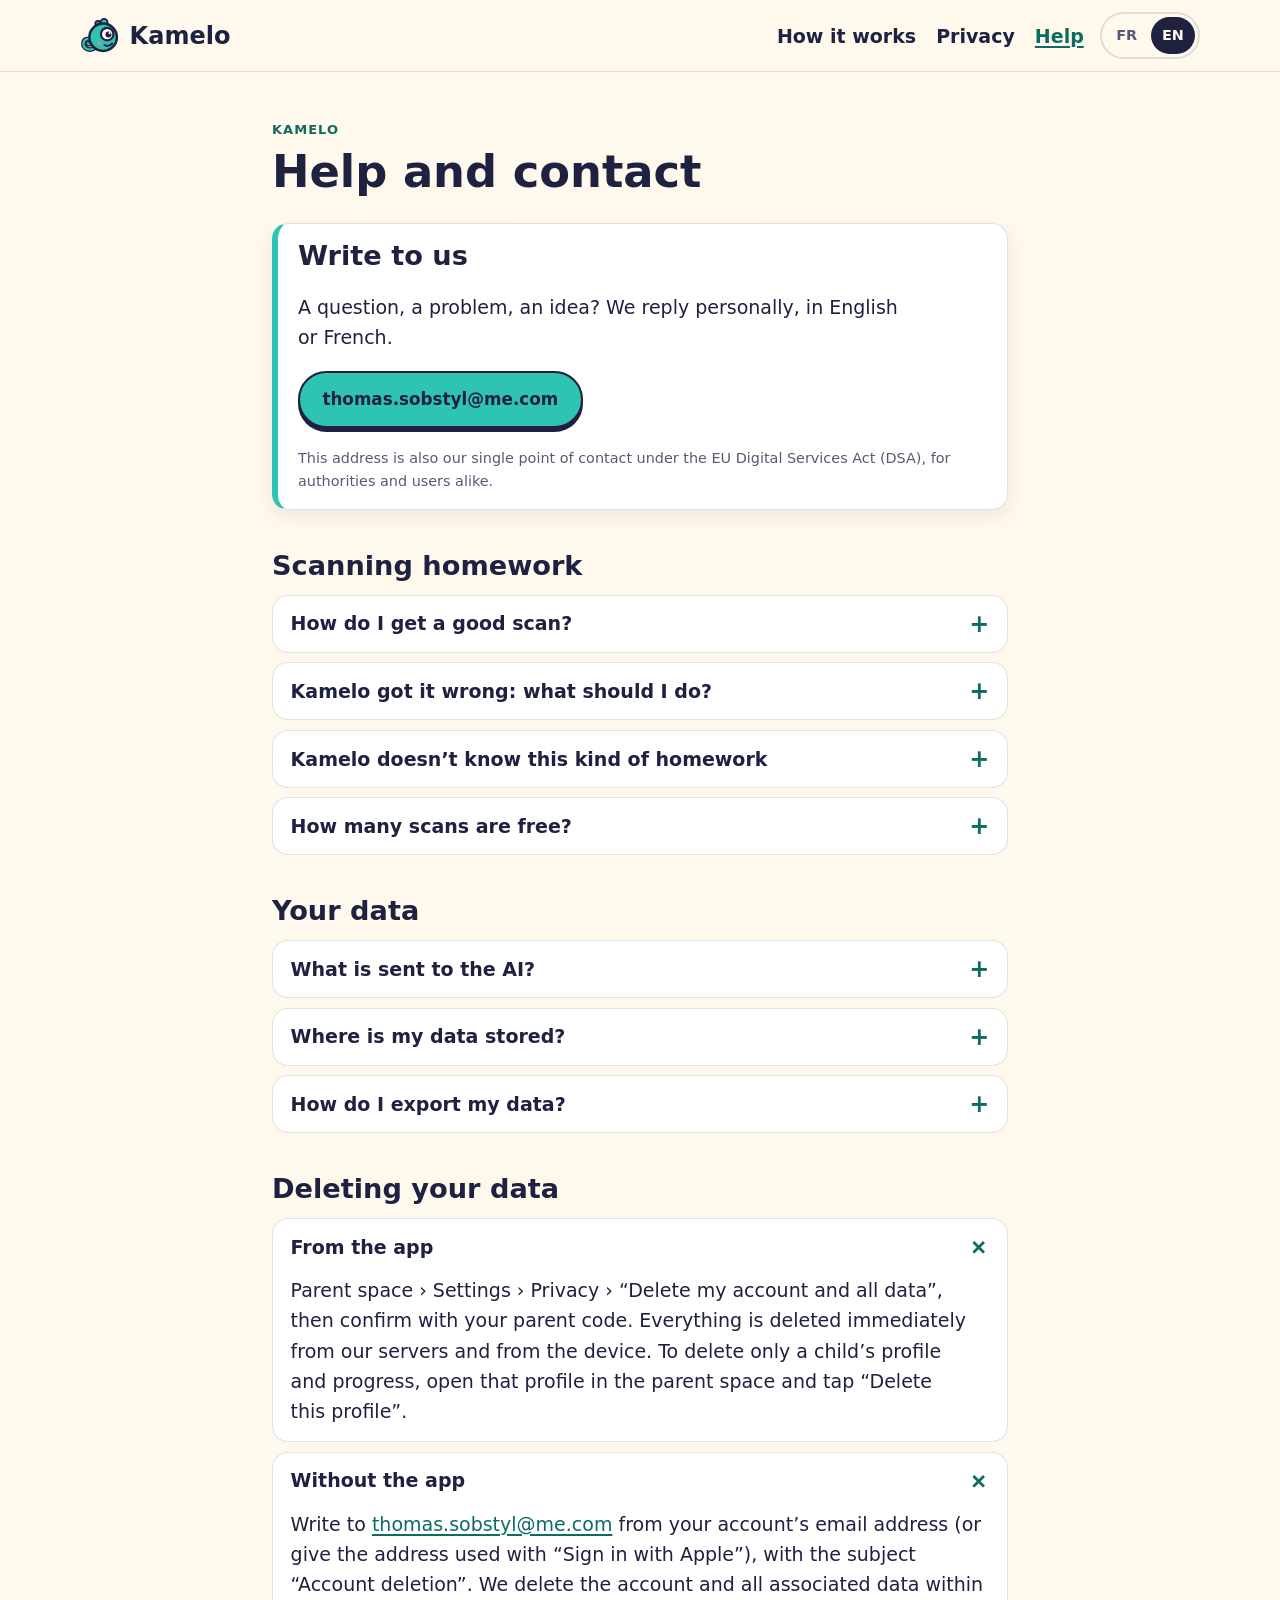
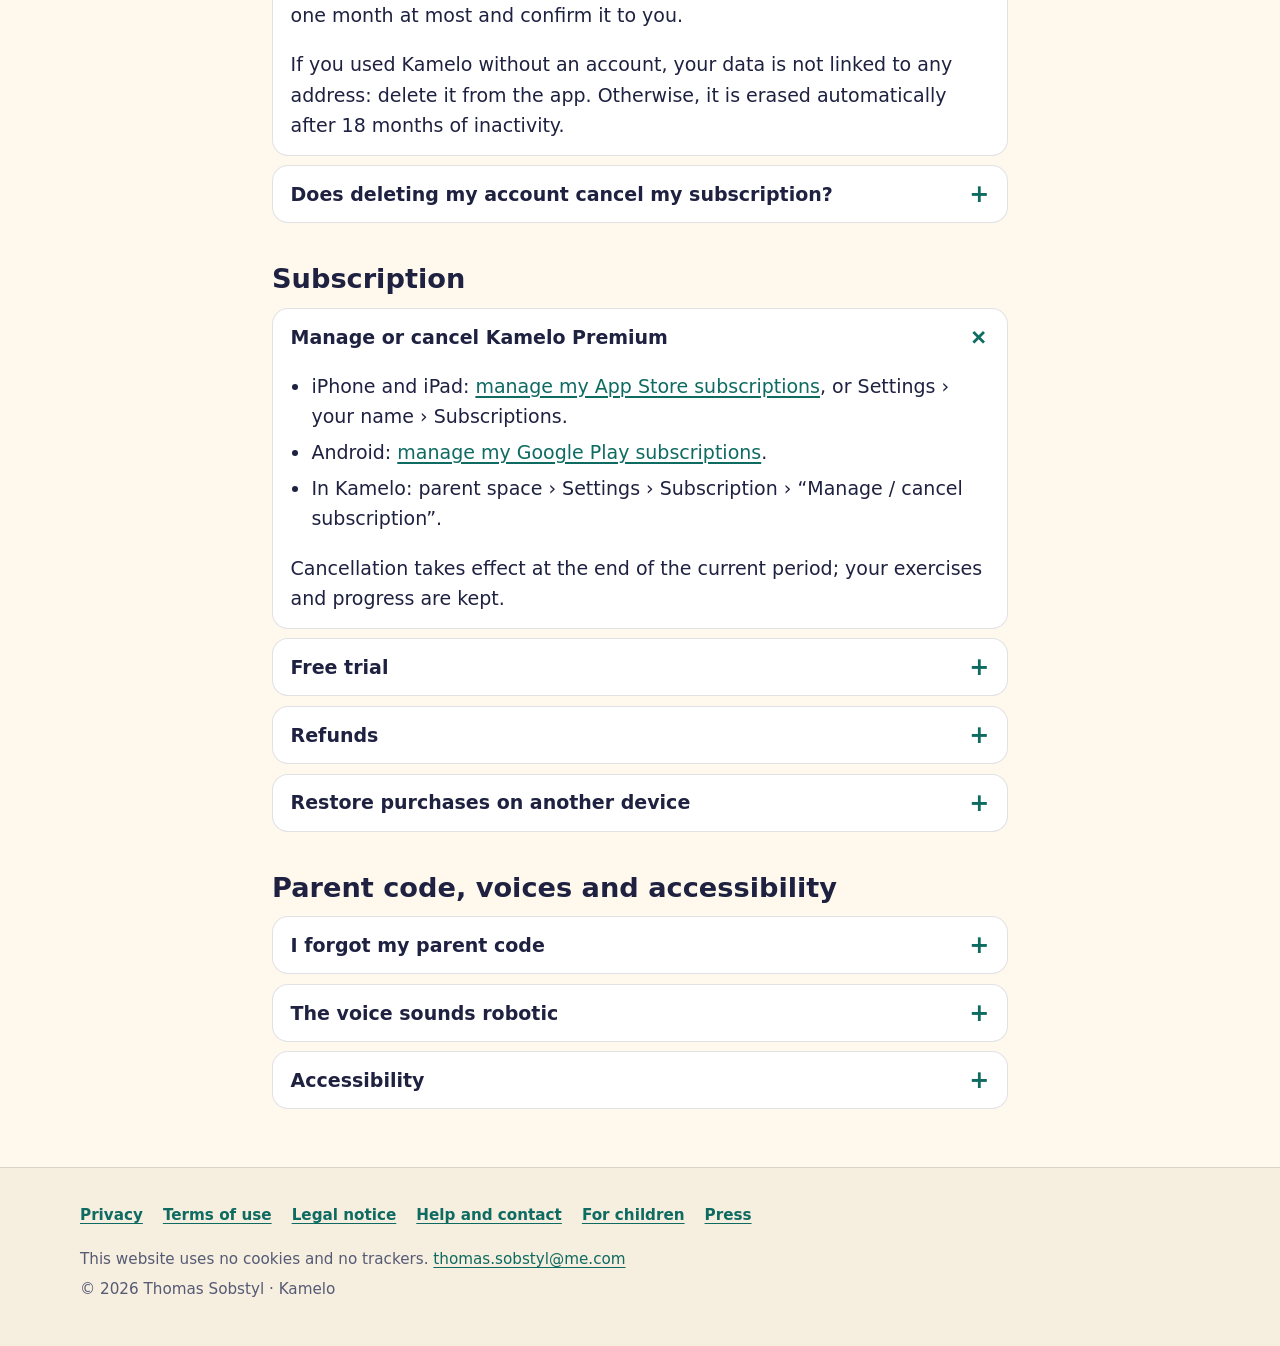
<file: support.html>
<!doctype html>
<html lang="fr" data-title-fr="Aide et contact · Kamelo" data-title-en="Help and contact · Kamelo">
<head>
<meta charset="utf-8">
<meta name="viewport" content="width=device-width, initial-scale=1">
<meta http-equiv="Content-Security-Policy" content="default-src 'none'; img-src 'self'; style-src 'self'; script-src 'sha256-I9BgKOawifnJGNiBx4F5HJiavsiwz4P4nHcMTh/zUJw='; base-uri 'none'; form-action 'none'">
<meta name="referrer" content="no-referrer">
<title>Aide et contact · Kamelo</title>
<meta name="description" content="Aide Kamelo : contact, conseils pour scanner les devoirs, vos données, suppression du compte, gestion de l’abonnement. Kamelo help and contact in English.">
<link rel="canonical" href="https://fox1304.github.io/kamelo-site/support.html">
<meta property="og:url" content="https://fox1304.github.io/kamelo-site/support.html">
<meta property="og:type" content="website">
<meta property="og:site_name" content="Kamelo">
<meta property="og:title" content="Aide et contact · Kamelo">
<meta property="og:description" content="Aide Kamelo : contact, conseils pour scanner les devoirs, vos données, suppression du compte, gestion de l’abonnement. Kamelo help and contact in English.">
<meta property="og:locale" content="fr_FR">
<meta property="og:locale:alternate" content="en_GB">
<meta property="og:locale:alternate" content="en_US">
<meta property="og:image" content="https://fox1304.github.io/kamelo-site/og-kamelo.png">
<meta property="og:image:width" content="1200">
<meta property="og:image:height" content="630">
<meta property="og:image:alt" content="Kamelo, le caméléon : « Les devoirs du soir, sans dispute. »">
<meta name="twitter:card" content="summary_large_image">
<meta name="color-scheme" content="light dark">
<meta name="theme-color" content="#FFF8EC" media="(prefers-color-scheme: light)">
<meta name="theme-color" content="#14161F" media="(prefers-color-scheme: dark)">
<link rel="icon" href="favicon.svg" type="image/svg+xml">
<link rel="apple-touch-icon" href="apple-touch-icon.png">
<link rel="stylesheet" href="style.css">
<script>(function () {
  var root = document.documentElement, loc = window.location;
  function langOf(h) {
    h = (h || "").replace(/^#/, "").toLowerCase();
    if (h === "en" || h.slice(0, 3) === "en-") return "en";
    if (h === "fr" || h.slice(0, 3) === "fr-") return "fr";
    return null;
  }
  function browserLang() {
    var list = navigator.languages || [navigator.language || ""];
    for (var i = 0; i < list.length; i++) {
      var l = String(list[i]).toLowerCase().slice(0, 2);
      if (l === "fr" || l === "en") return l;
    }
    return "fr";
  }
  function apply(lang) {
    root.setAttribute("data-show", lang);
    root.setAttribute("lang", lang);
    var t = root.getAttribute("data-title-" + lang);
    if (t) document.title = t;
    var sw = document.querySelectorAll("[data-set-lang]");
    for (var i = 0; i < sw.length; i++) {
      if (sw[i].getAttribute("data-set-lang") === lang) sw[i].setAttribute("aria-current", "true");
      else sw[i].removeAttribute("aria-current");
    }
  }
  var h = loc.hash.slice(1).toLowerCase();
  if ((h === "fr" || h === "en") && window.history.replaceState) window.history.replaceState(null, "", loc.pathname + loc.search);
  apply(langOf(h) || browserLang());
  window.addEventListener("hashchange", function () { var l = langOf(loc.hash); if (l) apply(l); });
  document.addEventListener("DOMContentLoaded", function () {
    apply(root.getAttribute("data-show"));
    var sw = document.querySelectorAll("[data-set-lang]");
    for (var i = 0; i < sw.length; i++) sw[i].addEventListener("click", function (e) {
      e.preventDefault();
      apply(this.getAttribute("data-set-lang"));
    });
    var art = document.querySelector("[data-kamelo]");
    var skins = document.querySelectorAll("[data-skin]");
    for (var j = 0; j < skins.length; j++) skins[j].addEventListener("click", function () {
      if (art) {
        art.style.setProperty("--k-skin", this.getAttribute("data-skin"));
        art.style.setProperty("--k-deep", this.getAttribute("data-deep"));
        art.style.setProperty("--k-light", this.getAttribute("data-light"));
      }
      for (var k = 0; k < skins.length; k++) skins[k].setAttribute("aria-pressed", skins[k] === this ? "true" : "false");
    });
  });
})();</script>
</head>
<body class="page-support">
<a class="skip" href="#main"><span data-lang="fr">Aller au contenu</span><span data-lang="en" lang="en">Skip to content</span></a>
<header class="site-header">
  <div class="wrap header-inner">
    <a class="brand" href="./"><img src="favicon.svg" alt="" width="40" height="40"><span>Kamelo</span></a>
    <nav class="nav" aria-label="Menu">
      <ul>
        <li data-lang="fr"><a href="index.html#fr-comment-ca-marche">Comment ça marche</a></li>
        <li data-lang="fr"><a href="privacy.html#fr">Confidentialité</a></li>
        <li data-lang="fr"><a href="support.html#fr" aria-current="page">Aide</a></li>
        <li data-lang="en" lang="en"><a href="index.html#en-how-it-works">How it works</a></li>
        <li data-lang="en" lang="en"><a href="privacy.html#en">Privacy</a></li>
        <li data-lang="en" lang="en"><a href="support.html#en" aria-current="page">Help</a></li>
      </ul>
    </nav>
    <div class="lang-switch" role="group" aria-label="Langue / Language">
      <a href="#fr" hreflang="fr" lang="fr" data-set-lang="fr" aria-label="Français">FR</a>
      <a href="#en" hreflang="en" lang="en" data-set-lang="en" aria-label="English">EN</a>
    </div>
  </div>
</header>
<main id="main" tabindex="-1">
<div class="wrap narrow">
<article class="doc" data-lang="fr" lang="fr" id="fr">
  <header class="doc-head">
    <p class="eyebrow">Kamelo</p>
    <h1>Aide et contact</h1>
  </header>

  <aside class="callout contact">
    <h2>Écrivez-nous</h2>
    <p>Une question, un problème, une idée&#8239;? Nous répondons personnellement, en français ou en anglais.</p>
    <p><a class="btn" href="mailto:thomas.sobstyl@me.com">thomas.sobstyl@me.com</a></p>
    <p class="small">Cette adresse est aussi notre point de contact unique au titre du règlement européen sur les services numériques (DSA), pour les autorités comme pour les utilisateurs.</p>
  </aside>

  <section aria-labelledby="fr-scanner">
    <h2 id="fr-scanner">Scanner les devoirs</h2>
    <details>
      <summary>Comment réussir un scan&#8239;?</summary>
      <ul>
        <li>Cadrez uniquement la consigne, la liste de mots ou la leçon, à plat et bien éclairée, sans ombre.</li>
        <li>Une page à la fois&#8239;; vous pouvez ajouter une autre page ou importer une capture d’écran de l’application de l’école («&nbsp;Importer une photo&nbsp;»).</li>
        <li>Si l’application signale une photo floue, un texte trop petit ou trop sombre, reprenez-la de plus près.</li>
        <li>Évitez de photographier des visages ou des documents personnels.</li>
      </ul>
    </details>
    <details>
      <summary>Kamelo s’est trompé&#8239;: que faire&#8239;?</summary>
      <p>Chaque exercice s’affiche sur une carte de confirmation que vous pouvez modifier avant de la valider. Si ce n’est pas le bon exercice, touchez «&nbsp;Ce n’est pas ça&nbsp;» pour reprendre la photo ou saisir le devoir à la main. Un contenu vous semble inadapté&#8239;? Touchez «&nbsp;Signaler un problème&nbsp;».</p>
    </details>
    <details>
      <summary>Kamelo ne connaît pas ce type de devoir</summary>
      <p>Vous pouvez le suivre comme une tâche à cocher, ou demander à Kamelo d’apprendre ce type d’exercice. Avec votre accord, la photo est alors conservée 30&nbsp;jours pour être étudiée, puis supprimée&#8239;; nous vous répondons dans l’application («&nbsp;Mes demandes&nbsp;»).</p>
    </details>
    <details>
      <summary>Combien de scans sont gratuits&#8239;?</summary>
      <p>La version gratuite offre 3 scans pendant les 14 premiers jours, puis 1 scan par mois, et 1 profil d’enfant. Chaque scan est lu par une intelligence artificielle, ce qui a un coût&#8239;: la version gratuite sert à découvrir Kamelo. Les exercices déjà créés et la saisie à la main restent illimités et gratuits. Kamelo Premium offre des scans illimités (usage raisonnable&#8239;: 100 scans par mois) et jusqu’à 3 enfants.</p>
    </details>
  </section>

  <section aria-labelledby="fr-donnees">
    <h2 id="fr-donnees">Vos données</h2>
    <details>
      <summary>Qu’est-ce qui est envoyé à l’IA&#8239;?</summary>
      <p>Uniquement la photo recadrée du devoir, dont le nom, la classe et la date en haut de page sont masqués sur votre téléphone, avec la classe, le programme et la langue. Jamais le prénom de votre enfant. La photo est lue par Claude (Anthropic, aux États-Unis) puis supprimée de nos serveurs sous 24&nbsp;heures. Rien n’est envoyé à l’IA sans votre accord, que vous pouvez retirer dans Réglages › Confidentialité.</p>
    </details>
    <details>
      <summary>Où sont stockées mes données&#8239;?</summary>
      <p>Sur votre appareil et sur nos serveurs situés à Paris (Union européenne). Tous les détails figurent dans la <a href="privacy.html#fr">politique de confidentialité</a>.</p>
    </details>
    <details>
      <summary>Comment exporter mes données&#8239;?</summary>
      <p>Espace parent › Réglages › Confidentialité › «&nbsp;Exporter mes données&nbsp;». Vous recevez un lien vers un fichier JSON, valable 1&nbsp;heure.</p>
    </details>
  </section>

  <section aria-labelledby="fr-supprimer">
    <h2 id="fr-supprimer">Supprimer vos données</h2>
    <details open>
      <summary>Depuis l’application</summary>
      <p>Espace parent › Réglages › Confidentialité › «&nbsp;Supprimer mon compte et toutes les données&nbsp;», puis confirmez avec votre code parent. Tout est supprimé immédiatement de nos serveurs et de l’appareil. Pour supprimer seulement le profil d’un enfant et ses progrès, ouvrez ce profil dans l’espace parent et touchez «&nbsp;Supprimer ce profil&nbsp;».</p>
    </details>
    <details open>
      <summary>Sans l’application</summary>
      <p>Écrivez à <a href="mailto:thomas.sobstyl@me.com">thomas.sobstyl@me.com</a> depuis l’adresse e-mail de votre compte (ou indiquez l’adresse utilisée avec «&nbsp;Se connecter avec Apple&nbsp;»), avec pour objet «&nbsp;Suppression de compte&nbsp;». Nous supprimons le compte et toutes les données associées dans un délai d’un mois au plus et vous le confirmons.</p>
      <p>Si vous utilisiez Kamelo sans compte, vos données ne sont reliées à aucune adresse&#8239;: supprimez-les depuis l’application. À défaut, elles sont effacées automatiquement après 18&nbsp;mois d’inactivité.</p>
    </details>
    <details>
      <summary>Supprimer mon compte résilie-t-il mon abonnement&#8239;?</summary>
      <p>Non. L’abonnement est géré par l’App Store ou Google Play&#8239;: résiliez-le avec les liens ci-dessous.</p>
    </details>
  </section>

  <section aria-labelledby="fr-abonnement">
    <h2 id="fr-abonnement">Abonnement</h2>
    <details open>
      <summary>Gérer ou résilier Kamelo Premium</summary>
      <ul>
        <li>iPhone et iPad&#8239;: <a href="https://apps.apple.com/account/subscriptions">gérer mes abonnements App Store</a>, ou Réglages › votre nom › Abonnements.</li>
        <li>Android&#8239;: <a href="https://play.google.com/store/account/subscriptions">gérer mes abonnements Google Play</a>.</li>
        <li>Dans Kamelo&#8239;: espace parent › Réglages › Abonnement › «&nbsp;Gérer / résilier mon abonnement&nbsp;».</li>
      </ul>
      <p>La résiliation prend effet à la fin de la période en cours&#8239;; vos exercices et progrès sont conservés.</p>
    </details>
    <details>
      <summary>Essai gratuit</summary>
      <p>L’abonnement annuel peut comprendre 7&nbsp;jours d’essai gratuit. Si vous ne résiliez pas avant la fin de l’essai (sur l’App Store, au moins 24&nbsp;heures avant), l’abonnement annuel démarre et vous est facturé.</p>
    </details>
    <details>
      <summary>Remboursement</summary>
      <p>Les paiements sont encaissés par Apple ou Google&#8239;: demandez un remboursement sur <a href="https://reportaproblem.apple.com">reportaproblem.apple.com</a> ou depuis <a href="https://support.google.com/googleplay/answer/2479637">l’aide Google Play</a>. Nous vous aidons volontiers si besoin.</p>
    </details>
    <details>
      <summary>Restaurer mes achats sur un autre appareil</summary>
      <p>Connectez-vous au même compte, ou touchez «&nbsp;Restaurer mes achats&nbsp;» dans Réglages › Abonnement.</p>
    </details>
  </section>

  <section aria-labelledby="fr-code">
    <h2 id="fr-code">Code parent, voix et accessibilité</h2>
    <details>
      <summary>J’ai oublié mon code parent</summary>
      <p>Sur l’écran du code, touchez «&nbsp;Code oublié&nbsp;?&nbsp;», passez la vérification adulte, puis choisissez un nouveau code.</p>
    </details>
    <details>
      <summary>La voix est peu naturelle</summary>
      <p>Kamelo utilise les voix de votre appareil. Téléchargez une voix «&nbsp;améliorée&nbsp;»&#8239;: sur iPhone et iPad, Réglages › Accessibilité › Contenu énoncé › Voix&#8239;; sur Android, dans les réglages de synthèse vocale (l’emplacement varie selon l’appareil).</p>
    </details>
    <details>
      <summary>Accessibilité</summary>
      <p>Kamelo suit la taille du texte, VoiceOver et TalkBack, et l’option «&nbsp;Réduire les animations&nbsp;» de votre appareil. Des polices adaptées aux jeunes lecteurs et aux lecteurs dyslexiques sont proposées dans les réglages.</p>
    </details>
  </section>
</article>

<article class="doc" data-lang="en" lang="en" id="en">
  <header class="doc-head">
    <p class="eyebrow">Kamelo</p>
    <h1>Help and contact</h1>
  </header>

  <aside class="callout contact">
    <h2>Write to us</h2>
    <p>A question, a problem, an idea? We reply personally, in English or French.</p>
    <p><a class="btn" href="mailto:thomas.sobstyl@me.com">thomas.sobstyl@me.com</a></p>
    <p class="small">This address is also our single point of contact under the EU Digital Services Act (DSA), for authorities and users alike.</p>
  </aside>

  <section aria-labelledby="en-scanning">
    <h2 id="en-scanning">Scanning homework</h2>
    <details>
      <summary>How do I get a good scan?</summary>
      <ul>
        <li>Frame only the instruction, the word list or the lesson, flat and well lit, without shadows.</li>
        <li>One page at a time; you can add another page or import a screenshot from the school’s app (“Import a photo”).</li>
        <li>If the app warns that the photo is blurry, the text too small or too dark, take it again from closer.</li>
        <li>Avoid photographing faces or personal documents.</li>
      </ul>
    </details>
    <details>
      <summary>Kamelo got it wrong: what should I do?</summary>
      <p>Each exercise appears on a confirmation card that you can edit before approving it. If it is the wrong exercise, tap “That’s not it” to retake the photo or type the homework in. Content seems unsuitable? Tap “Report a problem”.</p>
    </details>
    <details>
      <summary>Kamelo doesn’t know this kind of homework</summary>
      <p>You can track it as a checklist task, or ask Kamelo to learn this exercise type. With your consent, the photo is then kept for 30 days for review, then deleted; we reply inside the app (“My requests”).</p>
    </details>
    <details>
      <summary>How many scans are free?</summary>
      <p>The free version gives you 3 scans in your first 14 days, then 1 scan a month, and 1 child profile. Every scan is read by an artificial intelligence, which has a cost: the free version is there to discover Kamelo. Exercises already created and typing homework in by hand stay unlimited and free. Kamelo Premium gives unlimited scans (fair use: 100 scans a month) and up to 3 children.</p>
    </details>
  </section>

  <section aria-labelledby="en-your-data">
    <h2 id="en-your-data">Your data</h2>
    <details>
      <summary>What is sent to the AI?</summary>
      <p>Only the cropped homework photo, with the name, class and date at the top of the page masked on your phone, plus the school year, curriculum and language. Never your child’s first name. The photo is read by Claude (Anthropic, in the United States), then deleted from our servers within 24 hours. Nothing is sent to the AI without your consent, which you can withdraw in Settings › Privacy.</p>
    </details>
    <details>
      <summary>Where is my data stored?</summary>
      <p>On your device and on our servers in Paris (European Union). All the details are in the <a href="privacy.html#en">privacy policy</a>.</p>
    </details>
    <details>
      <summary>How do I export my data?</summary>
      <p>Parent space › Settings › Privacy › “Export my data”. You get a link to a JSON file, valid for 1 hour.</p>
    </details>
  </section>

  <section aria-labelledby="en-delete">
    <h2 id="en-delete">Deleting your data</h2>
    <details open>
      <summary>From the app</summary>
      <p>Parent space › Settings › Privacy › “Delete my account and all data”, then confirm with your parent code. Everything is deleted immediately from our servers and from the device. To delete only a child’s profile and progress, open that profile in the parent space and tap “Delete this profile”.</p>
    </details>
    <details open>
      <summary>Without the app</summary>
      <p>Write to <a href="mailto:thomas.sobstyl@me.com">thomas.sobstyl@me.com</a> from your account’s email address (or give the address used with “Sign in with Apple”), with the subject “Account deletion”. We delete the account and all associated data within one month at most and confirm it to you.</p>
      <p>If you used Kamelo without an account, your data is not linked to any address: delete it from the app. Otherwise, it is erased automatically after 18 months of inactivity.</p>
    </details>
    <details>
      <summary>Does deleting my account cancel my subscription?</summary>
      <p>No. The subscription is managed by the App Store or Google Play: cancel it with the links below.</p>
    </details>
  </section>

  <section aria-labelledby="en-subscription">
    <h2 id="en-subscription">Subscription</h2>
    <details open>
      <summary>Manage or cancel Kamelo Premium</summary>
      <ul>
        <li>iPhone and iPad: <a href="https://apps.apple.com/account/subscriptions">manage my App Store subscriptions</a>, or Settings › your name › Subscriptions.</li>
        <li>Android: <a href="https://play.google.com/store/account/subscriptions">manage my Google Play subscriptions</a>.</li>
        <li>In Kamelo: parent space › Settings › Subscription › “Manage / cancel subscription”.</li>
      </ul>
      <p>Cancellation takes effect at the end of the current period; your exercises and progress are kept.</p>
    </details>
    <details>
      <summary>Free trial</summary>
      <p>The annual subscription may include a 7-day free trial. If you don’t cancel before the trial ends (on the App Store, at least 24 hours before), the annual subscription starts and you are charged.</p>
    </details>
    <details>
      <summary>Refunds</summary>
      <p>Payments are collected by Apple or Google: request a refund at <a href="https://reportaproblem.apple.com">reportaproblem.apple.com</a> or through <a href="https://support.google.com/googleplay/answer/2479637">Google Play help</a>. We are happy to help if needed.</p>
    </details>
    <details>
      <summary>Restore purchases on another device</summary>
      <p>Sign in to the same account, or tap “Restore purchases” in Settings › Subscription.</p>
    </details>
  </section>

  <section aria-labelledby="en-code">
    <h2 id="en-code">Parent code, voices and accessibility</h2>
    <details>
      <summary>I forgot my parent code</summary>
      <p>On the code screen, tap “Forgot your code?”, pass the adult check, then choose a new code.</p>
    </details>
    <details>
      <summary>The voice sounds robotic</summary>
      <p>Kamelo uses your device’s voices. Download an “enhanced” voice: on iPhone and iPad, Settings › Accessibility › Spoken Content › Voices; on Android, in the text-to-speech settings (the location depends on the device).</p>
    </details>
    <details>
      <summary>Accessibility</summary>
      <p>Kamelo follows your device’s text size, VoiceOver and TalkBack, and the “Reduce motion” option. Fonts designed for young readers and dyslexic readers are available in the settings.</p>
    </details>
  </section>
</article>
</div>
</main>
<footer class="site-footer">
  <div class="wrap">
    <div class="footer-block" data-lang="fr">
      <nav aria-label="Liens utiles">
        <ul class="footer-links">
          <li><a href="privacy.html#fr">Confidentialité</a></li>
          <li><a href="terms.html#fr">Conditions d’utilisation</a></li>
          <li><a href="terms.html#fr-mentions-legales">Mentions légales</a></li>
          <li><a href="support.html#fr">Aide et contact</a></li>
          <li><a href="children.html#fr">Pour les enfants</a></li>
          <li><a href="press.html#fr">Presse</a></li>
        </ul>
      </nav>
      <p class="footer-note">Ce site n’utilise aucun cookie ni aucun traceur. <a href="mailto:thomas.sobstyl@me.com">thomas.sobstyl@me.com</a></p>
      <p class="footer-copy">© 2026 Thomas Sobstyl · Kamelo</p>
    </div>
    <div class="footer-block" data-lang="en" lang="en">
      <nav aria-label="Useful links">
        <ul class="footer-links">
          <li><a href="privacy.html#en">Privacy</a></li>
          <li><a href="terms.html#en">Terms of use</a></li>
          <li><a href="terms.html#en-legal-notice">Legal notice</a></li>
          <li><a href="support.html#en">Help and contact</a></li>
          <li><a href="children.html#en">For children</a></li>
          <li><a href="press.html#en">Press</a></li>
        </ul>
      </nav>
      <p class="footer-note">This website uses no cookies and no trackers. <a href="mailto:thomas.sobstyl@me.com">thomas.sobstyl@me.com</a></p>
      <p class="footer-copy">© 2026 Thomas Sobstyl · Kamelo</p>
    </div>
  </div>
</footer>
</body>
</html>
</file>
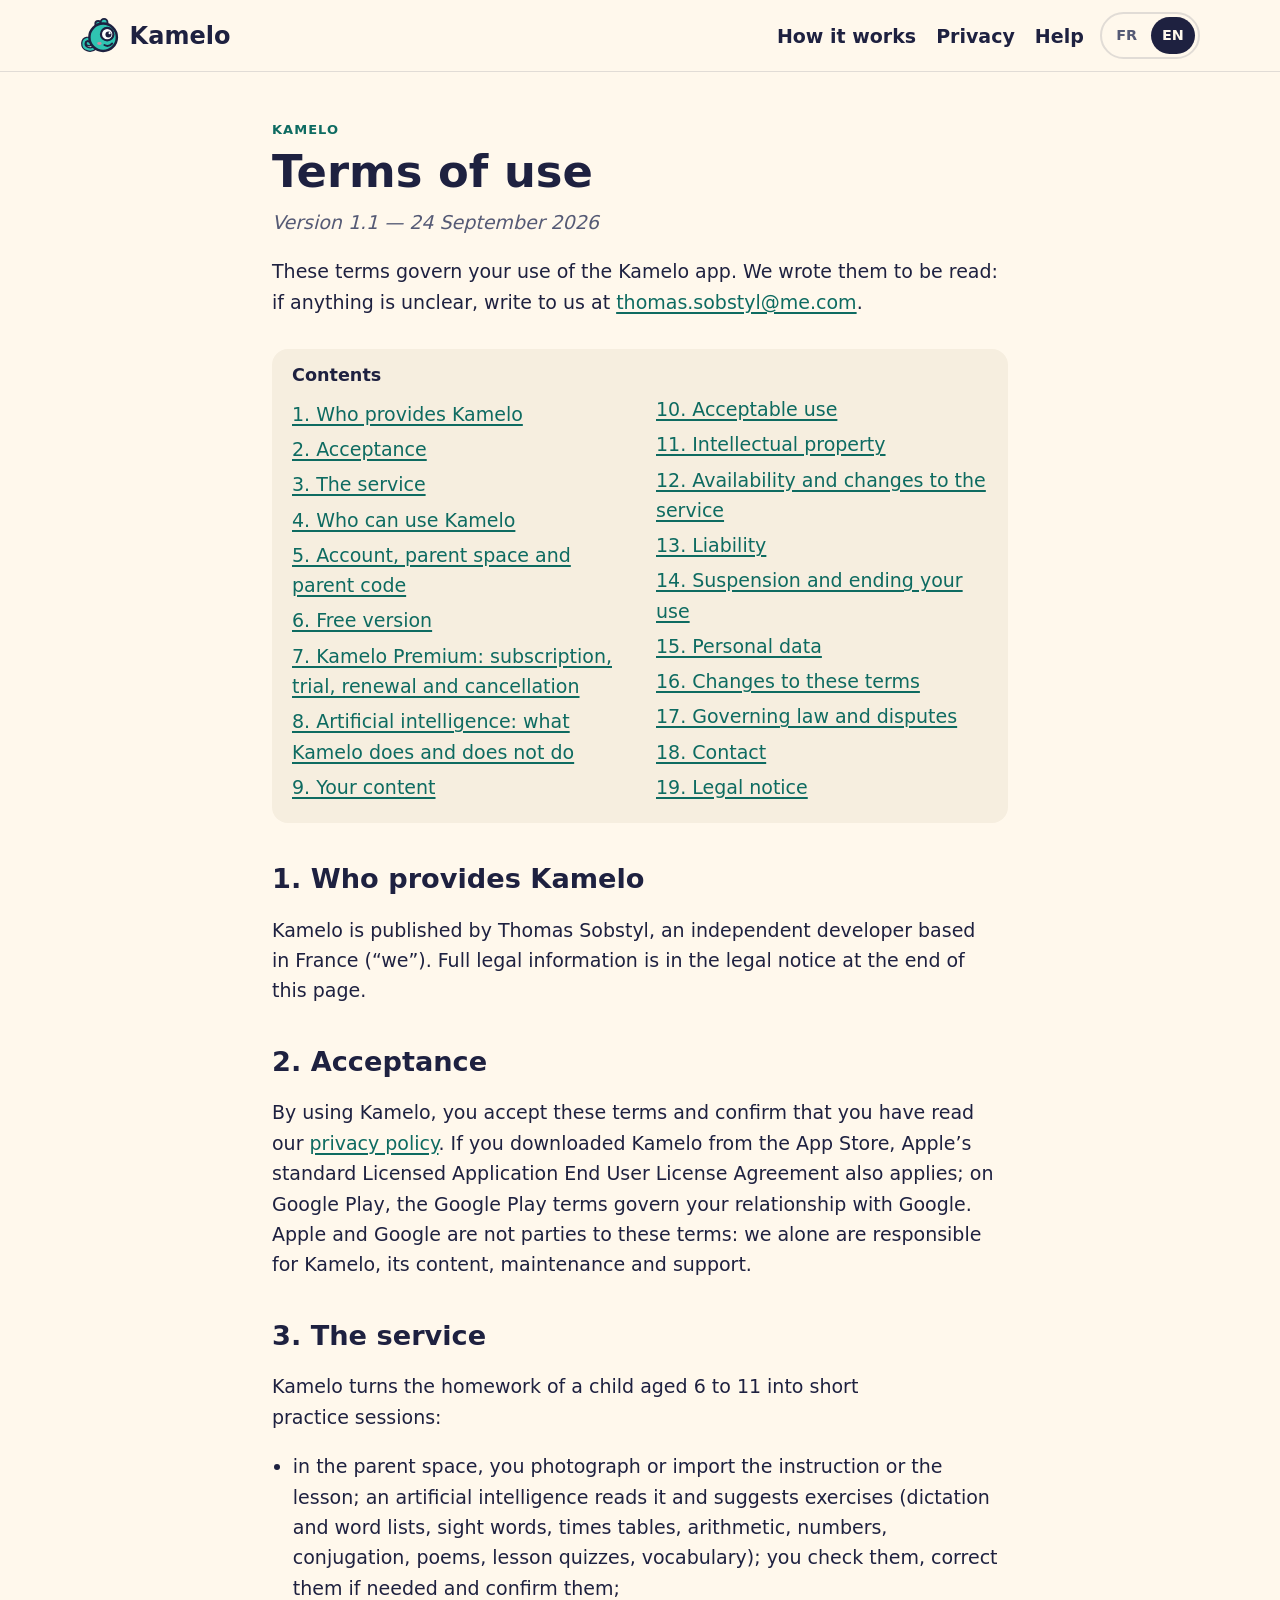
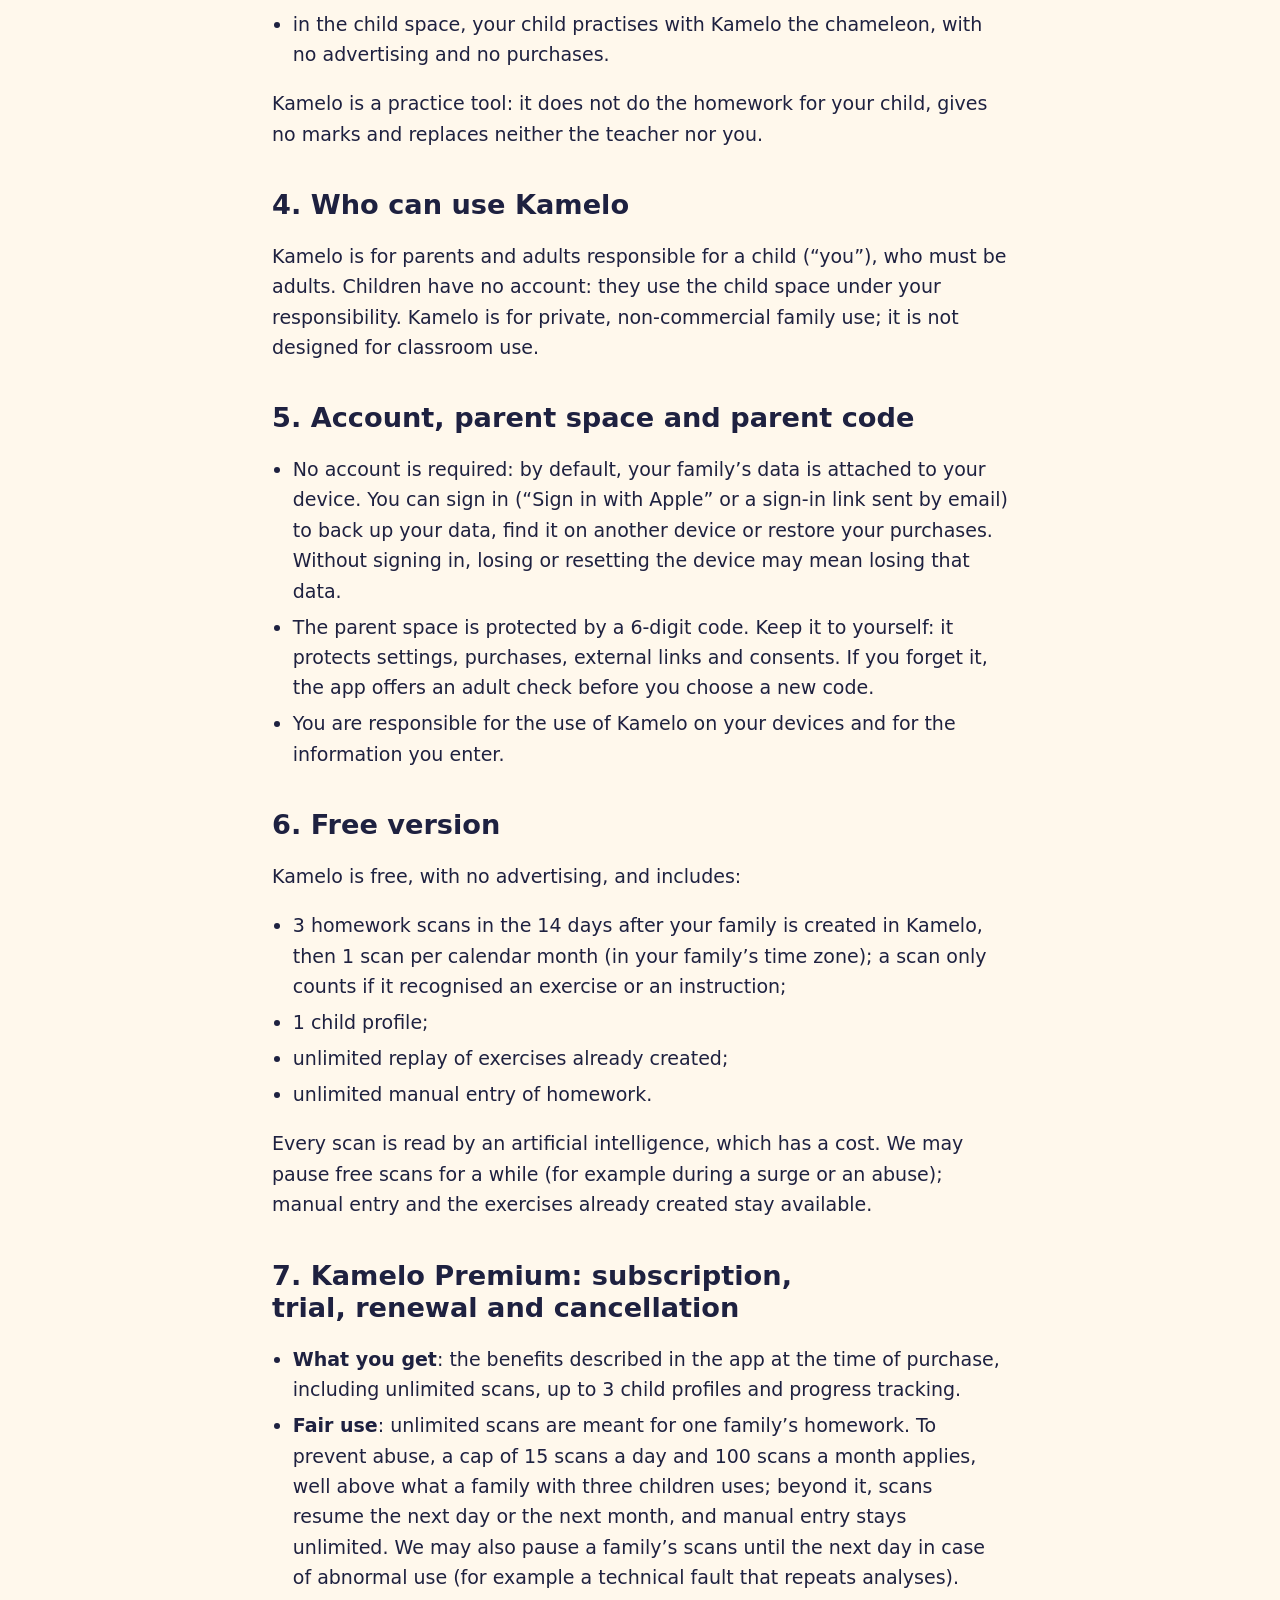
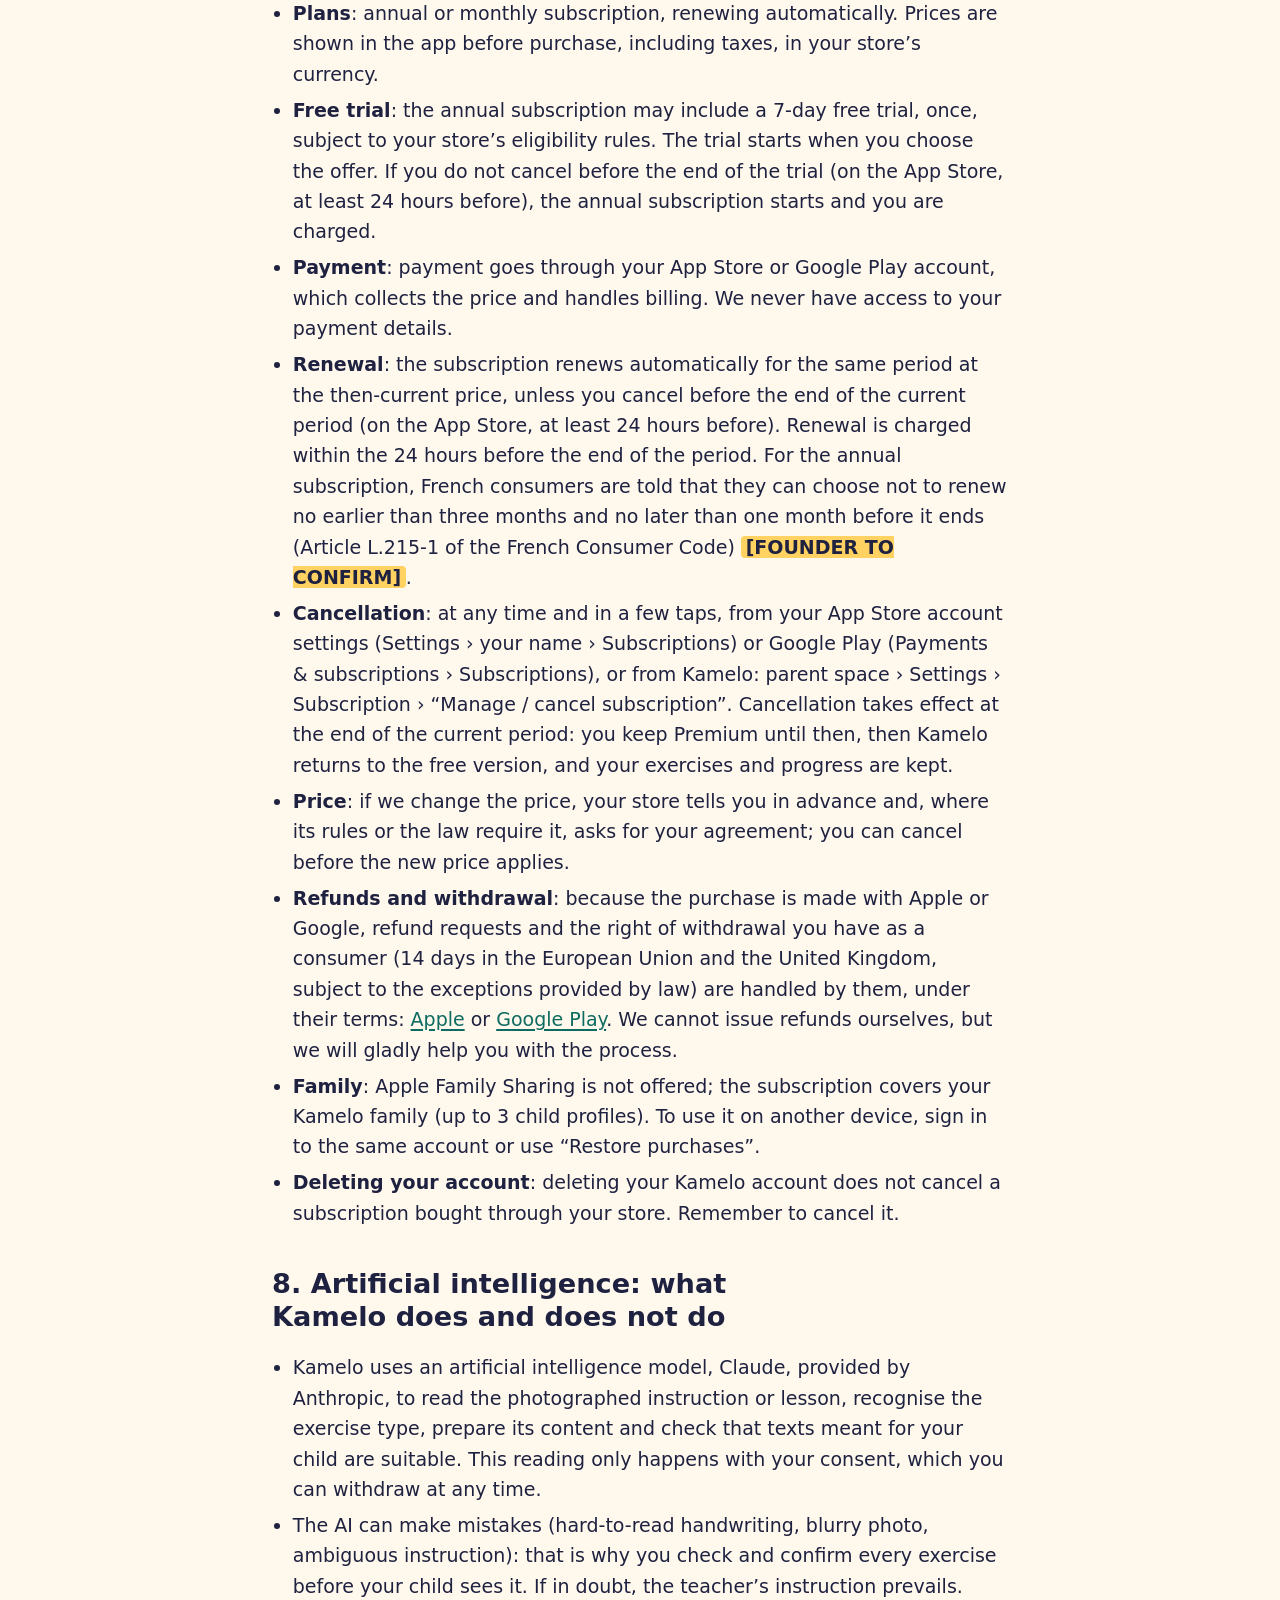
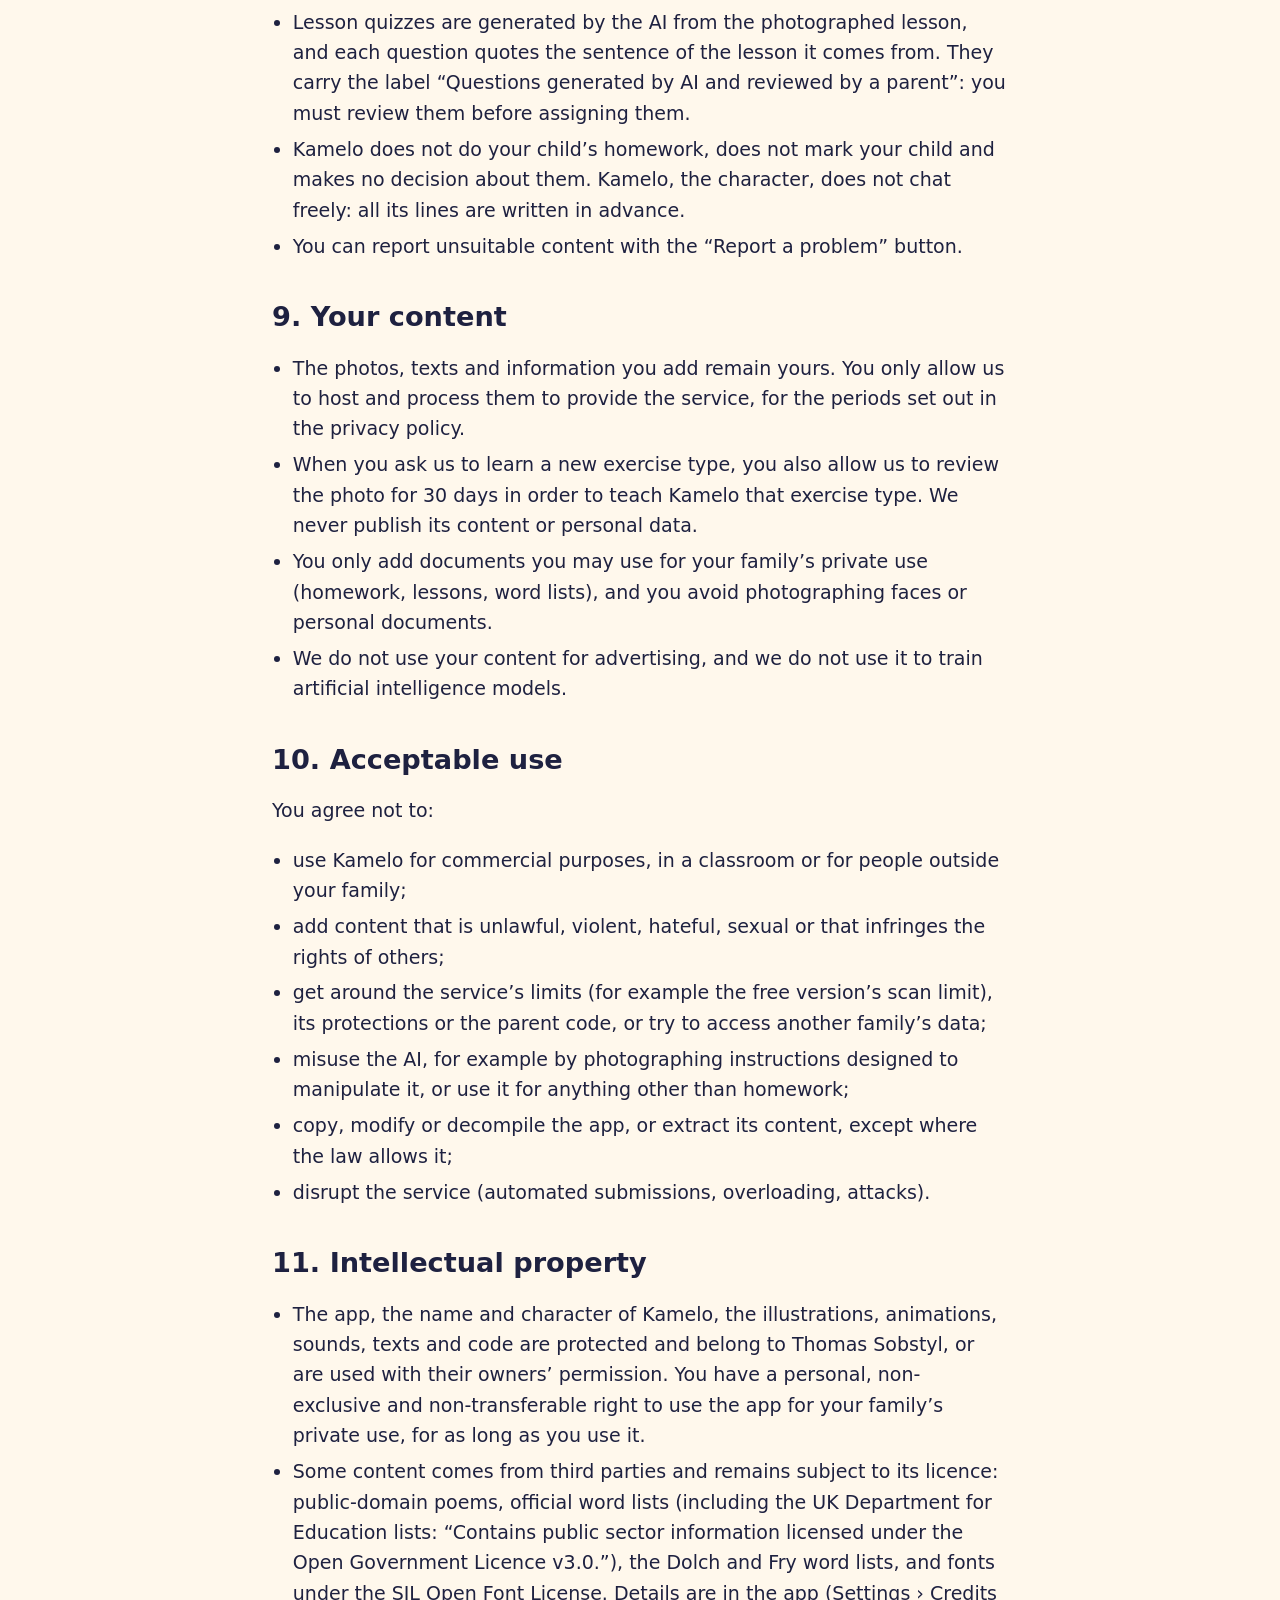
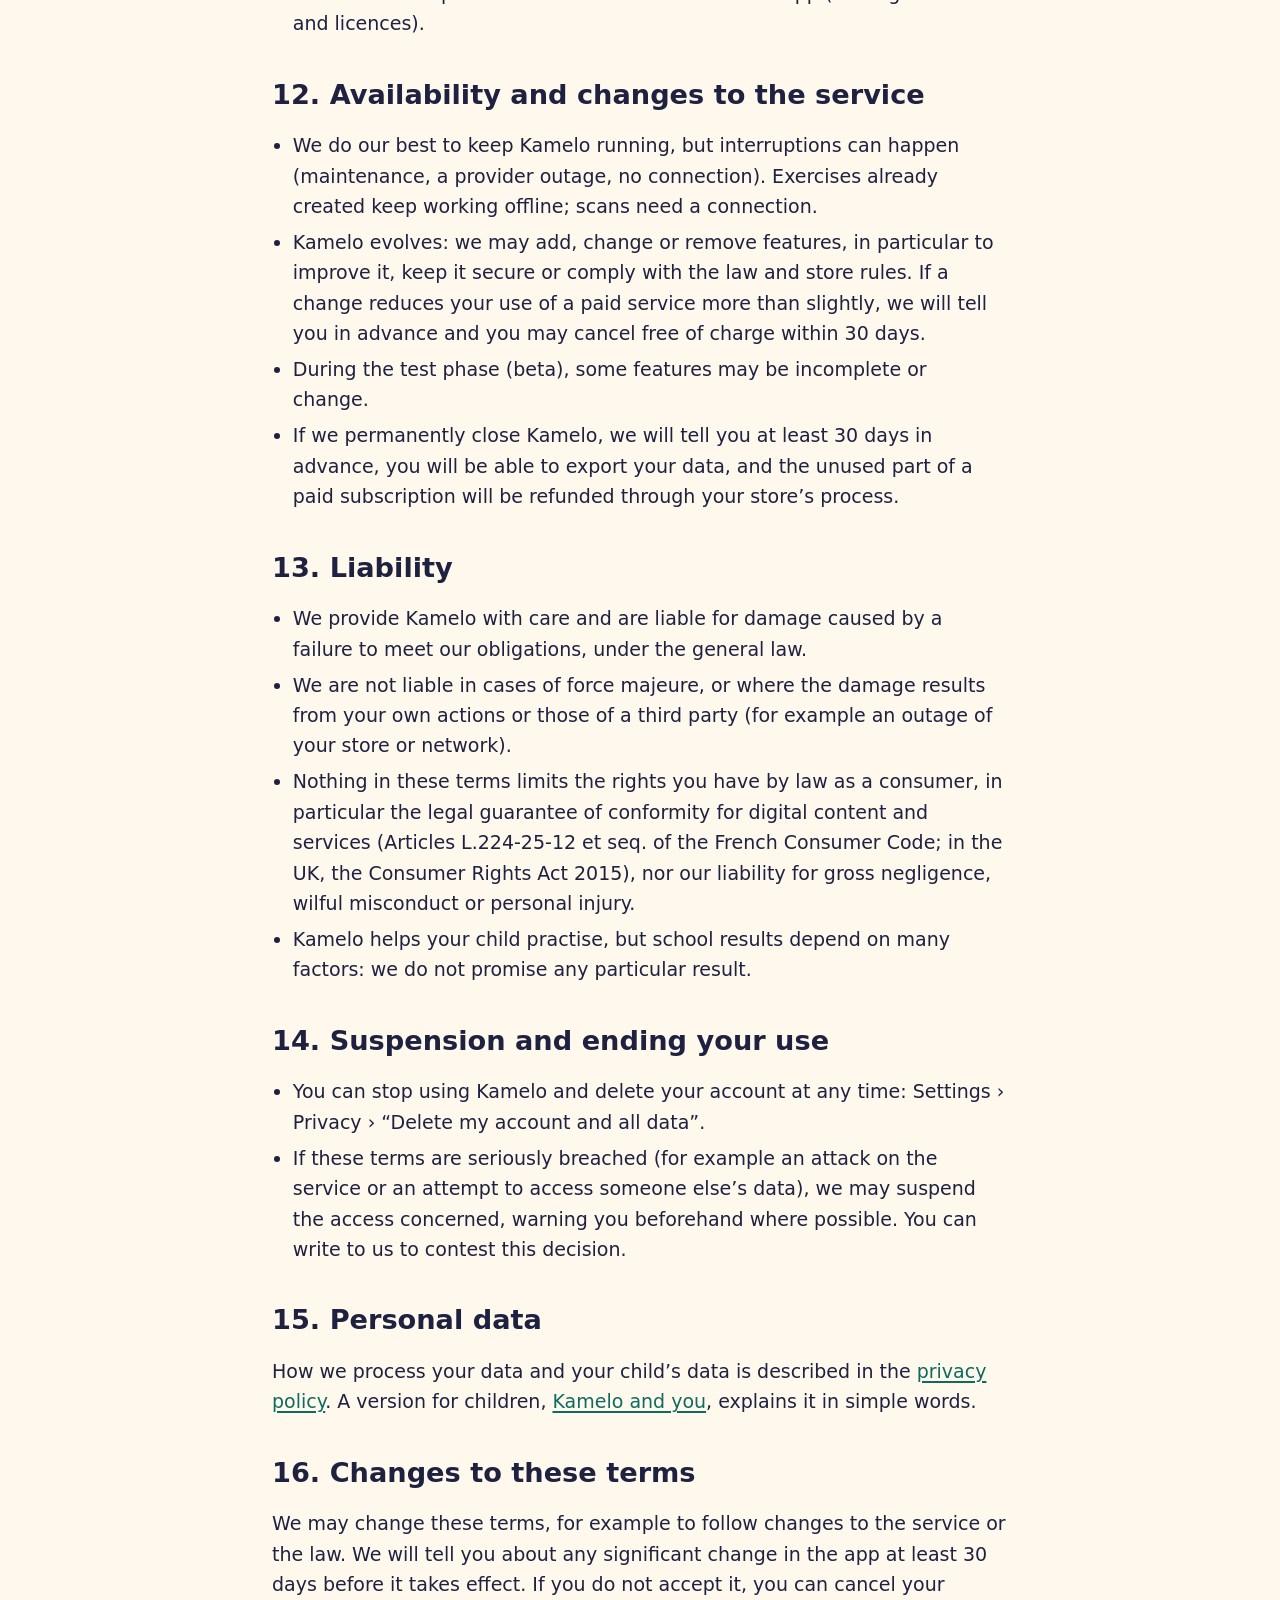
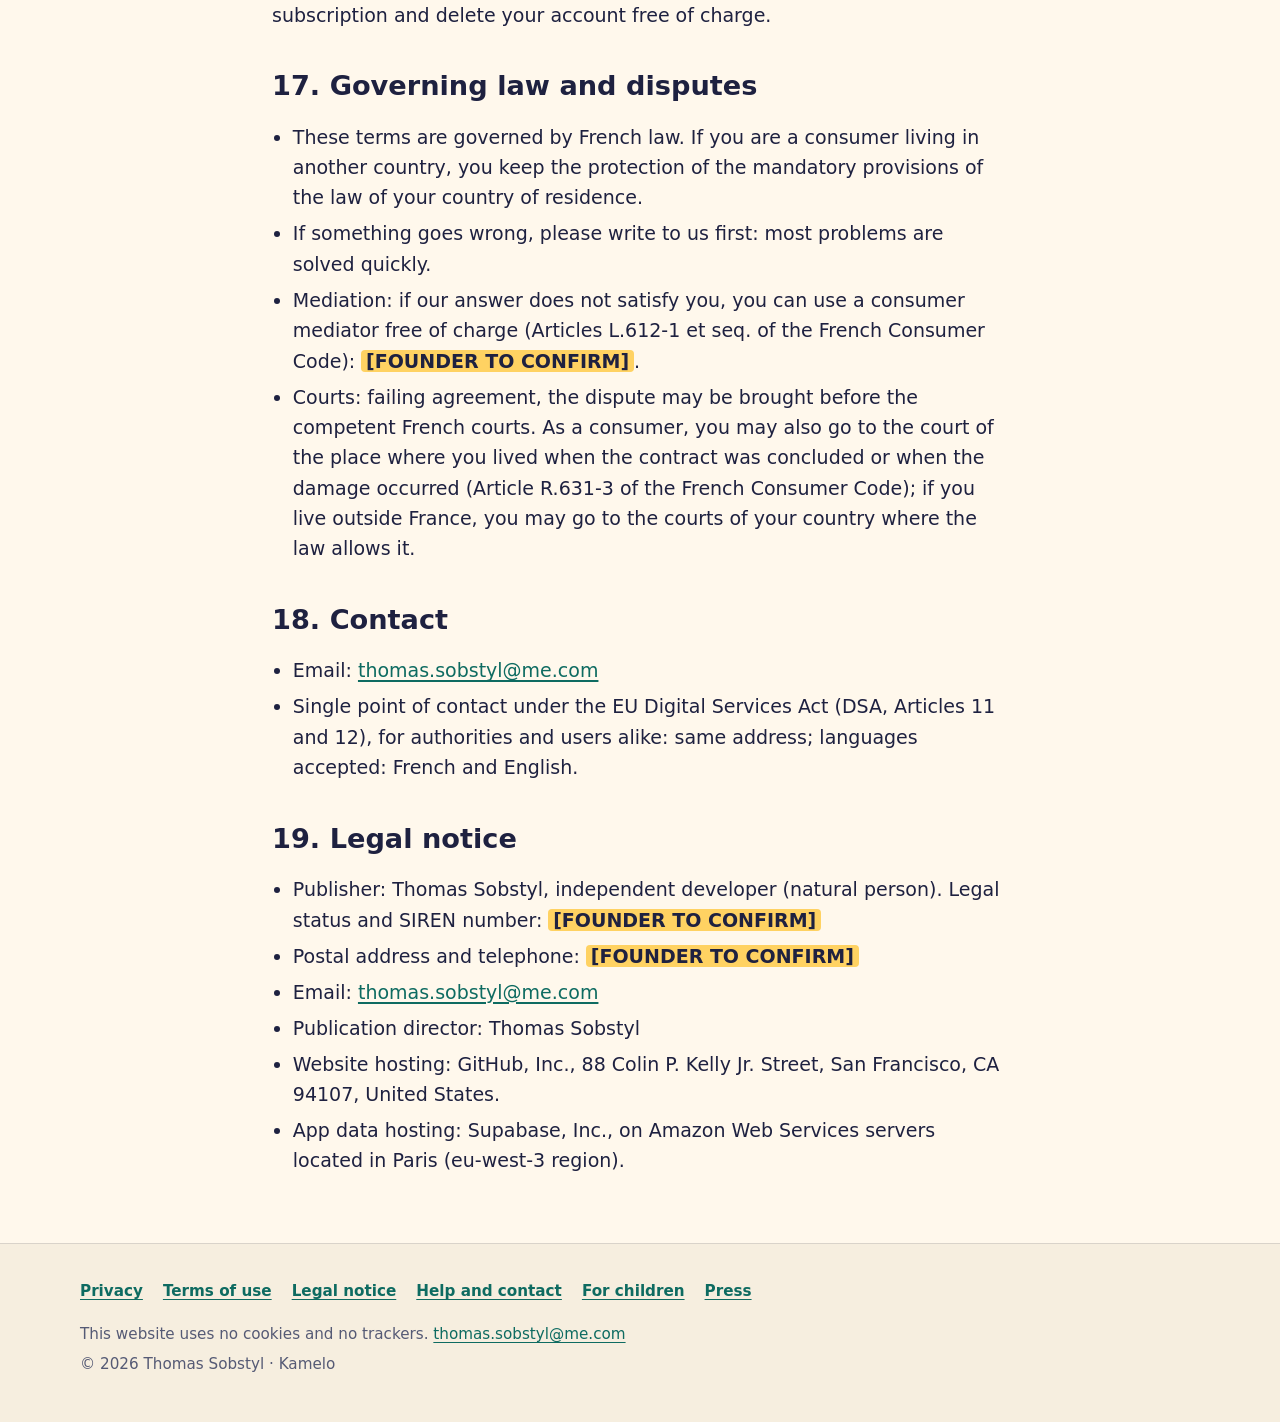
<file: terms.html>
<!doctype html>
<html lang="fr" data-title-fr="Conditions d’utilisation · Kamelo" data-title-en="Terms of use · Kamelo">
<head>
<meta charset="utf-8">
<meta name="viewport" content="width=device-width, initial-scale=1">
<meta http-equiv="Content-Security-Policy" content="default-src 'none'; img-src 'self'; style-src 'self'; script-src 'sha256-I9BgKOawifnJGNiBx4F5HJiavsiwz4P4nHcMTh/zUJw='; base-uri 'none'; form-action 'none'">
<meta name="referrer" content="no-referrer">
<title>Conditions d’utilisation · Kamelo</title>
<meta name="description" content="Conditions d’utilisation de Kamelo : service, abonnement, IA, responsabilité, mentions légales. Kamelo terms of use in English.">
<link rel="canonical" href="https://fox1304.github.io/kamelo-site/terms.html">
<meta property="og:url" content="https://fox1304.github.io/kamelo-site/terms.html">
<meta property="og:type" content="website">
<meta property="og:site_name" content="Kamelo">
<meta property="og:title" content="Conditions d’utilisation · Kamelo">
<meta property="og:description" content="Conditions d’utilisation de Kamelo : service, abonnement, IA, responsabilité, mentions légales. Kamelo terms of use in English.">
<meta property="og:locale" content="fr_FR">
<meta property="og:locale:alternate" content="en_GB">
<meta property="og:locale:alternate" content="en_US">
<meta property="og:image" content="https://fox1304.github.io/kamelo-site/og-kamelo.png">
<meta property="og:image:width" content="1200">
<meta property="og:image:height" content="630">
<meta property="og:image:alt" content="Kamelo, le caméléon : « Les devoirs du soir, sans dispute. »">
<meta name="twitter:card" content="summary_large_image">
<meta name="color-scheme" content="light dark">
<meta name="theme-color" content="#FFF8EC" media="(prefers-color-scheme: light)">
<meta name="theme-color" content="#14161F" media="(prefers-color-scheme: dark)">
<link rel="icon" href="favicon.svg" type="image/svg+xml">
<link rel="apple-touch-icon" href="apple-touch-icon.png">
<link rel="stylesheet" href="style.css">
<script>(function () {
  var root = document.documentElement, loc = window.location;
  function langOf(h) {
    h = (h || "").replace(/^#/, "").toLowerCase();
    if (h === "en" || h.slice(0, 3) === "en-") return "en";
    if (h === "fr" || h.slice(0, 3) === "fr-") return "fr";
    return null;
  }
  function browserLang() {
    var list = navigator.languages || [navigator.language || ""];
    for (var i = 0; i < list.length; i++) {
      var l = String(list[i]).toLowerCase().slice(0, 2);
      if (l === "fr" || l === "en") return l;
    }
    return "fr";
  }
  function apply(lang) {
    root.setAttribute("data-show", lang);
    root.setAttribute("lang", lang);
    var t = root.getAttribute("data-title-" + lang);
    if (t) document.title = t;
    var sw = document.querySelectorAll("[data-set-lang]");
    for (var i = 0; i < sw.length; i++) {
      if (sw[i].getAttribute("data-set-lang") === lang) sw[i].setAttribute("aria-current", "true");
      else sw[i].removeAttribute("aria-current");
    }
  }
  var h = loc.hash.slice(1).toLowerCase();
  if ((h === "fr" || h === "en") && window.history.replaceState) window.history.replaceState(null, "", loc.pathname + loc.search);
  apply(langOf(h) || browserLang());
  window.addEventListener("hashchange", function () { var l = langOf(loc.hash); if (l) apply(l); });
  document.addEventListener("DOMContentLoaded", function () {
    apply(root.getAttribute("data-show"));
    var sw = document.querySelectorAll("[data-set-lang]");
    for (var i = 0; i < sw.length; i++) sw[i].addEventListener("click", function (e) {
      e.preventDefault();
      apply(this.getAttribute("data-set-lang"));
    });
    var art = document.querySelector("[data-kamelo]");
    var skins = document.querySelectorAll("[data-skin]");
    for (var j = 0; j < skins.length; j++) skins[j].addEventListener("click", function () {
      if (art) {
        art.style.setProperty("--k-skin", this.getAttribute("data-skin"));
        art.style.setProperty("--k-deep", this.getAttribute("data-deep"));
        art.style.setProperty("--k-light", this.getAttribute("data-light"));
      }
      for (var k = 0; k < skins.length; k++) skins[k].setAttribute("aria-pressed", skins[k] === this ? "true" : "false");
    });
  });
})();</script>
</head>
<body class="page-terms">
<a class="skip" href="#main"><span data-lang="fr">Aller au contenu</span><span data-lang="en" lang="en">Skip to content</span></a>
<header class="site-header">
  <div class="wrap header-inner">
    <a class="brand" href="./"><img src="favicon.svg" alt="" width="40" height="40"><span>Kamelo</span></a>
    <nav class="nav" aria-label="Menu">
      <ul>
        <li data-lang="fr"><a href="index.html#fr-comment-ca-marche">Comment ça marche</a></li>
        <li data-lang="fr"><a href="privacy.html#fr">Confidentialité</a></li>
        <li data-lang="fr"><a href="support.html#fr">Aide</a></li>
        <li data-lang="en" lang="en"><a href="index.html#en-how-it-works">How it works</a></li>
        <li data-lang="en" lang="en"><a href="privacy.html#en">Privacy</a></li>
        <li data-lang="en" lang="en"><a href="support.html#en">Help</a></li>
      </ul>
    </nav>
    <div class="lang-switch" role="group" aria-label="Langue / Language">
      <a href="#fr" hreflang="fr" lang="fr" data-set-lang="fr" aria-label="Français">FR</a>
      <a href="#en" hreflang="en" lang="en" data-set-lang="en" aria-label="English">EN</a>
    </div>
  </div>
</header>
<main id="main" tabindex="-1">
<div class="wrap narrow legal">
<article class="doc" data-lang="fr" lang="fr" id="fr">
  <header class="doc-head">
    <p class="eyebrow">Kamelo</p>
    <h1 id="fr-top">Conditions d’utilisation</h1>
    <p class="doc-meta"><em>Version 1.1 — 24 septembre 2026</em></p>
  </header>
<p>Ces conditions encadrent l’utilisation de l’application Kamelo. Nous les avons écrites pour qu’elles soient lues : si un point n’est pas clair, écrivez-nous à <a href="mailto:thomas.sobstyl@me.com">thomas.sobstyl@me.com</a>.</p>
<nav class="toc" aria-labelledby="toc-fr">
  <h2 id="toc-fr" class="toc-title">Sommaire</h2>
  <ol>
    <li><a href="#fr-qui-propose-kamelo">1. Qui propose Kamelo ?</a></li>
    <li><a href="#fr-acceptation">2. Acceptation</a></li>
    <li><a href="#fr-le-service">3. Le service</a></li>
    <li><a href="#fr-qui-peut-utiliser-kamelo">4. Qui peut utiliser Kamelo ?</a></li>
    <li><a href="#fr-compte-espace-parent-et-code-parent">5. Compte, espace parent et code parent</a></li>
    <li><a href="#fr-version-gratuite">6. Version gratuite</a></li>
    <li><a href="#fr-kamelo-premium-abonnement-essai-renouvellement-et-resiliation">7. Kamelo Premium : abonnement, essai, renouvellement et résiliation</a></li>
    <li><a href="#fr-intelligence-artificielle-ce-que-kamelo-fait-et-ne-fait-pas">8. Intelligence artificielle : ce que Kamelo fait et ne fait pas</a></li>
    <li><a href="#fr-vos-contenus">9. Vos contenus</a></li>
    <li><a href="#fr-regles-d-utilisation">10. Règles d’utilisation</a></li>
    <li><a href="#fr-propriete-intellectuelle">11. Propriété intellectuelle</a></li>
    <li><a href="#fr-disponibilite-et-evolutions-du-service">12. Disponibilité et évolutions du service</a></li>
    <li><a href="#fr-responsabilite">13. Responsabilité</a></li>
    <li><a href="#fr-suspension-et-fin-d-utilisation">14. Suspension et fin d’utilisation</a></li>
    <li><a href="#fr-donnees-personnelles">15. Données personnelles</a></li>
    <li><a href="#fr-modification-des-conditions">16. Modification des conditions</a></li>
    <li><a href="#fr-droit-applicable-et-litiges">17. Droit applicable et litiges</a></li>
    <li><a href="#fr-contact">18. Contact</a></li>
    <li><a href="#fr-mentions-legales">19. Mentions légales</a></li>
  </ol>
</nav>
<section aria-labelledby="fr-qui-propose-kamelo">
<h2 id="fr-qui-propose-kamelo">1. Qui propose Kamelo ?</h2>
<p>Kamelo est édité par Thomas Sobstyl, développeur indépendant établi en France (« nous »). Les informations légales complètes figurent dans les mentions légales, à la fin de cette page.</p>
</section>
<section aria-labelledby="fr-acceptation">
<h2 id="fr-acceptation">2. Acceptation</h2>
<p>En utilisant Kamelo, vous acceptez ces conditions et reconnaissez avoir pris connaissance de notre <a href="privacy.html#fr">politique de confidentialité</a>. Si vous avez téléchargé Kamelo sur l’App Store, le contrat de licence standard d’Apple pour les applications (« Licensed Application End User License Agreement ») s’applique également ; sur Google Play, les conditions de Google Play régissent votre relation avec Google. Apple et Google ne sont pas parties à ces conditions : nous sommes seuls responsables de Kamelo, de son contenu, de sa maintenance et de son support.</p>
</section>
<section aria-labelledby="fr-le-service">
<h2 id="fr-le-service">3. Le service</h2>
<p>Kamelo transforme les devoirs du soir d’un enfant de 6 à 11 ans en courtes séances d’entraînement :</p>
<ul>
  <li>dans l’espace parent, vous photographiez ou importez la consigne ou la leçon ; une intelligence artificielle la lit et propose des exercices (dictée et listes de mots, mots invariables, tables, calcul, nombres, conjugaison, poésie, quiz de leçon, vocabulaire) ; vous les vérifiez, les corrigez si besoin et les confirmez ;</li>
  <li>dans l’espace enfant, votre enfant s’entraîne avec Kamelo, le caméléon, sans publicité et sans achat.</li>
</ul>
<p>Kamelo est un outil d’entraînement : il ne fait pas les devoirs à la place de votre enfant, ne donne pas de note et ne remplace ni l’enseignant, ni vous.</p>
</section>
<section aria-labelledby="fr-qui-peut-utiliser-kamelo">
<h2 id="fr-qui-peut-utiliser-kamelo">4. Qui peut utiliser Kamelo ?</h2>
<p>Kamelo s’adresse aux parents et aux adultes responsables d’un enfant (« vous »), qui doivent être majeurs. Les enfants n’ont pas de compte : ils utilisent l’espace enfant sous votre responsabilité. Kamelo est réservé à un usage familial et non commercial ; il n’est pas conçu pour une utilisation en classe.</p>
</section>
<section aria-labelledby="fr-compte-espace-parent-et-code-parent">
<h2 id="fr-compte-espace-parent-et-code-parent">5. Compte, espace parent et code parent</h2>
<ul>
  <li>Aucun compte n’est obligatoire : par défaut, les données de votre famille sont rattachées à votre appareil. Vous pouvez vous connecter (« Se connecter avec Apple » ou lien de connexion reçu par e-mail) pour sauvegarder vos données, les retrouver sur un autre appareil ou restaurer vos achats. Sans connexion, la perte ou la réinitialisation de l’appareil peut entraîner la perte de ces données.</li>
  <li>L’espace parent est protégé par un code à 6 chiffres. Gardez-le pour vous : il protège les réglages, les achats, les liens externes et les consentements. En cas d’oubli, l’application vous propose une vérification adulte avant de choisir un nouveau code.</li>
  <li>Vous êtes responsable de l’usage de Kamelo sur vos appareils et des informations que vous y saisissez.</li>
</ul>
</section>
<section aria-labelledby="fr-version-gratuite">
<h2 id="fr-version-gratuite">6. Version gratuite</h2>
<p>Kamelo est gratuit, sans publicité, avec :</p>
<ul>
  <li>3 scans de devoirs offerts pendant les 14 jours qui suivent la création de votre famille dans Kamelo, puis 1 scan par mois civil (selon le fuseau horaire de votre famille) ; un scan ne compte que s’il a reconnu un exercice ou une consigne ;</li>
  <li>1 profil d’enfant ;</li>
  <li>la reprise illimitée des exercices déjà créés ;</li>
  <li>la saisie manuelle des devoirs, illimitée.</li>
</ul>
<p>Chaque scan est lu par une intelligence artificielle, ce qui a un coût. Nous pouvons suspendre temporairement les scans gratuits (par exemple lors d’un afflux ou d’un abus) ; la saisie manuelle et les exercices déjà créés restent alors disponibles.</p>
</section>
<section aria-labelledby="fr-kamelo-premium-abonnement-essai-renouvellement-et-resiliation">
<h2 id="fr-kamelo-premium-abonnement-essai-renouvellement-et-resiliation">7. Kamelo Premium : abonnement, essai, renouvellement et résiliation</h2>
<ul>
  <li><strong>Contenu</strong> : les avantages décrits dans l’application au moment de l’achat, notamment les scans illimités, jusqu’à 3 profils d’enfants et le suivi des progrès.</li>
  <li><strong>Usage raisonnable</strong> : les scans illimités sont prévus pour les devoirs d’une famille. Pour éviter les abus, un plafond de 15 scans par jour et de 100 scans par mois s’applique, bien au-delà de l’usage d’une famille de trois enfants ; au-delà, les scans reprennent le lendemain ou le mois suivant, et la saisie manuelle reste illimitée. Nous pouvons aussi suspendre les scans d’une famille jusqu’au lendemain en cas d’usage anormal (par exemple une erreur technique qui répète les analyses).</li>
  <li><strong>Formules</strong> : abonnement annuel ou mensuel, à renouvellement automatique. Les prix sont affichés dans l’application avant l’achat, toutes taxes comprises, dans la devise de votre store.</li>
  <li><strong>Essai gratuit</strong> : l’abonnement annuel peut comprendre un essai gratuit de 7 jours, une seule fois, selon les règles d’éligibilité de votre store. L’essai commence lorsque vous choisissez l’offre. Si vous ne résiliez pas avant la fin de l’essai (sur l’App Store, au moins 24 heures avant), l’abonnement annuel démarre et vous est facturé.</li>
  <li><strong>Paiement</strong> : le paiement passe par votre compte App Store ou Google Play, qui encaisse le prix et gère la facturation. Nous n’avons jamais accès à vos moyens de paiement.</li>
  <li><strong>Renouvellement</strong> : l’abonnement se renouvelle automatiquement pour la même durée, au prix alors en vigueur, sauf résiliation avant la fin de la période en cours (sur l’App Store, au moins 24 heures avant). Le renouvellement est facturé dans les 24 heures qui précèdent la fin de la période. Pour l’abonnement annuel, vous êtes informé de la possibilité de ne pas le reconduire au plus tôt trois mois et au plus tard un mois avant son échéance (article L.215-1 du Code de la consommation) <mark class="todo">[FOUNDER TO CONFIRM]</mark>.</li>
  <li><strong>Résiliation</strong> : à tout moment et en quelques clics (article L.215-1-1 du Code de la consommation), depuis les réglages de votre compte App Store (Réglages › votre nom › Abonnements) ou Google Play (Paiements et abonnements › Abonnements), ou depuis Kamelo : espace parent › Réglages › Abonnement › « Gérer / résilier mon abonnement ». La résiliation prend effet à la fin de la période en cours : vous gardez Premium jusque-là, puis Kamelo repasse en version gratuite, et vos exercices et progrès sont conservés.</li>
  <li><strong>Prix</strong> : si nous modifions le prix, votre store vous en informe à l’avance et, lorsque ses règles ou la loi l’exigent, vous demande votre accord ; vous pouvez résilier avant que le nouveau prix ne s’applique.</li>
  <li><strong>Remboursement et rétractation</strong> : l’achat étant conclu auprès d’Apple ou de Google, les demandes de remboursement et le droit de rétractation dont vous bénéficiez en tant que consommateur (14 jours dans l’Union européenne et au Royaume-Uni, sous réserve des exceptions prévues par la loi) s’exercent auprès d’eux, selon leurs conditions : <a href="https://reportaproblem.apple.com">Apple</a> ou <a href="https://support.google.com/googleplay/answer/2479637">Google Play</a>. Nous ne pouvons pas rembourser nous-mêmes, mais nous vous aiderons volontiers dans vos démarches.</li>
  <li><strong>Famille</strong> : le partage familial d’Apple n’est pas proposé ; l’abonnement bénéficie à votre famille Kamelo (jusqu’à 3 profils d’enfants). Pour en profiter sur un autre appareil, connectez-vous au même compte ou utilisez « Restaurer mes achats ».</li>
  <li><strong>Suppression du compte</strong> : supprimer votre compte Kamelo ne résilie pas l’abonnement souscrit auprès de votre store. Pensez à le résilier.</li>
</ul>
</section>
<section aria-labelledby="fr-intelligence-artificielle-ce-que-kamelo-fait-et-ne-fait-pas">
<h2 id="fr-intelligence-artificielle-ce-que-kamelo-fait-et-ne-fait-pas">8. Intelligence artificielle : ce que Kamelo fait et ne fait pas</h2>
<ul>
  <li>Kamelo utilise un modèle d’intelligence artificielle, Claude, fourni par Anthropic, pour lire la consigne ou la leçon photographiée, reconnaître le type d’exercice, préparer son contenu et vérifier que les textes destinés à votre enfant sont adaptés. Cette lecture n’a lieu qu’avec votre accord, que vous pouvez retirer à tout moment.</li>
  <li>L’IA peut se tromper (écriture difficile à lire, photo floue, consigne ambiguë) : c’est pourquoi vous vérifiez et confirmez chaque exercice avant que votre enfant le voie. En cas de doute, la consigne de l’enseignant fait foi.</li>
  <li>Les quiz de leçon sont générés par l’IA à partir de la leçon photographiée, et chaque question cite la phrase de la leçon dont elle provient. Ils portent la mention « Questions générées par une IA et relues par un parent » : vous devez les relire avant de les proposer.</li>
  <li>Kamelo ne fait pas les devoirs à la place de votre enfant, ne le note pas et ne prend aucune décision à son sujet. Kamelo, le personnage, ne discute pas librement : toutes ses phrases sont écrites à l’avance.</li>
  <li>Vous pouvez nous signaler un contenu inadapté grâce au bouton « Signaler un problème ».</li>
</ul>
</section>
<section aria-labelledby="fr-vos-contenus">
<h2 id="fr-vos-contenus">9. Vos contenus</h2>
<ul>
  <li>Les photos, textes et informations que vous ajoutez restent les vôtres. Vous nous autorisez seulement à les héberger et à les traiter pour vous fournir le service, pendant les durées prévues par la politique de confidentialité.</li>
  <li>Lorsque vous nous demandez d’apprendre un nouveau type d’exercice, vous nous autorisez en plus à étudier la photo pendant 30 jours pour apprendre ce type d’exercice à Kamelo. Nous n’en publions ni le contenu, ni les données personnelles.</li>
  <li>Vous n’ajoutez que des documents que vous pouvez utiliser pour l’usage privé de votre famille (devoirs, leçons, listes de mots), et vous évitez de photographier des visages ou des documents personnels.</li>
  <li>Nous n’utilisons pas vos contenus à des fins publicitaires, et nous ne les utilisons pas pour entraîner des modèles d’intelligence artificielle.</li>
</ul>
</section>
<section aria-labelledby="fr-regles-d-utilisation">
<h2 id="fr-regles-d-utilisation">10. Règles d’utilisation</h2>
<p>Vous vous engagez à ne pas :</p>
<ul>
  <li>utiliser Kamelo à des fins commerciales, en classe ou pour des personnes extérieures à votre famille ;</li>
  <li>ajouter des contenus illicites, violents, haineux, à caractère sexuel ou portant atteinte aux droits d’autrui ;</li>
  <li>contourner les limites du service (par exemple la limite de scans de la version gratuite), ses protections ou le code parent, ni tenter d’accéder aux données d’une autre famille ;</li>
  <li>détourner l’IA de son usage, par exemple en photographiant des instructions destinées à la manipuler, ou l’utiliser pour autre chose que des devoirs ;</li>
  <li>copier, modifier ou décompiler l’application, ou en extraire le contenu, sauf dans les cas autorisés par la loi ;</li>
  <li>perturber le fonctionnement du service (envois automatisés, surcharge, attaque).</li>
</ul>
</section>
<section aria-labelledby="fr-propriete-intellectuelle">
<h2 id="fr-propriete-intellectuelle">11. Propriété intellectuelle</h2>
<ul>
  <li>L’application, le nom et le personnage de Kamelo, les illustrations, animations, sons, textes et le code sont protégés et appartiennent à Thomas Sobstyl, ou sont utilisés avec l’autorisation de leurs titulaires. Vous disposez d’un droit personnel, non exclusif et non cessible d’utiliser l’application pour l’usage privé de votre famille, pendant la durée de votre utilisation.</li>
  <li>Certains contenus proviennent de tiers et restent soumis à leur licence : poèmes du domaine public, listes officielles de mots (dont les listes du ministère britannique de l’Éducation : « Contains public sector information licensed under the Open Government Licence v3.0. »), listes de mots Dolch et Fry, polices sous licence SIL Open Font License. Le détail figure dans l’application (Réglages › Crédits et licences).</li>
</ul>
</section>
<section aria-labelledby="fr-disponibilite-et-evolutions-du-service">
<h2 id="fr-disponibilite-et-evolutions-du-service">12. Disponibilité et évolutions du service</h2>
<ul>
  <li>Nous faisons de notre mieux pour que Kamelo fonctionne en continu, mais des interruptions peuvent survenir (maintenance, panne d’un prestataire, absence de connexion). Les exercices déjà créés restent utilisables hors connexion ; les scans nécessitent une connexion.</li>
  <li>Kamelo évolue : nous pouvons ajouter, modifier ou retirer des fonctionnalités, notamment pour l’améliorer, le sécuriser ou respecter la loi et les règles des stores. Si une modification réduit de façon plus que mineure votre utilisation d’un service payant, nous vous prévenons à l’avance et vous pouvez résilier sans frais dans les 30 jours.</li>
  <li>Pendant la phase de test (bêta), certaines fonctions peuvent être incomplètes ou changer.</li>
  <li>Si nous arrêtons définitivement Kamelo, nous vous prévenons au moins 30 jours à l’avance, vous pouvez exporter vos données, et la partie non utilisée d’un abonnement payé vous est remboursée, selon les modalités de votre store.</li>
</ul>
</section>
<section aria-labelledby="fr-responsabilite">
<h2 id="fr-responsabilite">13. Responsabilité</h2>
<ul>
  <li>Nous fournissons Kamelo avec soin et répondons des dommages causés par un manquement à nos obligations, dans les conditions du droit commun.</li>
  <li>Notre responsabilité ne peut pas être engagée en cas de force majeure, ni lorsque le dommage résulte de votre fait ou du fait d’un tiers (par exemple une panne de votre store ou de votre réseau).</li>
  <li>Rien dans ces conditions ne limite les droits que vous tenez de la loi en tant que consommateur, notamment la garantie légale de conformité des contenus et services numériques (articles L.224-25-12 et suivants du Code de la consommation), ni notre responsabilité en cas de faute lourde ou intentionnelle ou de dommage corporel.</li>
  <li>Kamelo aide votre enfant à s’entraîner, mais les résultats scolaires dépendent de nombreux facteurs : nous ne promettons pas de résultat particulier.</li>
</ul>
</section>
<section aria-labelledby="fr-suspension-et-fin-d-utilisation">
<h2 id="fr-suspension-et-fin-d-utilisation">14. Suspension et fin d’utilisation</h2>
<ul>
  <li>Vous pouvez cesser d’utiliser Kamelo et supprimer votre compte à tout moment : Réglages › Confidentialité › « Supprimer mon compte et toutes les données ».</li>
  <li>En cas de manquement grave à ces conditions (par exemple une attaque contre le service ou une tentative d’accès aux données d’autrui), nous pouvons suspendre l’accès concerné, en vous prévenant au préalable lorsque c’est possible. Vous pouvez nous écrire pour contester cette décision.</li>
</ul>
</section>
<section aria-labelledby="fr-donnees-personnelles">
<h2 id="fr-donnees-personnelles">15. Données personnelles</h2>
<p>Le traitement de vos données et de celles de votre enfant est décrit dans la <a href="privacy.html#fr">politique de confidentialité</a>. Une version pour les enfants, <a href="children.html#fr">Kamelo et toi</a>, l’explique avec des mots simples.</p>
</section>
<section aria-labelledby="fr-modification-des-conditions">
<h2 id="fr-modification-des-conditions">16. Modification des conditions</h2>
<p>Nous pouvons modifier ces conditions, par exemple pour suivre l’évolution du service ou de la loi. Nous vous informons de toute modification importante dans l’application au moins 30 jours avant son entrée en vigueur. Si vous la refusez, vous pouvez résilier votre abonnement et supprimer votre compte sans frais.</p>
</section>
<section aria-labelledby="fr-droit-applicable-et-litiges">
<h2 id="fr-droit-applicable-et-litiges">17. Droit applicable et litiges</h2>
<ul>
  <li>Ces conditions sont soumises au droit français. Si vous êtes un consommateur résidant dans un autre pays, vous conservez la protection des dispositions impératives de la loi de votre pays de résidence.</li>
  <li>En cas de difficulté, écrivez-nous d’abord : la plupart des problèmes se règlent rapidement.</li>
  <li>Médiation : si notre réponse ne vous satisfait pas, vous pouvez recourir gratuitement à un médiateur de la consommation (articles L.612-1 et suivants du Code de la consommation) : <mark class="todo">[FOUNDER TO CONFIRM]</mark>.</li>
  <li>Tribunaux : à défaut d’accord, le litige peut être porté devant les juridictions françaises compétentes. En tant que consommateur, vous pouvez aussi saisir la juridiction du lieu où vous demeuriez lors de la conclusion du contrat ou de la survenance du fait dommageable (article R.631-3 du Code de la consommation) ; si vous résidez hors de France, vous pouvez saisir les juridictions de votre pays lorsque la loi vous le permet.</li>
</ul>
</section>
<section aria-labelledby="fr-contact">
<h2 id="fr-contact">18. Contact</h2>
<ul>
  <li>E-mail : <a href="mailto:thomas.sobstyl@me.com">thomas.sobstyl@me.com</a></li>
  <li>Point de contact unique au titre du règlement européen sur les services numériques (DSA, articles 11 et 12), pour les autorités comme pour les utilisateurs : même adresse ; langues acceptées : français et anglais.</li>
</ul>
</section>
<section aria-labelledby="fr-mentions-legales">
<h2 id="fr-mentions-legales">19. Mentions légales</h2>
<ul>
  <li>Éditeur : Thomas Sobstyl, développeur indépendant (personne physique). Statut et numéro SIREN : <mark class="todo">[FOUNDER TO CONFIRM]</mark></li>
  <li>Adresse postale et téléphone : <mark class="todo">[FOUNDER TO CONFIRM]</mark></li>
  <li>E-mail : <a href="mailto:thomas.sobstyl@me.com">thomas.sobstyl@me.com</a></li>
  <li>Directeur de la publication : Thomas Sobstyl</li>
  <li>Hébergement du site : GitHub, Inc., 88 Colin P. Kelly Jr. Street, San Francisco, CA 94107, États-Unis.</li>
  <li>Hébergement des données de l’application : Supabase, Inc., sur des serveurs d’Amazon Web Services situés à Paris (région eu-west-3).</li>
</ul>
</section>
</article>
<article class="doc" data-lang="en" lang="en" id="en">
  <header class="doc-head">
    <p class="eyebrow">Kamelo</p>
    <h1 id="en-top">Terms of use</h1>
    <p class="doc-meta"><em>Version 1.1 — 24 September 2026</em></p>
  </header>
<p>These terms govern your use of the Kamelo app. We wrote them to be read: if anything is unclear, write to us at <a href="mailto:thomas.sobstyl@me.com">thomas.sobstyl@me.com</a>.</p>
<nav class="toc" aria-labelledby="toc-en">
  <h2 id="toc-en" class="toc-title">Contents</h2>
  <ol>
    <li><a href="#en-who-provides-kamelo">1. Who provides Kamelo</a></li>
    <li><a href="#en-acceptance">2. Acceptance</a></li>
    <li><a href="#en-the-service">3. The service</a></li>
    <li><a href="#en-who-can-use-kamelo">4. Who can use Kamelo</a></li>
    <li><a href="#en-account-parent-space-and-parent-code">5. Account, parent space and parent code</a></li>
    <li><a href="#en-free-version">6. Free version</a></li>
    <li><a href="#en-kamelo-premium-subscription-trial-renewal-and-cancellation">7. Kamelo Premium: subscription, trial, renewal and cancellation</a></li>
    <li><a href="#en-artificial-intelligence-what-kamelo-does-and-does-not-do">8. Artificial intelligence: what Kamelo does and does not do</a></li>
    <li><a href="#en-your-content">9. Your content</a></li>
    <li><a href="#en-acceptable-use">10. Acceptable use</a></li>
    <li><a href="#en-intellectual-property">11. Intellectual property</a></li>
    <li><a href="#en-availability-and-changes-to-the-service">12. Availability and changes to the service</a></li>
    <li><a href="#en-liability">13. Liability</a></li>
    <li><a href="#en-suspension-and-ending-your-use">14. Suspension and ending your use</a></li>
    <li><a href="#en-personal-data">15. Personal data</a></li>
    <li><a href="#en-changes-to-these-terms">16. Changes to these terms</a></li>
    <li><a href="#en-governing-law-and-disputes">17. Governing law and disputes</a></li>
    <li><a href="#en-contact">18. Contact</a></li>
    <li><a href="#en-legal-notice">19. Legal notice</a></li>
  </ol>
</nav>
<section aria-labelledby="en-who-provides-kamelo">
<h2 id="en-who-provides-kamelo">1. Who provides Kamelo</h2>
<p>Kamelo is published by Thomas Sobstyl, an independent developer based in France (“we”). Full legal information is in the legal notice at the end of this page.</p>
</section>
<section aria-labelledby="en-acceptance">
<h2 id="en-acceptance">2. Acceptance</h2>
<p>By using Kamelo, you accept these terms and confirm that you have read our <a href="privacy.html#en">privacy policy</a>. If you downloaded Kamelo from the App Store, Apple’s standard Licensed Application End User License Agreement also applies; on Google Play, the Google Play terms govern your relationship with Google. Apple and Google are not parties to these terms: we alone are responsible for Kamelo, its content, maintenance and support.</p>
</section>
<section aria-labelledby="en-the-service">
<h2 id="en-the-service">3. The service</h2>
<p>Kamelo turns the homework of a child aged 6 to 11 into short practice sessions:</p>
<ul>
  <li>in the parent space, you photograph or import the instruction or the lesson; an artificial intelligence reads it and suggests exercises (dictation and word lists, sight words, times tables, arithmetic, numbers, conjugation, poems, lesson quizzes, vocabulary); you check them, correct them if needed and confirm them;</li>
  <li>in the child space, your child practises with Kamelo the chameleon, with no advertising and no purchases.</li>
</ul>
<p>Kamelo is a practice tool: it does not do the homework for your child, gives no marks and replaces neither the teacher nor you.</p>
</section>
<section aria-labelledby="en-who-can-use-kamelo">
<h2 id="en-who-can-use-kamelo">4. Who can use Kamelo</h2>
<p>Kamelo is for parents and adults responsible for a child (“you”), who must be adults. Children have no account: they use the child space under your responsibility. Kamelo is for private, non-commercial family use; it is not designed for classroom use.</p>
</section>
<section aria-labelledby="en-account-parent-space-and-parent-code">
<h2 id="en-account-parent-space-and-parent-code">5. Account, parent space and parent code</h2>
<ul>
  <li>No account is required: by default, your family’s data is attached to your device. You can sign in (“Sign in with Apple” or a sign-in link sent by email) to back up your data, find it on another device or restore your purchases. Without signing in, losing or resetting the device may mean losing that data.</li>
  <li>The parent space is protected by a 6-digit code. Keep it to yourself: it protects settings, purchases, external links and consents. If you forget it, the app offers an adult check before you choose a new code.</li>
  <li>You are responsible for the use of Kamelo on your devices and for the information you enter.</li>
</ul>
</section>
<section aria-labelledby="en-free-version">
<h2 id="en-free-version">6. Free version</h2>
<p>Kamelo is free, with no advertising, and includes:</p>
<ul>
  <li>3 homework scans in the 14 days after your family is created in Kamelo, then 1 scan per calendar month (in your family’s time zone); a scan only counts if it recognised an exercise or an instruction;</li>
  <li>1 child profile;</li>
  <li>unlimited replay of exercises already created;</li>
  <li>unlimited manual entry of homework.</li>
</ul>
<p>Every scan is read by an artificial intelligence, which has a cost. We may pause free scans for a while (for example during a surge or an abuse); manual entry and the exercises already created stay available.</p>
</section>
<section aria-labelledby="en-kamelo-premium-subscription-trial-renewal-and-cancellation">
<h2 id="en-kamelo-premium-subscription-trial-renewal-and-cancellation">7. Kamelo Premium: subscription, trial, renewal and cancellation</h2>
<ul>
  <li><strong>What you get</strong>: the benefits described in the app at the time of purchase, including unlimited scans, up to 3 child profiles and progress tracking.</li>
  <li><strong>Fair use</strong>: unlimited scans are meant for one family’s homework. To prevent abuse, a cap of 15 scans a day and 100 scans a month applies, well above what a family with three children uses; beyond it, scans resume the next day or the next month, and manual entry stays unlimited. We may also pause a family’s scans until the next day in case of abnormal use (for example a technical fault that repeats analyses).</li>
  <li><strong>Plans</strong>: annual or monthly subscription, renewing automatically. Prices are shown in the app before purchase, including taxes, in your store’s currency.</li>
  <li><strong>Free trial</strong>: the annual subscription may include a 7-day free trial, once, subject to your store’s eligibility rules. The trial starts when you choose the offer. If you do not cancel before the end of the trial (on the App Store, at least 24 hours before), the annual subscription starts and you are charged.</li>
  <li><strong>Payment</strong>: payment goes through your App Store or Google Play account, which collects the price and handles billing. We never have access to your payment details.</li>
  <li><strong>Renewal</strong>: the subscription renews automatically for the same period at the then-current price, unless you cancel before the end of the current period (on the App Store, at least 24 hours before). Renewal is charged within the 24 hours before the end of the period. For the annual subscription, French consumers are told that they can choose not to renew no earlier than three months and no later than one month before it ends (Article L.215-1 of the French Consumer Code) <mark class="todo">[FOUNDER TO CONFIRM]</mark>.</li>
  <li><strong>Cancellation</strong>: at any time and in a few taps, from your App Store account settings (Settings › your name › Subscriptions) or Google Play (Payments &amp; subscriptions › Subscriptions), or from Kamelo: parent space › Settings › Subscription › “Manage / cancel subscription”. Cancellation takes effect at the end of the current period: you keep Premium until then, then Kamelo returns to the free version, and your exercises and progress are kept.</li>
  <li><strong>Price</strong>: if we change the price, your store tells you in advance and, where its rules or the law require it, asks for your agreement; you can cancel before the new price applies.</li>
  <li><strong>Refunds and withdrawal</strong>: because the purchase is made with Apple or Google, refund requests and the right of withdrawal you have as a consumer (14 days in the European Union and the United Kingdom, subject to the exceptions provided by law) are handled by them, under their terms: <a href="https://reportaproblem.apple.com">Apple</a> or <a href="https://support.google.com/googleplay/answer/2479637">Google Play</a>. We cannot issue refunds ourselves, but we will gladly help you with the process.</li>
  <li><strong>Family</strong>: Apple Family Sharing is not offered; the subscription covers your Kamelo family (up to 3 child profiles). To use it on another device, sign in to the same account or use “Restore purchases”.</li>
  <li><strong>Deleting your account</strong>: deleting your Kamelo account does not cancel a subscription bought through your store. Remember to cancel it.</li>
</ul>
</section>
<section aria-labelledby="en-artificial-intelligence-what-kamelo-does-and-does-not-do">
<h2 id="en-artificial-intelligence-what-kamelo-does-and-does-not-do">8. Artificial intelligence: what Kamelo does and does not do</h2>
<ul>
  <li>Kamelo uses an artificial intelligence model, Claude, provided by Anthropic, to read the photographed instruction or lesson, recognise the exercise type, prepare its content and check that texts meant for your child are suitable. This reading only happens with your consent, which you can withdraw at any time.</li>
  <li>The AI can make mistakes (hard-to-read handwriting, blurry photo, ambiguous instruction): that is why you check and confirm every exercise before your child sees it. If in doubt, the teacher’s instruction prevails.</li>
  <li>Lesson quizzes are generated by the AI from the photographed lesson, and each question quotes the sentence of the lesson it comes from. They carry the label “Questions generated by AI and reviewed by a parent”: you must review them before assigning them.</li>
  <li>Kamelo does not do your child’s homework, does not mark your child and makes no decision about them. Kamelo, the character, does not chat freely: all its lines are written in advance.</li>
  <li>You can report unsuitable content with the “Report a problem” button.</li>
</ul>
</section>
<section aria-labelledby="en-your-content">
<h2 id="en-your-content">9. Your content</h2>
<ul>
  <li>The photos, texts and information you add remain yours. You only allow us to host and process them to provide the service, for the periods set out in the privacy policy.</li>
  <li>When you ask us to learn a new exercise type, you also allow us to review the photo for 30 days in order to teach Kamelo that exercise type. We never publish its content or personal data.</li>
  <li>You only add documents you may use for your family’s private use (homework, lessons, word lists), and you avoid photographing faces or personal documents.</li>
  <li>We do not use your content for advertising, and we do not use it to train artificial intelligence models.</li>
</ul>
</section>
<section aria-labelledby="en-acceptable-use">
<h2 id="en-acceptable-use">10. Acceptable use</h2>
<p>You agree not to:</p>
<ul>
  <li>use Kamelo for commercial purposes, in a classroom or for people outside your family;</li>
  <li>add content that is unlawful, violent, hateful, sexual or that infringes the rights of others;</li>
  <li>get around the service’s limits (for example the free version’s scan limit), its protections or the parent code, or try to access another family’s data;</li>
  <li>misuse the AI, for example by photographing instructions designed to manipulate it, or use it for anything other than homework;</li>
  <li>copy, modify or decompile the app, or extract its content, except where the law allows it;</li>
  <li>disrupt the service (automated submissions, overloading, attacks).</li>
</ul>
</section>
<section aria-labelledby="en-intellectual-property">
<h2 id="en-intellectual-property">11. Intellectual property</h2>
<ul>
  <li>The app, the name and character of Kamelo, the illustrations, animations, sounds, texts and code are protected and belong to Thomas Sobstyl, or are used with their owners’ permission. You have a personal, non-exclusive and non-transferable right to use the app for your family’s private use, for as long as you use it.</li>
  <li>Some content comes from third parties and remains subject to its licence: public-domain poems, official word lists (including the UK Department for Education lists: “Contains public sector information licensed under the Open Government Licence v3.0.”), the Dolch and Fry word lists, and fonts under the SIL Open Font License. Details are in the app (Settings › Credits and licences).</li>
</ul>
</section>
<section aria-labelledby="en-availability-and-changes-to-the-service">
<h2 id="en-availability-and-changes-to-the-service">12. Availability and changes to the service</h2>
<ul>
  <li>We do our best to keep Kamelo running, but interruptions can happen (maintenance, a provider outage, no connection). Exercises already created keep working offline; scans need a connection.</li>
  <li>Kamelo evolves: we may add, change or remove features, in particular to improve it, keep it secure or comply with the law and store rules. If a change reduces your use of a paid service more than slightly, we will tell you in advance and you may cancel free of charge within 30 days.</li>
  <li>During the test phase (beta), some features may be incomplete or change.</li>
  <li>If we permanently close Kamelo, we will tell you at least 30 days in advance, you will be able to export your data, and the unused part of a paid subscription will be refunded through your store’s process.</li>
</ul>
</section>
<section aria-labelledby="en-liability">
<h2 id="en-liability">13. Liability</h2>
<ul>
  <li>We provide Kamelo with care and are liable for damage caused by a failure to meet our obligations, under the general law.</li>
  <li>We are not liable in cases of force majeure, or where the damage results from your own actions or those of a third party (for example an outage of your store or network).</li>
  <li>Nothing in these terms limits the rights you have by law as a consumer, in particular the legal guarantee of conformity for digital content and services (Articles L.224-25-12 et seq. of the French Consumer Code; in the UK, the Consumer Rights Act 2015), nor our liability for gross negligence, wilful misconduct or personal injury.</li>
  <li>Kamelo helps your child practise, but school results depend on many factors: we do not promise any particular result.</li>
</ul>
</section>
<section aria-labelledby="en-suspension-and-ending-your-use">
<h2 id="en-suspension-and-ending-your-use">14. Suspension and ending your use</h2>
<ul>
  <li>You can stop using Kamelo and delete your account at any time: Settings › Privacy › “Delete my account and all data”.</li>
  <li>If these terms are seriously breached (for example an attack on the service or an attempt to access someone else’s data), we may suspend the access concerned, warning you beforehand where possible. You can write to us to contest this decision.</li>
</ul>
</section>
<section aria-labelledby="en-personal-data">
<h2 id="en-personal-data">15. Personal data</h2>
<p>How we process your data and your child’s data is described in the <a href="privacy.html#en">privacy policy</a>. A version for children, <a href="children.html#en">Kamelo and you</a>, explains it in simple words.</p>
</section>
<section aria-labelledby="en-changes-to-these-terms">
<h2 id="en-changes-to-these-terms">16. Changes to these terms</h2>
<p>We may change these terms, for example to follow changes to the service or the law. We will tell you about any significant change in the app at least 30 days before it takes effect. If you do not accept it, you can cancel your subscription and delete your account free of charge.</p>
</section>
<section aria-labelledby="en-governing-law-and-disputes">
<h2 id="en-governing-law-and-disputes">17. Governing law and disputes</h2>
<ul>
  <li>These terms are governed by French law. If you are a consumer living in another country, you keep the protection of the mandatory provisions of the law of your country of residence.</li>
  <li>If something goes wrong, please write to us first: most problems are solved quickly.</li>
  <li>Mediation: if our answer does not satisfy you, you can use a consumer mediator free of charge (Articles L.612-1 et seq. of the French Consumer Code): <mark class="todo">[FOUNDER TO CONFIRM]</mark>.</li>
  <li>Courts: failing agreement, the dispute may be brought before the competent French courts. As a consumer, you may also go to the court of the place where you lived when the contract was concluded or when the damage occurred (Article R.631-3 of the French Consumer Code); if you live outside France, you may go to the courts of your country where the law allows it.</li>
</ul>
</section>
<section aria-labelledby="en-contact">
<h2 id="en-contact">18. Contact</h2>
<ul>
  <li>Email: <a href="mailto:thomas.sobstyl@me.com">thomas.sobstyl@me.com</a></li>
  <li>Single point of contact under the EU Digital Services Act (DSA, Articles 11 and 12), for authorities and users alike: same address; languages accepted: French and English.</li>
</ul>
</section>
<section aria-labelledby="en-legal-notice">
<h2 id="en-legal-notice">19. Legal notice</h2>
<ul>
  <li>Publisher: Thomas Sobstyl, independent developer (natural person). Legal status and SIREN number: <mark class="todo">[FOUNDER TO CONFIRM]</mark></li>
  <li>Postal address and telephone: <mark class="todo">[FOUNDER TO CONFIRM]</mark></li>
  <li>Email: <a href="mailto:thomas.sobstyl@me.com">thomas.sobstyl@me.com</a></li>
  <li>Publication director: Thomas Sobstyl</li>
  <li>Website hosting: GitHub, Inc., 88 Colin P. Kelly Jr. Street, San Francisco, CA 94107, United States.</li>
  <li>App data hosting: Supabase, Inc., on Amazon Web Services servers located in Paris (eu-west-3 region).</li>
</ul>
</section>
</article>
</div>
</main>
<footer class="site-footer">
  <div class="wrap">
    <div class="footer-block" data-lang="fr">
      <nav aria-label="Liens utiles">
        <ul class="footer-links">
          <li><a href="privacy.html#fr">Confidentialité</a></li>
          <li><a href="terms.html#fr">Conditions d’utilisation</a></li>
          <li><a href="terms.html#fr-mentions-legales">Mentions légales</a></li>
          <li><a href="support.html#fr">Aide et contact</a></li>
          <li><a href="children.html#fr">Pour les enfants</a></li>
          <li><a href="press.html#fr">Presse</a></li>
        </ul>
      </nav>
      <p class="footer-note">Ce site n’utilise aucun cookie ni aucun traceur. <a href="mailto:thomas.sobstyl@me.com">thomas.sobstyl@me.com</a></p>
      <p class="footer-copy">© 2026 Thomas Sobstyl · Kamelo</p>
    </div>
    <div class="footer-block" data-lang="en" lang="en">
      <nav aria-label="Useful links">
        <ul class="footer-links">
          <li><a href="privacy.html#en">Privacy</a></li>
          <li><a href="terms.html#en">Terms of use</a></li>
          <li><a href="terms.html#en-legal-notice">Legal notice</a></li>
          <li><a href="support.html#en">Help and contact</a></li>
          <li><a href="children.html#en">For children</a></li>
          <li><a href="press.html#en">Press</a></li>
        </ul>
      </nav>
      <p class="footer-note">This website uses no cookies and no trackers. <a href="mailto:thomas.sobstyl@me.com">thomas.sobstyl@me.com</a></p>
      <p class="footer-copy">© 2026 Thomas Sobstyl · Kamelo</p>
    </div>
  </div>
</footer>
</body>
</html>
</file>
<file: style.css>
/* Kamelo public site — plain CSS, no external fonts or assets.
   Colours follow shared/design-tokens/tokens.json; text colours are tuned for WCAG AA on every background. */

:root {
  color-scheme: light dark;
  --canvas: #FFF8EC;
  --paper: #FFFFFF;
  --sunken: #F6EEDF;
  --ink: #1E2140;
  --ink-2: #555A75;
  --line: rgba(30, 33, 64, 0.13);
  --shadow: 0 6px 18px rgba(30, 33, 64, 0.08);
  --teal: #2FC4B2;
  --teal-deep: #1C8C7F;
  --link: #0E6B61;
  --focus: #3D7BFF;
  --edge: #1E2140;
  --mark-bg: #FFD262;
  --mark-ink: #1E2140;
  --french: #3D7BFF;
  --maths: #FFC53D;
  --lesson: #3EC77A;
  --poetry: #9B6BFF;
  --language: #FF8A3D;
  --radius: 16px;
  --radius-lg: 24px;
  --font-ui: "Nunito", ui-rounded, "SF Pro Rounded", "Varela Round", "Quicksand", "Arial Rounded MT Bold", system-ui, -apple-system, "Segoe UI", Roboto, "Helvetica Neue", Arial, sans-serif;
  --font-text: system-ui, -apple-system, "Segoe UI", Roboto, "Helvetica Neue", Arial, "Noto Sans", sans-serif;
}

@media (prefers-color-scheme: dark) {
  :root:not([data-theme="light"]) {
    --canvas: #14161F;
    --paper: #1D2130;
    --sunken: #10121A;
    --ink: #F3F4FA;
    --ink-2: #B7BBD1;
    --line: rgba(255, 255, 255, 0.14);
    --shadow: 0 6px 18px rgba(0, 0, 0, 0.35);
    --teal: #3ED9C6;
    --teal-deep: #2BA898;
    --link: #5FE0D0;
    --focus: #8FB4FF;
    --edge: #0B0C12;
    --french: #6C9BFF;
    --maths: #FFD262;
    --lesson: #5BD98F;
    --poetry: #B48CFF;
    --language: #FF9F5E;
  }
}

:root[data-theme="dark"] {
  --canvas: #14161F;
  --paper: #1D2130;
  --sunken: #10121A;
  --ink: #F3F4FA;
  --ink-2: #B7BBD1;
  --line: rgba(255, 255, 255, 0.14);
  --shadow: 0 6px 18px rgba(0, 0, 0, 0.35);
  --teal: #3ED9C6;
  --teal-deep: #2BA898;
  --link: #5FE0D0;
  --focus: #8FB4FF;
  --edge: #0B0C12;
  --french: #6C9BFF;
  --maths: #FFD262;
  --lesson: #5BD98F;
  --poetry: #B48CFF;
  --language: #FF9F5E;
}

/* Base ------------------------------------------------------------------------------------------------------- */

*, *::before, *::after { box-sizing: border-box; }

html {
  -webkit-text-size-adjust: 100%;
  text-size-adjust: 100%;
  scroll-behavior: smooth;
}

body {
  margin: 0;
  background: var(--canvas);
  color: var(--ink);
  font-family: var(--font-text);
  font-size: clamp(1.0625rem, 1rem + 0.25vw, 1.1875rem);
  line-height: 1.6;
  overflow-wrap: break-word;
}

/* Only one language is shown once the script has chosen it; without JavaScript both stay visible. */
html[data-show="fr"] [data-lang="en"],
html[data-show="en"] [data-lang="fr"] { display: none !important; }

h1, h2, h3 {
  font-family: var(--font-ui);
  font-weight: 800;
  line-height: 1.2;
  text-wrap: balance;
}

p { text-wrap: pretty; }

a {
  color: var(--link);
  text-decoration-thickness: 0.08em;
  text-underline-offset: 0.18em;
}

a:hover { color: var(--ink); }

img, svg { max-width: 100%; }

:focus-visible {
  outline: 3px solid var(--focus);
  outline-offset: 3px;
  border-radius: 6px;
}

main:focus { outline: none; }

.skip {
  position: absolute;
  left: 1rem;
  top: -5rem;
  z-index: 10;
  padding: 0.6rem 1rem;
  border-radius: 999px;
  background: var(--ink);
  color: var(--canvas);
  font-weight: 700;
  text-decoration: none;
}

.skip:focus { top: 1rem; }

.wrap {
  width: min(100% - 2rem, 70rem);
  margin-inline: auto;
}

.wrap.narrow { width: min(100% - 2rem, 46rem); }

.center { text-align: center; }

/* Header ----------------------------------------------------------------------------------------------------- */

.site-header {
  background: var(--canvas);
  border-bottom: 1px solid var(--line);
}

.header-inner {
  display: grid;
  grid-template-columns: 1fr auto;
  grid-template-areas: "brand lang" "nav nav";
  align-items: center;
  gap: 0.25rem 1rem;
  padding-block: 0.75rem;
}

.brand {
  grid-area: brand;
  display: inline-flex;
  align-items: center;
  gap: 0.6rem;
  justify-self: start;
  color: var(--ink);
  font-family: var(--font-ui);
  font-size: 1.5rem;
  font-weight: 900;
  text-decoration: none;
}

.brand img { display: block; }

.nav { grid-area: nav; }

.nav ul {
  display: flex;
  flex-wrap: wrap;
  gap: 0 1.25rem;
  margin: 0;
  padding: 0;
  list-style: none;
}

.nav a {
  display: inline-block;
  padding: 0.45rem 0;
  color: var(--ink);
  font-family: var(--font-ui);
  font-weight: 700;
  text-decoration: none;
}

.nav a:hover,
.nav a[aria-current="page"] {
  color: var(--link);
  text-decoration: underline;
  text-decoration-thickness: 0.12em;
}

.lang-switch {
  grid-area: lang;
  display: inline-flex;
  gap: 2px;
  padding: 3px;
  border: 2px solid var(--line);
  border-radius: 999px;
}

.lang-switch a {
  min-width: 2.75rem;
  padding: 0.45rem 0.7rem;
  border-radius: 999px;
  color: var(--ink-2);
  font-family: var(--font-ui);
  font-size: 0.9rem;
  font-weight: 800;
  text-align: center;
  text-decoration: none;
}

.lang-switch a[aria-current="true"] {
  background: var(--ink);
  color: var(--canvas);
}

@media (min-width: 48rem) {
  .header-inner {
    grid-template-columns: auto 1fr auto;
    grid-template-areas: "brand nav lang";
  }
  .nav ul { justify-content: flex-end; }
}

/* Buttons ---------------------------------------------------------------------------------------------------- */

.btn {
  display: inline-block;
  min-height: 48px;
  padding: 0.8rem 1.4rem;
  border: 2px solid var(--edge);
  border-radius: 999px;
  background: var(--teal);
  box-shadow: 0 4px 0 var(--edge);
  color: #1E2140;
  font-family: var(--font-ui);
  font-size: 1.05rem;
  font-weight: 800;
  text-decoration: none;
  transition: transform 0.12s ease, box-shadow 0.12s ease;
}

.btn:hover { color: #1E2140; transform: translateY(-1px); box-shadow: 0 5px 0 var(--edge); }
.btn:active { transform: translateY(3px); box-shadow: 0 1px 0 var(--edge); }

/* Home ------------------------------------------------------------------------------------------------------- */

.hero { padding-block: clamp(2rem, 6vw, 4.5rem) clamp(1.5rem, 4vw, 3rem); }

.hero-grid {
  display: grid;
  gap: 2rem;
  align-items: center;
}

@media (min-width: 52rem) {
  .hero-grid { grid-template-columns: 1.15fr 0.85fr; }
}

.eyebrow {
  margin: 0;
  color: var(--link);
  font-family: var(--font-ui);
  font-size: 0.8125rem;
  font-weight: 800;
  letter-spacing: 0.08em;
  text-transform: uppercase;
}

.hero h1 {
  margin: 0.4rem 0 1rem;
  font-size: clamp(2rem, 1.4rem + 3vw, 3.4rem);
  letter-spacing: -0.01em;
}

.lead {
  max-width: 36rem;
  color: var(--ink-2);
  font-size: clamp(1.125rem, 1.05rem + 0.4vw, 1.3rem);
}

.store-row {
  display: flex;
  flex-wrap: wrap;
  gap: 0.75rem;
  margin: 1.5rem 0 1rem;
}

.store {
  display: inline-flex;
  flex-direction: column;
  min-width: 11rem;
  padding: 0.6rem 1.15rem;
  border-radius: 14px;
  background: var(--ink);
  box-shadow: 0 4px 0 var(--teal-deep);
  color: var(--canvas);
  line-height: 1.2;
  text-decoration: none;
  transition: transform 0.12s ease;
}

.store:hover { color: var(--canvas); transform: translateY(-1px); }
.store-small { font-size: 0.8rem; }
.store-big { font-family: var(--font-ui); font-size: 1.15rem; font-weight: 800; }

.ticks {
  display: flex;
  flex-wrap: wrap;
  gap: 0.4rem 1.25rem;
  margin: 0;
  padding: 0;
  color: var(--ink-2);
  font-weight: 600;
  list-style: none;
}

.ticks li::before {
  content: "";
  display: inline-block;
  width: 0.6em;
  height: 0.32em;
  margin-right: 0.55em;
  border-bottom: 3px solid var(--link);
  border-left: 3px solid var(--link);
  transform: translateY(-0.2em) rotate(-45deg);
}

.hero-art {
  display: flex;
  flex-direction: column;
  align-items: center;
  gap: 1rem;
}

.hero-art .kamelo { width: min(78vw, 21rem); height: auto; }

.skins {
  display: flex;
  flex-wrap: wrap;
  justify-content: center;
  gap: 0.5rem;
  max-width: 27rem;
}

.skins-label {
  width: 100%;
  margin: 0 0 0.25rem;
  color: var(--ink-2);
  font-size: 0.95rem;
  font-weight: 700;
  text-align: center;
}

.skin {
  display: inline-flex;
  align-items: center;
  gap: 0.45rem;
  min-height: 44px;
  padding: 0.45rem 0.9rem;
  border: 2px solid var(--line);
  border-radius: 999px;
  background: var(--paper);
  color: var(--ink);
  cursor: pointer;
  font-family: var(--font-ui);
  font-size: 0.95rem;
  font-weight: 800;
  transition: transform 0.15s ease, border-color 0.2s ease;
}

.skin:hover { transform: translateY(-1px); }
.skin:active { transform: translateY(1px) scale(0.97); }
.skin[aria-pressed="true"] { border-color: var(--ink); box-shadow: 0 3px 0 var(--ink); }

.skin .dot {
  width: 1rem;
  height: 1rem;
  border: 2px solid #1E2140;
  border-radius: 50%;
}

.skin-kamelo .dot { background: #2FC4B2; }
.skin-french .dot { background: #4F8BFF; }
.skin-maths .dot { background: #FFC53D; }
.skin-lesson .dot { background: #3EC77A; }
.skin-poetry .dot { background: #9B6BFF; }
.skin-language .dot { background: #FF8A3D; }

/* Kamelo the mascot: colours come from CSS variables that the colour buttons change. */
.kamelo { --k-skin: #2FC4B2; --k-deep: #1F8C80; --k-light: #8FE6DA; overflow: visible; }
.kamelo .k-skin { fill: var(--k-skin); transition: fill 0.6s ease; }
.kamelo .k-skin-stroke { stroke: var(--k-skin); transition: stroke 0.6s ease; }
.kamelo .k-deep { fill: var(--k-deep); transition: fill 0.6s ease; }
.kamelo .k-light { fill: var(--k-light); transition: fill 0.6s ease; }
.kamelo .k-lid { transform-box: fill-box; transform-origin: 50% 0; animation: k-blink 6s infinite; }
.kamelo .k-gaze { animation: k-look 10s ease-in-out infinite; }
.kamelo .k-head { transform-box: fill-box; transform-origin: 50% 100%; animation: k-bob 5s ease-in-out infinite; }

@keyframes k-blink {
  0%, 93%, 100% { transform: scaleY(1); }
  96% { transform: scaleY(7.4); }
}

@keyframes k-look {
  0%, 20% { transform: translate(0, 0); }
  30%, 45% { transform: translate(-7px, 2px); }
  55%, 70% { transform: translate(3px, -2px); }
  80%, 100% { transform: translate(0, 0); }
}

@keyframes k-bob {
  0%, 100% { transform: translateY(0) rotate(0deg); }
  50% { transform: translateY(-3px) rotate(-1deg); }
}

.band { padding-block: clamp(2.5rem, 6vw, 4.5rem); }
.band-alt { background: var(--sunken); }

.section-title {
  margin: 0 0 1.5rem;
  font-size: clamp(1.6rem, 1.2rem + 1.6vw, 2.3rem);
}

.card {
  padding: 1.35rem 1.4rem;
  border: 1px solid var(--line);
  border-radius: var(--radius-lg);
  background: var(--paper);
  box-shadow: var(--shadow);
}

.steps {
  display: grid;
  gap: 1rem;
  margin: 0;
  padding: 0;
  list-style: none;
  counter-reset: step;
}

@media (min-width: 48rem) {
  .steps { grid-template-columns: repeat(3, 1fr); }
}

/* The lead store frame: the photo becoming exercises, the one thing the page could not show in words. */
.shot {
  margin: 2rem auto 0;
  max-width: 20rem;
  text-align: center;
}
.shot img {
  display: block;
  width: 100%;
  height: auto;
  border-radius: var(--radius-lg);
  box-shadow: var(--shadow);
}
.shot figcaption {
  margin-top: 0.9rem;
  color: var(--ink-2);
  font-size: 0.95rem;
}

.step { position: relative; counter-increment: step; }

.step::after {
  content: counter(step);
  position: absolute;
  top: 1rem;
  right: 1.2rem;
  color: var(--ink-2);
  font-family: var(--font-ui);
  font-size: 2rem;
  font-weight: 900;
  opacity: 0.35;
}

.step h3 { margin: 0.8rem 0 0.4rem; font-size: 1.2rem; }
.step p { margin: 0; color: var(--ink-2); }

.step-icon {
  display: inline-grid;
  place-items: center;
  width: 3.25rem;
  height: 3.25rem;
  border: 2px solid #1E2140;
  border-radius: 16px;
  background: #2FC4B2;
  box-shadow: 0 3px 0 #1E2140;
  color: #1E2140;
}

.step:nth-child(2) .step-icon { background: #FFC53D; }
.step:nth-child(3) .step-icon { background: #9B6BFF; }

.types {
  display: flex;
  flex-wrap: wrap;
  gap: 0.6rem;
  margin: 0 0 1.25rem;
  padding: 0;
  list-style: none;
}

.types li {
  display: inline-flex;
  align-items: center;
  gap: 0.5rem;
  padding: 0.45rem 0.95rem 0.45rem 0.75rem;
  border: 1px solid var(--line);
  border-radius: 999px;
  background: var(--paper);
  font-weight: 600;
}

.types li::before {
  content: "";
  flex: none;
  width: 0.8rem;
  height: 0.8rem;
  border-radius: 50%;
  background: var(--c, var(--teal));
}

.t-french { --c: var(--french); }
.t-maths { --c: var(--maths); }
.t-lesson { --c: var(--lesson); }
.t-poetry { --c: var(--poetry); }
.t-language { --c: var(--language); }

.note { color: var(--ink-2); font-size: 0.95rem; }

.split {
  display: grid;
  gap: 2rem;
  align-items: center;
}

@media (min-width: 52rem) {
  .split { grid-template-columns: 1.3fr 1fr; }
}

.facts {
  display: grid;
  gap: 0.75rem;
  margin: 0;
  padding: 0;
  list-style: none;
}

.facts li {
  padding: 0.9rem 1.1rem;
  border: 1px solid var(--line);
  border-radius: var(--radius);
  background: var(--paper);
  color: var(--ink-2);
}

.facts strong {
  display: block;
  color: var(--ink);
  font-family: var(--font-ui);
  font-size: 1.35rem;
}

.promises {
  display: grid;
  gap: 1rem;
  margin: 0 0 1.25rem;
  padding: 0;
  list-style: none;
}

@media (min-width: 40rem) {
  .promises { grid-template-columns: repeat(2, 1fr); }
}

@media (min-width: 64rem) {
  .promises { grid-template-columns: repeat(3, 1fr); }
}

.promises .card { border-top: 6px solid var(--teal); }
.promises h3 { margin: 0 0 0.35rem; font-size: 1.1rem; }
.promises p { margin: 0; color: var(--ink-2); }

.more { font-weight: 700; }

.plans {
  display: grid;
  gap: 1rem;
  margin-bottom: 1rem;
}

@media (min-width: 40rem) {
  .plans { grid-template-columns: 1fr 1fr; }
}

.plan h3 { margin-top: 0; font-size: 1.35rem; }
.plan ul { margin: 0; padding-left: 1.2rem; }
.plan li { margin: 0.3rem 0; }
.plan-premium { border: 2px solid var(--teal-deep); }

/* Documents (legal pages, help, press) ----------------------------------------------------------------------- */

.doc { padding-block: clamp(1.5rem, 4vw, 3rem); }
.doc-head h1 { margin: 0.25rem 0 0.5rem; font-size: clamp(2rem, 1.5rem + 2vw, 2.8rem); }
.doc-meta { margin-top: 0; color: var(--ink-2); }

.doc h2 {
  margin: 2.5rem 0 0.75rem;
  font-size: clamp(1.35rem, 1.2rem + 0.8vw, 1.7rem);
  scroll-margin-top: 1rem;
}

.doc h3 { margin: 1.75rem 0 0.5rem; font-size: 1.15rem; scroll-margin-top: 1rem; }
.doc ul, .doc ol { padding-left: 1.3rem; }
.doc li { margin: 0.35rem 0; }
.doc section { scroll-margin-top: 1rem; }

.callout {
  margin: 1.5rem 0;
  padding: 1rem 1.25rem;
  border: 1px solid var(--line);
  border-left: 6px solid var(--teal);
  border-radius: var(--radius);
  background: var(--paper);
  box-shadow: var(--shadow);
}

.callout > :first-child { margin-top: 0; }
.callout > :last-child { margin-bottom: 0; }
.contact h2 { margin-top: 0; }
.small { color: var(--ink-2); font-size: 0.9rem; }

.toc {
  margin: 2rem 0;
  padding: 1rem 1.25rem;
  border-radius: var(--radius);
  background: var(--sunken);
}

.doc .toc-title { margin: 0 0 0.5rem; font-size: 1.1rem; }

.toc ol {
  margin: 0;
  padding: 0;
  list-style: none;
  columns: 2 16rem;
  column-gap: 2rem;
}

.toc li { margin: 0.3rem 0; break-inside: avoid; }

mark.todo {
  padding: 0 0.25em;
  border-radius: 4px;
  background: var(--mark-bg);
  color: var(--mark-ink);
  font-weight: 700;
}

.table-wrap { margin: 1.25rem 0; }

.table-wrap table {
  width: 100%;
  overflow: hidden;
  border: 1px solid var(--line);
  border-radius: var(--radius);
  border-collapse: separate;
  border-spacing: 0;
  background: var(--paper);
  font-size: 0.95rem;
  line-height: 1.5;
}

.table-wrap th,
.table-wrap td {
  padding: 0.7rem 0.8rem;
  border-bottom: 1px solid var(--line);
  text-align: left;
  vertical-align: top;
}

.table-wrap th { background: var(--sunken); font-family: var(--font-ui); font-weight: 800; }
.table-wrap tr:last-child td { border-bottom: 0; }

@media (max-width: 47.99rem) {
  .table-wrap table,
  .table-wrap thead,
  .table-wrap tbody,
  .table-wrap tr,
  .table-wrap th,
  .table-wrap td { display: block; }

  .table-wrap table { overflow: visible; border: 0; background: transparent; }

  .table-wrap thead {
    position: absolute;
    width: 1px;
    height: 1px;
    overflow: hidden;
    clip-path: inset(50%);
    white-space: nowrap;
  }

  .table-wrap tr {
    margin-bottom: 0.75rem;
    padding: 0.75rem 1rem;
    border: 1px solid var(--line);
    border-radius: var(--radius);
    background: var(--paper);
  }

  .table-wrap td { padding: 0.3rem 0; border: 0; }

  .table-wrap td::before {
    content: attr(data-label);
    display: block;
    color: var(--ink-2);
    font-size: 0.8rem;
    font-weight: 700;
  }

  .table-wrap td:first-child { font-weight: 700; }
  .table-wrap td:first-child::before { display: none; }
}

details {
  margin: 0.6rem 0;
  padding: 0 1.1rem;
  border: 1px solid var(--line);
  border-radius: var(--radius);
  background: var(--paper);
}

details[open] { padding-bottom: 0.9rem; }

summary {
  display: flex;
  align-items: center;
  justify-content: space-between;
  gap: 1rem;
  min-height: 48px;
  padding: 0.8rem 0;
  cursor: pointer;
  font-family: var(--font-ui);
  font-weight: 800;
  list-style: none;
}

summary::-webkit-details-marker { display: none; }

summary::after {
  content: "+";
  flex: none;
  color: var(--link);
  font-size: 1.5rem;
  line-height: 1;
  transition: transform 0.2s ease;
}

details[open] > summary::after { transform: rotate(45deg); }
details > p:first-of-type, details > ul:first-of-type { margin-top: 0; }
details > :last-child { margin-bottom: 0; }

.facts-list {
  display: grid;
  grid-template-columns: minmax(8rem, 12rem) 1fr;
  gap: 0.6rem 1.25rem;
  margin: 0;
  padding: 1.1rem 1.25rem;
  border: 1px solid var(--line);
  border-radius: var(--radius);
  background: var(--paper);
}

.facts-list dt { font-family: var(--font-ui); font-weight: 800; }
.facts-list dd { margin: 0; }

@media (max-width: 36rem) {
  .facts-list { grid-template-columns: 1fr; gap: 0.15rem; }
  .facts-list dd { margin-bottom: 0.6rem; }
}

.alt-lang {
  padding-left: 1rem;
  border-left: 3px solid var(--line);
  color: var(--ink-2);
  font-size: 0.95rem;
}

/* Children's notice ------------------------------------------------------------------------------------------ */

.kids {
  padding-block: 2rem 3rem;
  font-size: clamp(1.25rem, 1.15rem + 0.5vw, 1.45rem);
  line-height: 1.5;
}

.kids-mascot { display: flex; justify-content: center; }
.kamelo-small { width: 11rem; height: auto; }

.kids h1 {
  margin: 0.5rem 0;
  font-size: clamp(2.2rem, 1.8rem + 2vw, 3rem);
  text-align: center;
}

.kids-hello {
  max-width: 30ch;
  margin: 0 auto 2rem;
  font-family: var(--font-ui);
  font-weight: 700;
  text-align: center;
}

.kids-list {
  display: grid;
  gap: 1rem;
  margin: 0;
  padding: 0;
  list-style: none;
}

.k-card {
  padding: 1.1rem 1.3rem;
  border: 1px solid var(--line);
  border-left: 10px solid var(--c, var(--teal));
  border-radius: var(--radius-lg);
  background: var(--paper);
  box-shadow: var(--shadow);
}

.k-card h2 { margin: 0 0 0.35rem; font-size: 1.25em; }
.k-card p { margin: 0.25rem 0; }
.k-french { --c: var(--french); }
.k-maths { --c: var(--maths); }
.k-lesson { --c: var(--lesson); }
.k-poetry { --c: var(--poetry); }
.k-language { --c: var(--language); }

.kids-parents {
  margin-top: 2rem;
  padding-top: 1rem;
  border-top: 1px solid var(--line);
  color: var(--ink-2);
  font-size: 1rem;
}

/* 404 -------------------------------------------------------------------------------------------------------- */

.notfound { padding-block: 3rem 4rem; }
.notfound h1 { font-size: clamp(1.8rem, 1.4rem + 2vw, 2.6rem); }
.notfound-art { animation: k-hide 6s ease-in-out infinite; }

@keyframes k-hide {
  0%, 100% { opacity: 0.25; }
  50% { opacity: 0.9; }
}

/* Footer ----------------------------------------------------------------------------------------------------- */

.site-footer {
  padding-block: 2rem 2.5rem;
  border-top: 1px solid var(--line);
  background: var(--sunken);
  font-size: 0.95rem;
}

.footer-links {
  display: flex;
  flex-wrap: wrap;
  gap: 0.5rem 1.25rem;
  margin: 0 0 1rem;
  padding: 0;
  list-style: none;
}

.footer-links a { display: inline-block; padding: 0.2rem 0; font-weight: 600; }
.footer-note, .footer-copy { margin: 0.35rem 0; color: var(--ink-2); }

/* Motion and print ------------------------------------------------------------------------------------------- */

@media (prefers-reduced-motion: reduce) {
  html { scroll-behavior: auto; }
  *, *::before, *::after { animation: none !important; }
  .btn, .store, .skin, summary::after { transition: none; }
}

@media print {
  .skip, .nav, .lang-switch, .skins, .store-row, .toc { display: none !important; }
  body { background: #FFFFFF; color: #000000; }
  .card, .callout, details, .table-wrap table { box-shadow: none; }
  a { color: #000000; }
}
</file>
